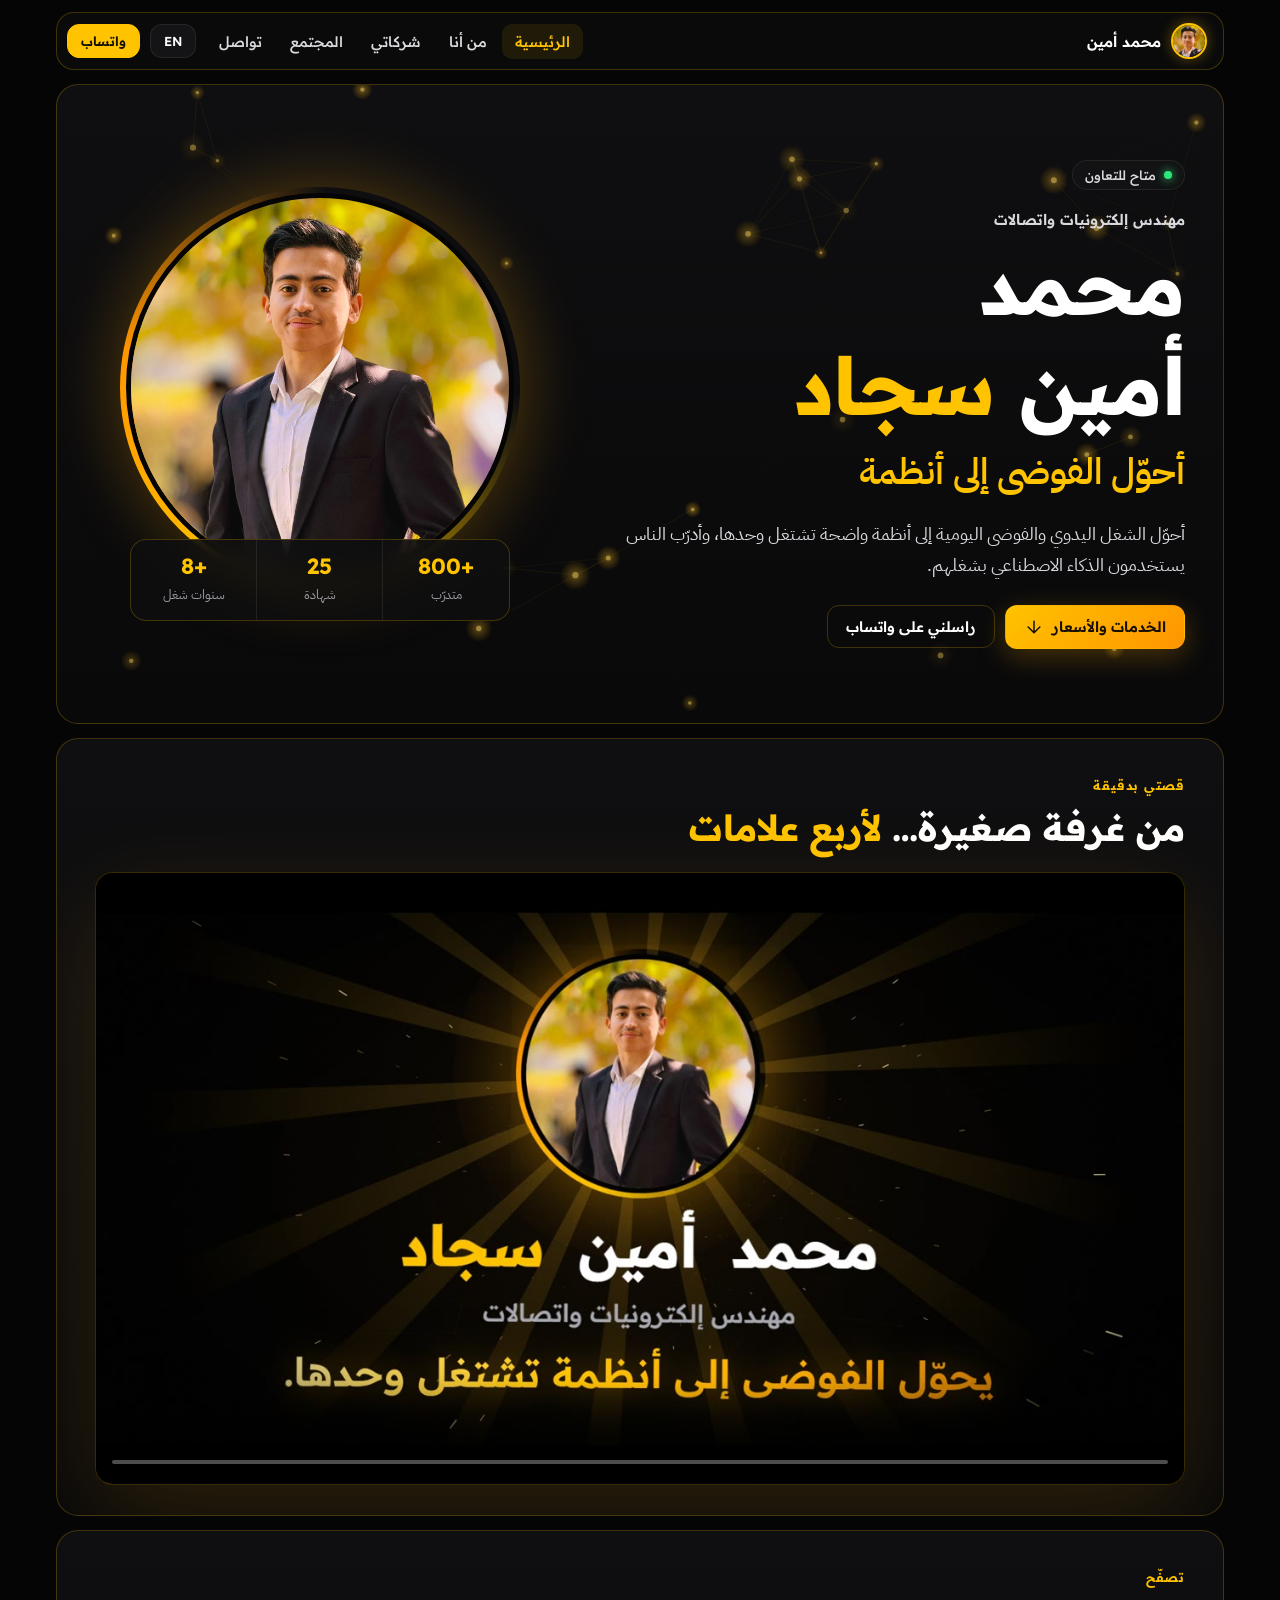
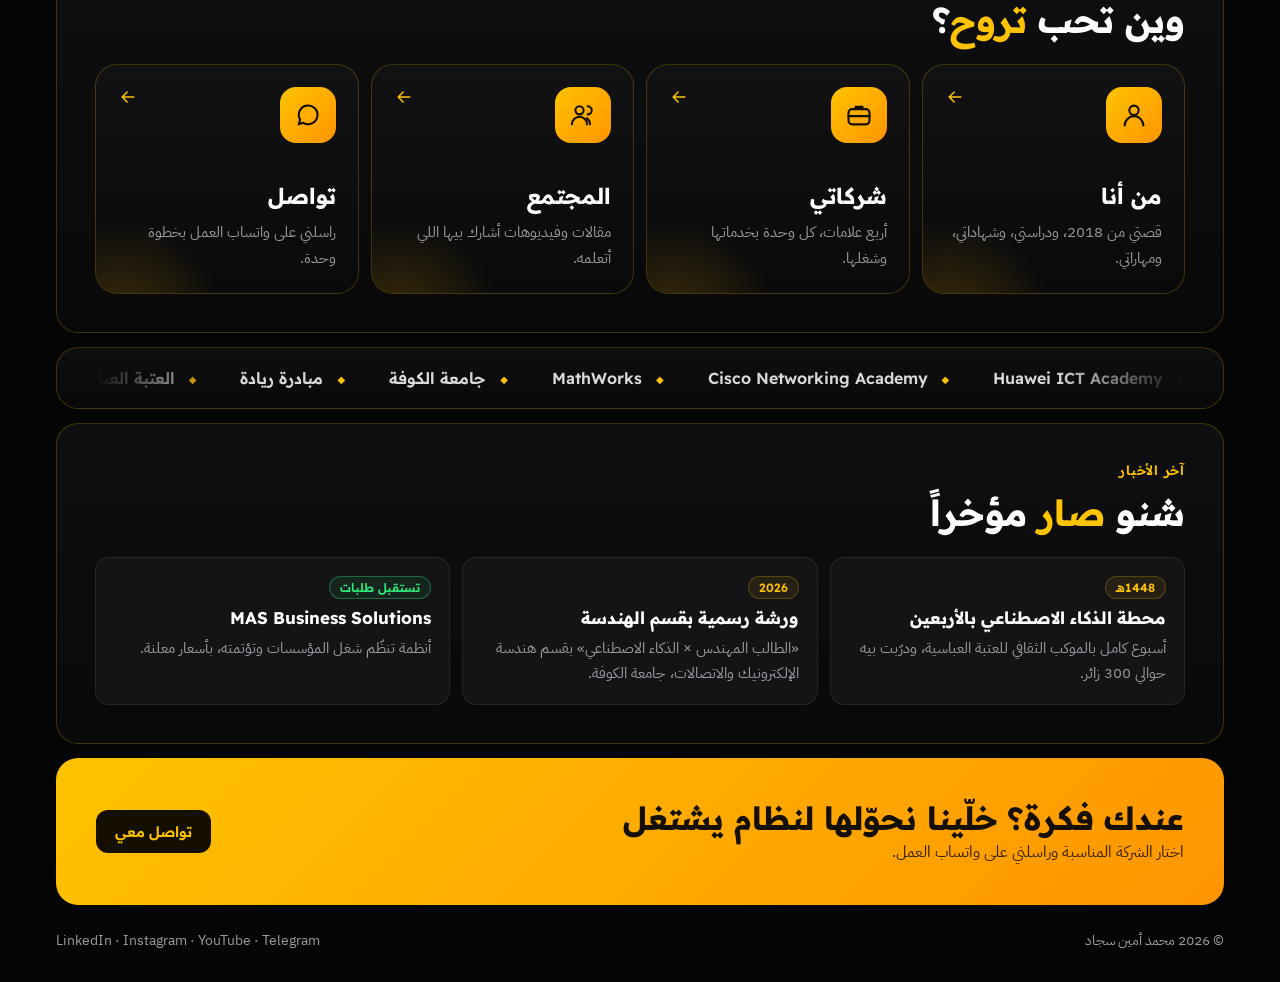
<file: index.html>
<!doctype html>
<html lang="ar" dir="rtl">
<head>
<meta charset="utf-8">
<meta name="viewport" content="width=device-width, initial-scale=1, viewport-fit=cover">
<title>محمد أمين سجاد</title>
<meta name="description" content="مهندس إلكترونيات واتصالات: أنظمة تقنية، وتدريب بالذكاء الاصطناعي، وتسويق ومبيعات.">
<meta property="og:title" content="محمد أمين سجاد">
<meta property="og:description" content="مهندس إلكترونيات واتصالات: أنظمة تقنية، وتدريب بالذكاء الاصطناعي، وتسويق ومبيعات.">
<meta property="og:image" content="https://mohammedameensajjad-web.github.io/assets/og.jpg">
<meta property="og:url" content="https://mohammedameensajjad-web.github.io/">
<meta property="og:type" content="profile">
<meta name="twitter:card" content="summary_large_image">
<meta name="theme-color" content="#050505">
<link rel="icon" href="assets/favicon-64.png" sizes="64x64" type="image/png">
<link rel="icon" href="assets/favicon-32.png" sizes="32x32" type="image/png">
<link rel="apple-touch-icon" href="assets/apple-touch-icon.png">
<link rel="manifest" href="manifest.webmanifest">
<meta name="apple-mobile-web-app-title" content="محمد أمين">
<meta name="apple-mobile-web-app-capable" content="yes">
<meta name="apple-mobile-web-app-status-bar-style" content="black-translucent">
<link rel="stylesheet" href="assets/fonts/fonts.css">
<link rel="stylesheet" href="assets/site.css?v=57b6b9d4">
<script>document.documentElement.classList.add("js")</script>
<style>#splash{position:fixed;inset:0;z-index:200;display:grid;place-items:center;align-content:center;gap:18px;background:#050505;opacity:0;animation:spin-in .4s .35s forwards;transition:opacity .45s;font-family:"Readex Pro",system-ui,sans-serif;color:#fff}
#splash.done{opacity:0!important;animation:none;pointer-events:none}
#splash .sp{position:relative;width:104px;height:104px}
#splash .sp img{position:absolute;inset:10px;width:84px;height:84px;border-radius:50%;object-fit:cover}
#splash .sp i{position:absolute;inset:0;border-radius:50%;border:3px solid rgba(255,195,0,.15);border-top-color:#ffc300;border-right-color:#ff9500;animation:sp-rot 1s linear infinite;box-shadow:0 0 30px rgba(255,170,0,.25)}
#splash b{font-size:17px;font-weight:600;letter-spacing:.02em}
#splash .ln{width:150px;height:3px;border-radius:3px;background:rgba(255,195,0,.15);overflow:hidden}
#splash .ln::after{content:"";display:block;width:40%;height:100%;background:linear-gradient(90deg,#ff9500,#ffc300);animation:sp-ln 1.1s ease-in-out infinite}
@keyframes spin-in{to{opacity:1}}@keyframes sp-rot{to{transform:rotate(360deg)}}@keyframes sp-ln{0%{transform:translateX(-110%)}100%{transform:translateX(260%)}}
@media (prefers-reduced-motion:reduce){#splash .sp i,#splash .ln::after{animation:none}}</style>
</head>
<body data-page="home">
<div id="splash" aria-hidden="true"><div class="sp"><img src="assets/apple-touch-icon.png" alt=""><i></i></div><b>محمد أمين سجاد</b><span class="ln"></span></div>
<header class="nav"><div class="wrap"><div class="bar">
  <a class="brand" href="index.html"><img class="mono" src="assets/apple-touch-icon.png" alt=""><span data-en="Mohammed Ameen">محمد أمين</span></a>
  <nav class="links"><a href="index.html" data-nav="home" data-en="Home">الرئيسية</a><a href="about.html" data-nav="about" data-en="About">من أنا</a><a href="companies.html" data-nav="companies" data-en="Companies">شركاتي</a><a href="community.html" data-nav="community" data-en="Community">المجتمع</a><a href="contact.html" data-nav="contact" data-en="Contact">تواصل</a></nav>
  <button class="pill" id="lang" type="button">EN</button>
  <a class="pill go wa" href="#" target="_blank" data-en="WhatsApp">واتساب</a>
</div></div></header>
<nav class="tabs" aria-label="Pages"><a href="index.html" data-nav="home"><svg class="i" viewBox="0 0 24 24"><path d="M3 11 12 4l9 7"/><path d="M5 10v10h14V10"/></svg><span data-en="Home">الرئيسية</span></a><a href="about.html" data-nav="about"><svg class="i" viewBox="0 0 24 24"><circle cx="12" cy="8" r="4"/><path d="M4 21a8 8 0 0 1 16 0"/></svg><span data-en="About">من أنا</span></a><a href="companies.html" data-nav="companies"><svg class="i" viewBox="0 0 24 24"><rect x="3" y="7" width="18" height="13" rx="3"/><path d="M9 7V5h6v2M3 13h18"/></svg><span data-en="Companies">شركاتي</span></a><a href="community.html" data-nav="community"><svg class="i" viewBox="0 0 24 24"><circle cx="9" cy="8" r="3.5"/><path d="M2.5 20a6.5 6.5 0 0 1 13 0"/><path d="M16 4.5a3.5 3.5 0 0 1 0 7M18 20a6 6 0 0 0-3-5.2"/></svg><span data-en="Community">المجتمع</span></a><a href="contact.html" data-nav="contact"><svg class="i" viewBox="0 0 24 24"><path d="M4 20l1.3-4A8 8 0 1 1 8 18.7z"/></svg><span data-en="Contact">تواصل</span></a></nav>
<main class="wrap">

<section class="panel hero">
  <canvas id="circuit" aria-hidden="true"></canvas>
  <div>
    <span class="status"><i></i><span data-en="Open to collaboration">متاح للتعاون</span></span>
    <p class="kick" data-en="Electronics & Communications Engineer">مهندس إلكترونيات واتصالات</p>
    <h1 data-en="Mohammed Ameen <b>Sajjad</b>">محمد أمين <b>سجاد</b></h1>
    <p class="h2" style="margin-top:6px"><span class="rot" data-words="أحوّل الفوضى إلى أنظمة|أدرّب على الذكاء الاصطناعي|أسوّق وأبيع من 2021|أبني حلول تصنيع محلية" data-words-en="I turn chaos into systems|I train people on AI|I market and sell since 2021|I build local manufacturing"></span></p>
    <p class="lead" data-en="I turn manual work and daily chaos into clear systems that run on their own, and I train people to use AI in their work.">أحوّل الشغل اليدوي والفوضى اليومية إلى أنظمة واضحة تشتغل وحدها، وأدرّب الناس يستخدمون الذكاء الاصطناعي بشغلهم.</p>
    <div class="btns">
      <a class="btn pri" href="mas.html#pricing"><span data-en="Services & prices">الخدمات والأسعار</span><svg class="i" viewBox="0 0 24 24"><path d="M12 5v14M5 12l7 7 7-7"/></svg></a>
      <a class="btn out wa" data-msg="مشروع" data-msg-en="a project" href="#" target="_blank" data-en="Message me on WhatsApp">راسلني على واتساب</a>
    </div>
  </div>
  <div class="photo">
    <div class="frame"><img src="assets/hero.webp" alt="محمد أمين سجاد" fetchpriority="high"></div>
    <div class="stats">
      <div><b data-count="800" data-pre="+">+800</b><span data-en="trained">متدرّب</span></div>
      <div><b data-count="25">25</b><span data-en="certificates">شهادة</span></div>
      <div><b data-count="8" data-pre="+">+8</b><span data-en="years of work">سنوات شغل</span></div>
    </div>
  </div>
</section>

<section class="panel vstory" id="story">
  <div class="row"><div><div class="ph"><span class="lbl" data-en="My story in one minute">قصتي بدقيقة</span></div><h2 class="h2" data-en="From a small room… <em>to four brands</em>">من غرفة صغيرة… <em>لأربع علامات</em></h2></div></div>
  <div class="vwrap">
    <video class="autov" id="introv" playsinline muted loop controls preload="metadata" poster="assets/video/intro-poster.jpg"><source src="assets/video/intro.mp4" type="video/mp4"></video>
  </div>
</section>

<section class="panel rv">
  <div class="row"><div><div class="ph"><span class="lbl" data-en="Explore">تصفّح</span></div><h2 class="h2" data-en="Where would you like to <em>go</em>?">وين تحب <em>تروح</em>؟</h2></div></div>
  <div class="doors">
    <a class="door" href="about.html"><span class="big"><svg class="i" viewBox="0 0 24 24"><circle cx="12" cy="8" r="4"/><path d="M4 21a8 8 0 0 1 16 0"/></svg></span><svg class="i arr" viewBox="0 0 24 24"><path d="M19 12H5M11 6l-6 6 6 6"/></svg><h2 data-en="About me">من أنا</h2><p data-en="My story since 2018, my studies, certificates and skills.">قصتي من 2018، ودراستي، وشهاداتي، ومهاراتي.</p></a>
    <a class="door" href="companies.html"><span class="big"><svg class="i" viewBox="0 0 24 24"><rect x="3" y="7" width="18" height="13" rx="3"/><path d="M9 7V5h6v2M3 13h18"/></svg></span><svg class="i arr" viewBox="0 0 24 24"><path d="M19 12H5M11 6l-6 6 6 6"/></svg><h2 data-en="My companies">شركاتي</h2><p data-en="Four brands, each with its services and work.">أربع علامات، كل وحدة بخدماتها وشغلها.</p></a>
    <a class="door" href="community.html"><span class="big"><svg class="i" viewBox="0 0 24 24"><circle cx="9" cy="8" r="3.5"/><path d="M2.5 20a6.5 6.5 0 0 1 13 0"/><path d="M16 4.5a3.5 3.5 0 0 1 0 7M18 20a6 6 0 0 0-3-5.2"/></svg></span><svg class="i arr" viewBox="0 0 24 24"><path d="M19 12H5M11 6l-6 6 6 6"/></svg><h2 data-en="Community">المجتمع</h2><p data-en="Articles and videos where I share what I learn.">مقالات وفيديوهات أشارك بيها اللي أتعلمه.</p></a>
    <a class="door" href="contact.html"><span class="big"><svg class="i" viewBox="0 0 24 24"><path d="M4 20l1.3-4A8 8 0 1 1 8 18.7z"/></svg></span><svg class="i arr" viewBox="0 0 24 24"><path d="M19 12H5M11 6l-6 6 6 6"/></svg><h2 data-en="Contact">تواصل</h2><p data-en="Message me on the work WhatsApp in one step.">راسلني على واتساب العمل بخطوة وحدة.</p></a>
  </div>
</section>

<section class="panel rv" style="padding-block:20px">
  <div class="marq"><div><b>Huawei ICT Academy</b><b>Cisco Networking Academy</b><b>MathWorks</b><b>جامعة الكوفة</b><b>مبادرة ريادة</b><b>العتبة العباسية</b><b>Green Coding Club</b><b>Edraak</b><b>Huawei ICT Academy</b><b>Cisco Networking Academy</b><b>MathWorks</b><b>جامعة الكوفة</b><b>مبادرة ريادة</b><b>العتبة العباسية</b><b>Green Coding Club</b><b>Edraak</b></div></div>
</section>

<section class="panel rv">
  <div class="row"><div><div class="ph"><span class="lbl" data-en="Latest">آخر الأخبار</span></div><h2 class="h2" data-en="What <em>happened</em> lately">شنو <em>صار</em> مؤخراً</h2></div></div>
  <div class="grid g3">
    <a class="card" href="academy.html"><span class="tag soon">1448هـ</span><h3 data-en="AI station at Arbaeen">محطة الذكاء الاصطناعي بالأربعين</h3><p data-en="A full week at the Al-Abbas Shrine cultural procession, about 300 visitors trained.">أسبوع كامل بالموكب الثقافي للعتبة العباسية، ودرّبت بيه حوالي 300 زائر.</p></a>
    <a class="card" href="academy.html"><span class="tag soon">2026</span><h3 data-en="Official department workshop">ورشة رسمية بقسم الهندسة</h3><p data-en="“The Engineering Student × AI” at the ECE Department, University of Kufa.">«الطالب المهندس × الذكاء الاصطناعي» بقسم هندسة الإلكترونيك والاتصالات، جامعة الكوفة.</p></a>
    <a class="card" href="mas.html"><span class="tag live" data-en="Taking orders">تستقبل طلبات</span><h3 data-en="MAS Business Solutions">MAS Business Solutions</h3><p data-en="Systems that organise and automate business work, with published prices.">أنظمة تنظّم شغل المؤسسات وتؤتمته، بأسعار معلنة.</p></a>
  </div>
</section>
<section class="cta rv"><div><h2 data-en="Have an idea? Let's turn it into a working system">عندك فكرة؟ خلّينا نحوّلها لنظام يشتغل</h2><p data-en="Pick the right company and message me on the work WhatsApp.">اختار الشركة المناسبة وراسلني على واتساب العمل.</p></div>
  <div class="btns"><a class="btn" href="contact.html" data-en="Contact me">تواصل معي</a></div></section>
</main>
<footer><div class="wrap"><span>© <span id="yr"></span> <span data-en="Mohammed Ameen Sajjad">محمد أمين سجاد</span></span>
<span><a href="https://www.linkedin.com/in/mohammed-ameen-%D9%85%D8%AD%D9%85%D8%AF-%D8%A3%D9%85%D9%8A%D9%86-b5b935246" target="_blank">LinkedIn</a> · <a href="https://www.instagram.com/247_mas" target="_blank">Instagram</a> · <a href="https://www.youtube.com/@27_mas" target="_blank">YouTube</a> · <a class="tg" data-id="" href="#" target="_blank">Telegram</a></span></div></footer>
<script src="assets/site.js?v=968460df"></script>
</body>
</html>
</file>
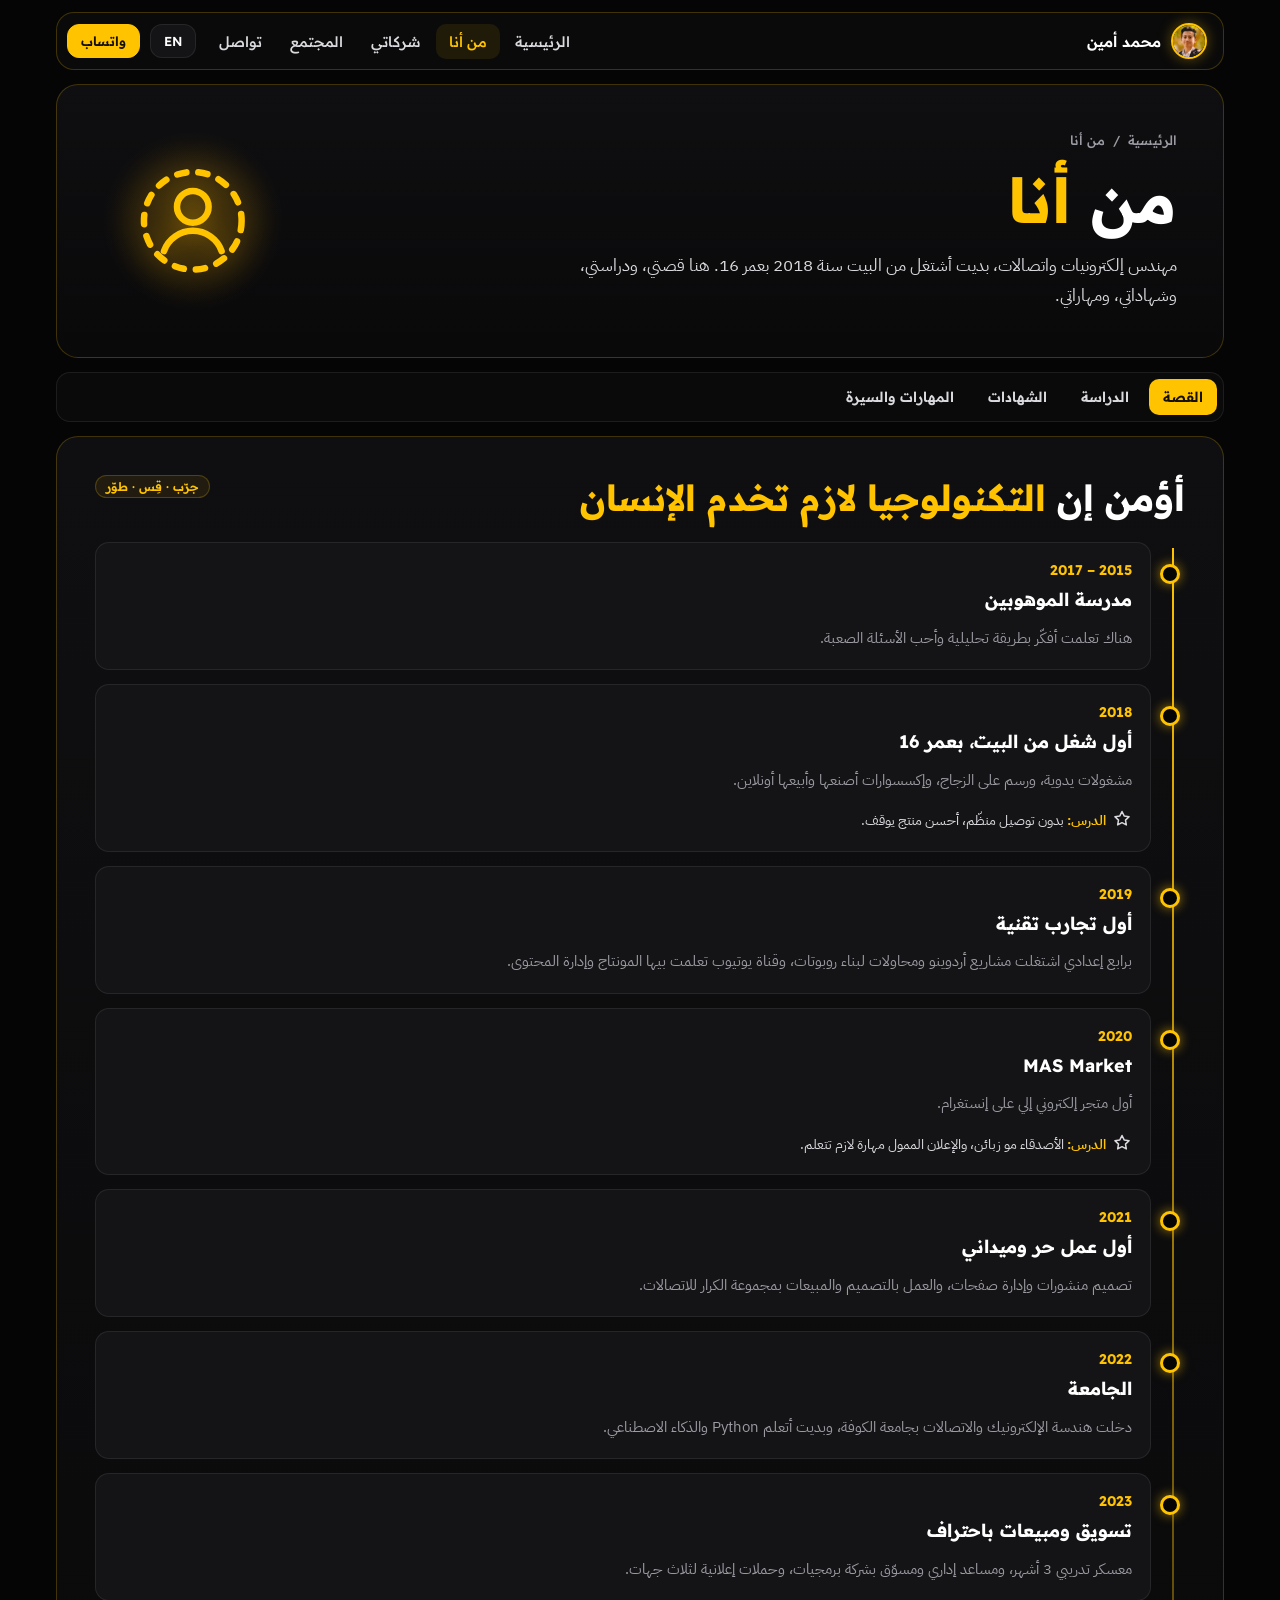
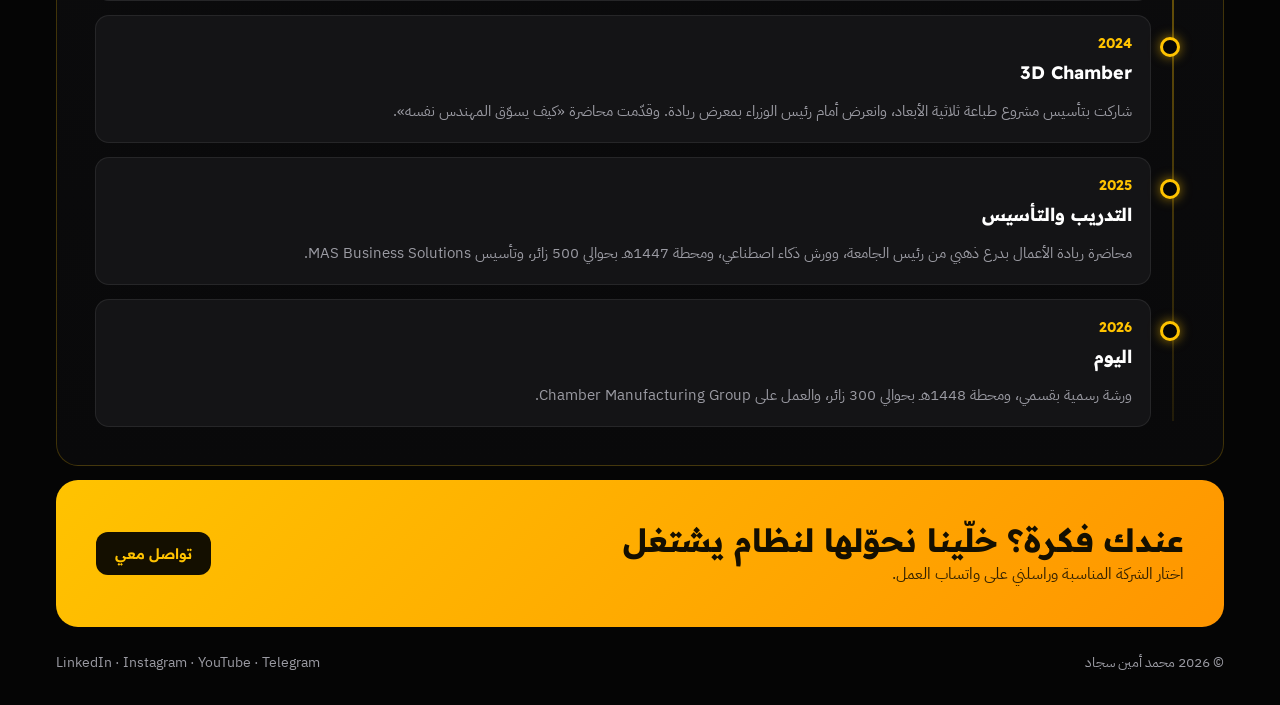
<file: about.html>
<!doctype html>
<html lang="ar" dir="rtl">
<head>
<meta charset="utf-8">
<meta name="viewport" content="width=device-width, initial-scale=1, viewport-fit=cover">
<title>من أنا · محمد أمين سجاد</title>
<meta name="description" content="قصة محمد أمين سجاد من 2018، ودراسته، وشهاداته، ومهاراته.">
<meta property="og:title" content="من أنا · محمد أمين سجاد">
<meta property="og:description" content="قصة محمد أمين سجاد من 2018، ودراسته، وشهاداته، ومهاراته.">
<meta property="og:image" content="https://mohammedameensajjad-web.github.io/assets/og.jpg">
<meta property="og:url" content="https://mohammedameensajjad-web.github.io/about.html">
<meta property="og:type" content="profile">
<meta name="twitter:card" content="summary_large_image">
<meta name="theme-color" content="#050505">
<link rel="icon" href="assets/favicon-64.png" sizes="64x64" type="image/png">
<link rel="icon" href="assets/favicon-32.png" sizes="32x32" type="image/png">
<link rel="apple-touch-icon" href="assets/apple-touch-icon.png">
<link rel="manifest" href="manifest.webmanifest">
<meta name="apple-mobile-web-app-title" content="محمد أمين">
<meta name="apple-mobile-web-app-capable" content="yes">
<meta name="apple-mobile-web-app-status-bar-style" content="black-translucent">
<link rel="stylesheet" href="assets/fonts/fonts.css">
<link rel="stylesheet" href="assets/site.css?v=57b6b9d4">
<script>document.documentElement.classList.add("js")</script>
<style>#splash{position:fixed;inset:0;z-index:200;display:grid;place-items:center;align-content:center;gap:18px;background:#050505;opacity:0;animation:spin-in .4s .35s forwards;transition:opacity .45s;font-family:"Readex Pro",system-ui,sans-serif;color:#fff}
#splash.done{opacity:0!important;animation:none;pointer-events:none}
#splash .sp{position:relative;width:104px;height:104px}
#splash .sp img{position:absolute;inset:10px;width:84px;height:84px;border-radius:50%;object-fit:cover}
#splash .sp i{position:absolute;inset:0;border-radius:50%;border:3px solid rgba(255,195,0,.15);border-top-color:#ffc300;border-right-color:#ff9500;animation:sp-rot 1s linear infinite;box-shadow:0 0 30px rgba(255,170,0,.25)}
#splash b{font-size:17px;font-weight:600;letter-spacing:.02em}
#splash .ln{width:150px;height:3px;border-radius:3px;background:rgba(255,195,0,.15);overflow:hidden}
#splash .ln::after{content:"";display:block;width:40%;height:100%;background:linear-gradient(90deg,#ff9500,#ffc300);animation:sp-ln 1.1s ease-in-out infinite}
@keyframes spin-in{to{opacity:1}}@keyframes sp-rot{to{transform:rotate(360deg)}}@keyframes sp-ln{0%{transform:translateX(-110%)}100%{transform:translateX(260%)}}
@media (prefers-reduced-motion:reduce){#splash .sp i,#splash .ln::after{animation:none}}</style>
</head>
<body data-page="about">
<div id="splash" aria-hidden="true"><div class="sp"><img src="assets/apple-touch-icon.png" alt=""><i></i></div><b>محمد أمين سجاد</b><span class="ln"></span></div>
<header class="nav"><div class="wrap"><div class="bar">
  <a class="brand" href="index.html"><img class="mono" src="assets/apple-touch-icon.png" alt=""><span data-en="Mohammed Ameen">محمد أمين</span></a>
  <nav class="links"><a href="index.html" data-nav="home" data-en="Home">الرئيسية</a><a href="about.html" data-nav="about" data-en="About">من أنا</a><a href="companies.html" data-nav="companies" data-en="Companies">شركاتي</a><a href="community.html" data-nav="community" data-en="Community">المجتمع</a><a href="contact.html" data-nav="contact" data-en="Contact">تواصل</a></nav>
  <button class="pill" id="lang" type="button">EN</button>
  <a class="pill go wa" href="#" target="_blank" data-en="WhatsApp">واتساب</a>
</div></div></header>
<nav class="tabs" aria-label="Pages"><a href="index.html" data-nav="home"><svg class="i" viewBox="0 0 24 24"><path d="M3 11 12 4l9 7"/><path d="M5 10v10h14V10"/></svg><span data-en="Home">الرئيسية</span></a><a href="about.html" data-nav="about"><svg class="i" viewBox="0 0 24 24"><circle cx="12" cy="8" r="4"/><path d="M4 21a8 8 0 0 1 16 0"/></svg><span data-en="About">من أنا</span></a><a href="companies.html" data-nav="companies"><svg class="i" viewBox="0 0 24 24"><rect x="3" y="7" width="18" height="13" rx="3"/><path d="M9 7V5h6v2M3 13h18"/></svg><span data-en="Companies">شركاتي</span></a><a href="community.html" data-nav="community"><svg class="i" viewBox="0 0 24 24"><circle cx="9" cy="8" r="3.5"/><path d="M2.5 20a6.5 6.5 0 0 1 13 0"/><path d="M16 4.5a3.5 3.5 0 0 1 0 7M18 20a6 6 0 0 0-3-5.2"/></svg><span data-en="Community">المجتمع</span></a><a href="contact.html" data-nav="contact"><svg class="i" viewBox="0 0 24 24"><path d="M4 20l1.3-4A8 8 0 1 1 8 18.7z"/></svg><span data-en="Contact">تواصل</span></a></nav>
<main class="wrap">
<section class="panel band">
  <div><div class="crumb"><a href="index.html" data-en="Home">الرئيسية</a><span>/</span><span data-en="About">من أنا</span></div>
    <h1 data-en="About <em>me</em>">من <em>أنا</em></h1>
    <p class="lead" data-en="An Electronics & Communications engineer who started working from home in 2018, at 16. Here are my story, studies, certificates and skills.">مهندس إلكترونيات واتصالات، بديت أشتغل من البيت سنة 2018 بعمر 16. هنا قصتي، ودراستي، وشهاداتي، ومهاراتي.</p></div>
  <div class="emblem" aria-hidden="true"><svg viewBox="0 0 24 24"><circle class="spin-slow" cx="12" cy="12" r="10.5" stroke-dasharray="2 2.6"/><circle cx="12" cy="9" r="3.4"/><path d="M5.8 18.5a6.6 6.6 0 0 1 12.4 0"/></svg></div>
</section>

<div class="stabs" role="tablist">
  <button type="button" data-tab="story" data-en="My story">القصة</button>
  <button type="button" data-tab="study" data-en="Studies">الدراسة</button>
  <button type="button" data-tab="certs" data-en="Certificates">الشهادات</button>
  <button type="button" data-tab="skills" data-en="Skills & CV">المهارات والسيرة</button>
</div>

<section class="panel tabpane" id="story">
  <div class="row"><div><h2 class="h2" data-en="I believe <em>technology must serve people</em>">أؤمن إن <em>التكنولوجيا لازم تخدم الإنسان</em></h2></div><span class="tag soon" data-en="Experiment · Measure · Improve">جرّب · قِس · طوّر</span></div>
  <div class="story"><div class="st rv"><div class="card"><div class="yr">2015 – 2017</div><h3 data-en="School for the Gifted">مدرسة الموهوبين</h3><p data-en="Where I learned to think analytically and enjoy hard questions.">هناك تعلمت أفكّر بطريقة تحليلية وأحب الأسئلة الصعبة.</p></div></div><div class="st rv"><div class="card"><div class="yr">2018</div><h3 data-en="First work from home, at 16">أول شغل من البيت، بعمر 16</h3><p data-en="Handmade crafts, glass painting and accessories that I made and sold online.">مشغولات يدوية، ورسم على الزجاج، وإكسسوارات أصنعها وأبيعها أونلاين.</p><div class="lesson"><svg class="i" viewBox="0 0 24 24"><path d="m12 3 2.6 5.3 5.9.9-4.3 4.1 1 5.8L12 16.4 6.8 19.1l1-5.8L3.5 9.2l5.9-.9z"/></svg><span><b data-en="Lesson:">الدرس:</b> <span data-en="Without organised delivery, even a good product stops.">بدون توصيل منظّم، أحسن منتج يوقف.</span></span></div></div></div><div class="st rv"><div class="card"><div class="yr">2019</div><h3 data-en="First tech experiments">أول تجارب تقنية</h3><p data-en="In 10th grade I worked on Arduino projects and attempts to build robots, and ran a YouTube channel where I learned editing and content management.">برابع إعدادي اشتغلت مشاريع أردوينو ومحاولات لبناء روبوتات، وقناة يوتيوب تعلمت بيها المونتاج وإدارة المحتوى.</p></div></div><div class="st rv"><div class="card"><div class="yr">2020</div><h3 data-en="MAS Market">MAS Market</h3><p data-en="My first online store, on Instagram.">أول متجر إلكتروني إلي على إنستغرام.</p><div class="lesson"><svg class="i" viewBox="0 0 24 24"><path d="m12 3 2.6 5.3 5.9.9-4.3 4.1 1 5.8L12 16.4 6.8 19.1l1-5.8L3.5 9.2l5.9-.9z"/></svg><span><b data-en="Lesson:">الدرس:</b> <span data-en="Friends are not customers, and paid ads are a skill you must learn.">الأصدقاء مو زبائن، والإعلان الممول مهارة لازم تتعلم.</span></span></div></div></div><div class="st rv"><div class="card"><div class="yr">2021</div><h3 data-en="First freelance and field work">أول عمل حر وميداني</h3><p data-en="Designing posts and managing pages, and working in design and sales at Al-Karar Group for Telecommunications.">تصميم منشورات وإدارة صفحات، والعمل بالتصميم والمبيعات بمجموعة الكرار للاتصالات.</p></div></div><div class="st rv"><div class="card"><div class="yr">2022</div><h3 data-en="University">الجامعة</h3><p data-en="I joined Electronics & Communications Engineering at the University of Kufa and started learning Python and AI.">دخلت هندسة الإلكترونيك والاتصالات بجامعة الكوفة، وبديت أتعلم Python والذكاء الاصطناعي.</p></div></div><div class="st rv"><div class="card"><div class="yr">2023</div><h3 data-en="Marketing and sales, professionally">تسويق ومبيعات باحتراف</h3><p data-en="A 3-month bootcamp, administrative assistant and marketer at a software company, and ad campaigns for three clients.">معسكر تدريبي 3 أشهر، ومساعد إداري ومسوّق بشركة برمجيات، وحملات إعلانية لثلاث جهات.</p></div></div><div class="st rv"><div class="card"><div class="yr">2024</div><h3 data-en="3D Chamber">3D Chamber</h3><p data-en="I co-founded a 3D-printing project that was presented to the Prime Minister at the Riyada exhibition, and gave the talk “How engineers market themselves”.">شاركت بتأسيس مشروع طباعة ثلاثية الأبعاد، وانعرض أمام رئيس الوزراء بمعرض ريادة. وقدّمت محاضرة «كيف يسوّق المهندس نفسه».</p></div></div><div class="st rv"><div class="card"><div class="yr">2025</div><h3 data-en="Training and founding">التدريب والتأسيس</h3><p data-en="An entrepreneurship keynote with a golden shield from the university president, AI workshops, the 1447 AH station with about 500 visitors, and founding MAS Business Solutions.">محاضرة ريادة الأعمال بدرع ذهبي من رئيس الجامعة، وورش ذكاء اصطناعي، ومحطة 1447هـ بحوالي 500 زائر، وتأسيس MAS Business Solutions.</p></div></div><div class="st rv"><div class="card"><div class="yr">2026</div><h3 data-en="Today">اليوم</h3><p data-en="An official workshop in my department, the 1448 AH station with about 300 visitors, and work on Chamber Manufacturing Group.">ورشة رسمية بقسمي، ومحطة 1448هـ بحوالي 300 زائر، والعمل على Chamber Manufacturing Group.</p></div></div></div>
</section>

<section class="panel tabpane" id="study" hidden>
  <div class="row"><div><h2 class="h2" data-en="Studies">الدراسة</h2></div></div>
  <div class="grid g2">
    <div class="card"><div class="ic"><svg class="i" viewBox="0 0 24 24"><path d="M22 10 12 5 2 10l10 5 10-5z"/><path d="M6 12v5c3 2 9 2 12 0v-5"/></svg></div><h3 data-en="B.Sc. Electronics & Communications Engineering">بكالوريوس هندسة الإلكترونيات والاتصالات</h3><p data-en="University of Kufa · final year">جامعة الكوفة · المرحلة الأخيرة</p></div>
    <div class="card"><div class="ic"><svg class="i" viewBox="0 0 24 24"><path d="m12 3 2.6 5.3 5.9.9-4.3 4.1 1 5.8L12 16.4 6.8 19.1l1-5.8L3.5 9.2l5.9-.9z"/></svg></div><h3 data-en="School for the Gifted">مدرسة الموهوبين</h3><p>2015 – 2017</p></div>
  </div>
  <h3 class="sub" data-en="Study projects">مشاريع دراسية</h3>
  <p class="muted" style="margin-bottom:14px" data-en="Projects done within my courses, not services I offer. Research papers appear only after peer review and publication.">مشاريع ضمن المواد الدراسية، مو خدمات أقدّمها. والأوراق البحثية تنعرض بعد ما تتحكّم وتنشر.</p>
  <div class="grid g3"><div class="card hov rv"><div class="ic"><svg class="i" viewBox="0 0 24 24"><rect x="5" y="5" width="14" height="14" rx="3"/><path d="M9 9h6v6H9zM9 2v3M15 2v3M9 19v3M15 19v3M2 9h3M2 15h3M19 9h3M19 15h3"/></svg></div><h3 data-en="Arduino ultrasonic parking sensor">حساس وقوف للسيارات بالأردوينو</h3><p data-en="Embedded systems course">مادة الأنظمة المدمجة</p></div><div class="card hov rv"><div class="ic"><svg class="i" viewBox="0 0 24 24"><rect x="5" y="5" width="14" height="14" rx="3"/><path d="M9 9h6v6H9zM9 2v3M15 2v3M9 19v3M15 19v3M2 9h3M2 15h3M19 9h3M19 15h3"/></svg></div><h3 data-en="PCB design for an IR remote">تصميم دائرة PCB لريموت بالأشعة تحت الحمراء</h3><p data-en="Circuit design course">مادة تصميم الدوائر</p></div><div class="card hov rv"><div class="ic"><svg class="i" viewBox="0 0 24 24"><rect x="5" y="5" width="14" height="14" rx="3"/><path d="M9 9h6v6H9zM9 2v3M15 2v3M9 19v3M15 19v3M2 9h3M2 15h3M19 9h3M19 15h3"/></svg></div><h3 data-en="LTI system simulation using convolution">محاكاة الأنظمة الخطية بالالتفاف</h3><p data-en="Communications course">مادة الاتصالات</p></div><div class="card hov rv"><div class="ic"><svg class="i" viewBox="0 0 24 24"><rect x="5" y="5" width="14" height="14" rx="3"/><path d="M9 9h6v6H9zM9 2v3M15 2v3M9 19v3M15 19v3M2 9h3M2 15h3M19 9h3M19 15h3"/></svg></div><h3 data-en="AM, FM and PM modulation">محاكاة التضمين AM وFM وPM</h3><p data-en="Communications course">مادة الاتصالات</p></div><div class="card hov rv"><div class="ic"><svg class="i" viewBox="0 0 24 24"><rect x="5" y="5" width="14" height="14" rx="3"/><path d="M9 9h6v6H9zM9 2v3M15 2v3M9 19v3M15 19v3M2 9h3M2 15h3M19 9h3M19 15h3"/></svg></div><h3 data-en="Multistage MOSFET amplifier report">تقرير مكبّر MOSFET متعدد المراحل</h3><p data-en="Electronics course">مادة الإلكترونيك</p></div></div>
</section>

<section class="panel tabpane" id="certs" hidden>
  <div class="row"><div><h2 class="h2" data-en="Proof, <em>not promises</em>">إثباتات، <em>مو وعود</em></h2></div><p class="muted" data-en="Every certificate opens for viewing. Personal details are hidden.">كل شهادة تنفتح للعرض، والبيانات الشخصية مخفية.</p></div>
  <div class="filters" id="cfilters"></div>
  <div class="cgrid" id="certlist"></div>
  <div class="btns" style="margin-top:16px"><button class="btn out" data-doc="certs" type="button" data-en="Browse all certificate pages">تصفّح صفحات كل الشهادات</button></div>
</section>

<section class="panel tabpane" id="skills" hidden>
  <div class="row"><div><h2 class="h2" data-en="What I <em>practise</em> every day">اللي <em>أمارسه</em> يومياً</h2></div><p class="muted" data-en="Skills I use in real work. Subjects I am still studying are not listed.">مهارات أستخدمها بشغل حقيقي. المواد اللي بعدني أدرسها ما مذكورة هنا.</p></div>
  <div class="grid g3">
    <div class="card"><div class="ic"><svg class="i" viewBox="0 0 24 24"><rect x="5" y="5" width="14" height="14" rx="3"/><path d="M9 9h6v6H9zM9 2v3M15 2v3M9 19v3M15 19v3M2 9h3M2 15h3M19 9h3M19 15h3"/></svg></div><h3 data-en="AI & automation">الذكاء الاصطناعي والأتمتة</h3><div class="chips"><span>AI Agents</span><span>Prompt Engineering</span><span>Local LLMs</span></div></div>
    <div class="card"><div class="ic"><svg class="i" viewBox="0 0 24 24"><path d="M3 11v2a1 1 0 0 0 1 1h3l5 4V6L7 10H4a1 1 0 0 0-1 1z"/><path d="M16 9a4 4 0 0 1 0 6M19 6a8 8 0 0 1 0 12"/></svg></div><h3 data-en="Marketing & sales">التسويق والمبيعات</h3><div class="chips"><span data-en="Paid ads">الإعلانات الممولة</span><span data-en="Content plans">خطط المحتوى</span><span data-en="Direct sales">المبيعات المباشرة</span><span data-en="Project management">إدارة المشاريع</span></div></div>
    <div class="card"><div class="ic"><svg class="i" viewBox="0 0 24 24"><path d="M3 5h18v11H3zM8 21h8M12 16v5"/></svg></div><h3 data-en="Training & speaking">التدريب والإلقاء</h3><div class="chips"><span>TOT · ADDIE</span><span>Public Speaking</span><span>Storytelling</span><span>Canva · CapCut</span></div></div>
  </div>
  <h3 class="sub" data-en="My CV">سيرتي الذاتية</h3>
  <div class="cv"><div><h3 data-en="Curriculum Vitae · two pages">السيرة الذاتية · صفحتين</h3><p data-en="Experience, education, skills and certificates. View only.">الخبرة، والتعليم، والمهارات، والشهادات. للعرض فقط.</p></div><button class="btn pri" data-doc="cv" type="button" data-en="View CV">اعرض السيرة الذاتية</button></div>
  <h3 class="sub" data-en="12 books I applied, not just read">12 كتاب طبّقتها، مو بس قريتها</h3>
  <div class="books"><button type="button" class="book"><span class="cover"><img src="assets/books/zero-to-one.webp" alt="Zero to One" loading="lazy"></span><b>Zero to One</b><small>Peter Thiel</small></button><button type="button" class="book"><span class="cover"><img src="assets/books/e-myth.webp" alt="The E-Myth Revisited" loading="lazy"></span><b>The E-Myth Revisited</b><small>Michael Gerber</small></button><button type="button" class="book"><span class="cover"><img src="assets/books/traction.webp" alt="Traction" loading="lazy"></span><b>Traction</b><small>Gino Wickman</small></button><button type="button" class="book"><span class="cover"><img src="assets/books/1-page-marketing.webp" alt="The 1-Page Marketing Plan" loading="lazy"></span><b>The 1-Page Marketing Plan</b><small>Allan Dib</small></button><button type="button" class="book"><span class="cover"><img src="assets/books/sales-machine.webp" alt="The Ultimate Sales Machine" loading="lazy"></span><b>The Ultimate Sales Machine</b><small>Chet Holmes</small></button><button type="button" class="book"><span class="cover"><img src="assets/books/sell-anything.webp" alt="How to Sell Anything to Anybody" loading="lazy"></span><b>How to Sell Anything to Anybody</b><small>Joe Girard</small></button><button type="button" class="book"><span class="cover"><img src="assets/books/show-your-work.webp" alt="Show Your Work!" loading="lazy"></span><b>Show Your Work!</b><small>Austin Kleon</small></button><button type="button" class="book"><span class="cover"><img src="assets/books/power-of-habit.webp" alt="The Power of Habit" loading="lazy"></span><b>The Power of Habit</b><small>Charles Duhigg</small></button><button type="button" class="book"><span class="cover"><img src="assets/books/six-hats.webp" alt="Six Thinking Hats" loading="lazy"></span><b>Six Thinking Hats</b><small>Edward de Bono</small></button><button type="button" class="book"><span class="cover"><img src="assets/books/win-friends.webp" alt="How to Win Friends and Influence People" loading="lazy"></span><b>How to Win Friends and Influence People</b><small>Dale Carnegie</small></button><button type="button" class="book"><span class="cover"><img src="assets/books/influence.webp" alt="Influence" loading="lazy"></span><b>Influence</b><small>Robert Cialdini</small></button><button type="button" class="book"><span class="cover"><img src="assets/books/48-laws.webp" alt="The 48 Laws of Power" loading="lazy"></span><b>The 48 Laws of Power</b><small>Robert Greene</small></button></div>
  <p class="note" style="margin-top:14px;font-size:12.5px" data-en="Book covers belong to their publishers and are shown only to identify each book. Source: Open Library.">أغلفة الكتب ملك ناشريها، ومعروضة فقط للإشارة للكتاب. المصدر: Open Library.</p>
</section>
<section class="cta rv"><div><h2 data-en="Have an idea? Let's turn it into a working system">عندك فكرة؟ خلّينا نحوّلها لنظام يشتغل</h2><p data-en="Pick the right company and message me on the work WhatsApp.">اختار الشركة المناسبة وراسلني على واتساب العمل.</p></div>
  <div class="btns"><a class="btn" href="contact.html" data-en="Contact me">تواصل معي</a></div></section>
</main>
<footer><div class="wrap"><span>© <span id="yr"></span> <span data-en="Mohammed Ameen Sajjad">محمد أمين سجاد</span></span>
<span><a href="https://www.linkedin.com/in/mohammed-ameen-%D9%85%D8%AD%D9%85%D8%AF-%D8%A3%D9%85%D9%8A%D9%86-b5b935246" target="_blank">LinkedIn</a> · <a href="https://www.instagram.com/247_mas" target="_blank">Instagram</a> · <a href="https://www.youtube.com/@27_mas" target="_blank">YouTube</a> · <a class="tg" data-id="" href="#" target="_blank">Telegram</a></span></div></footer>
<script src="assets/site.js?v=968460df"></script>
</body>
</html>
</file>
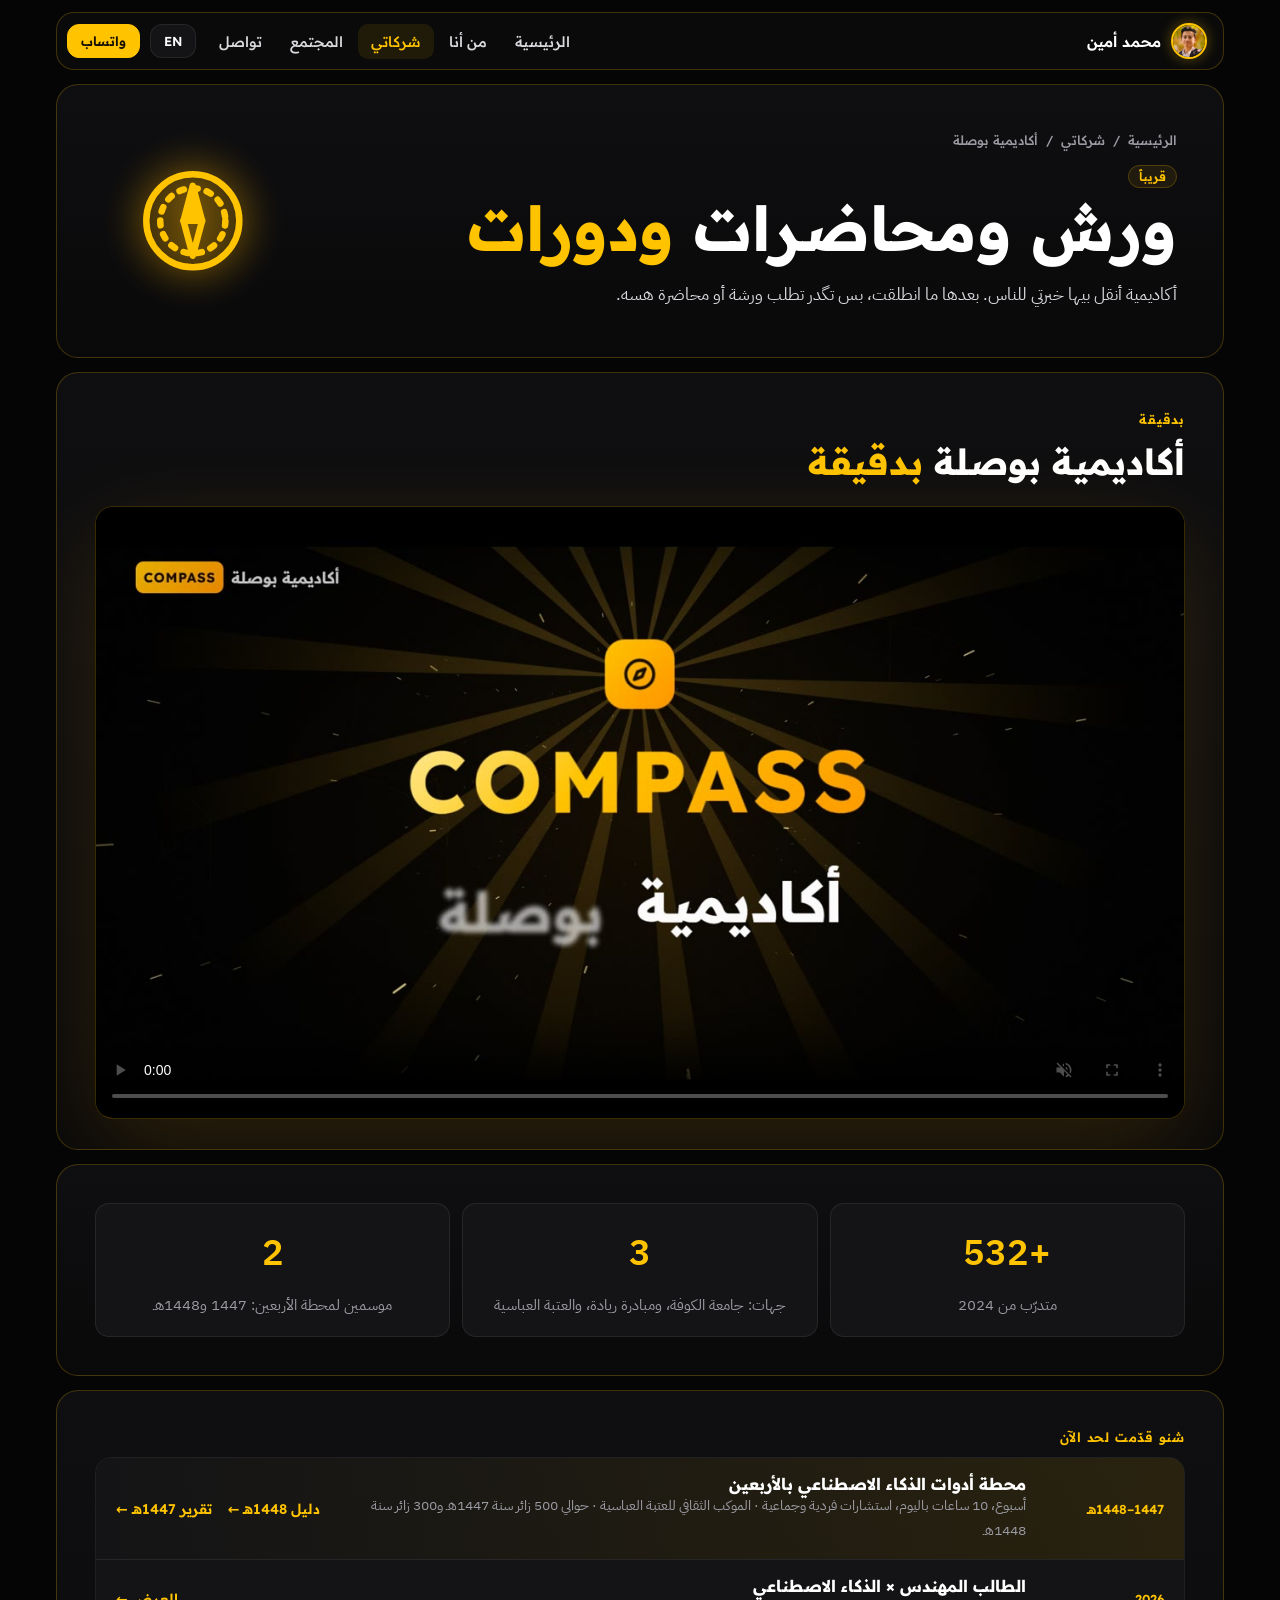
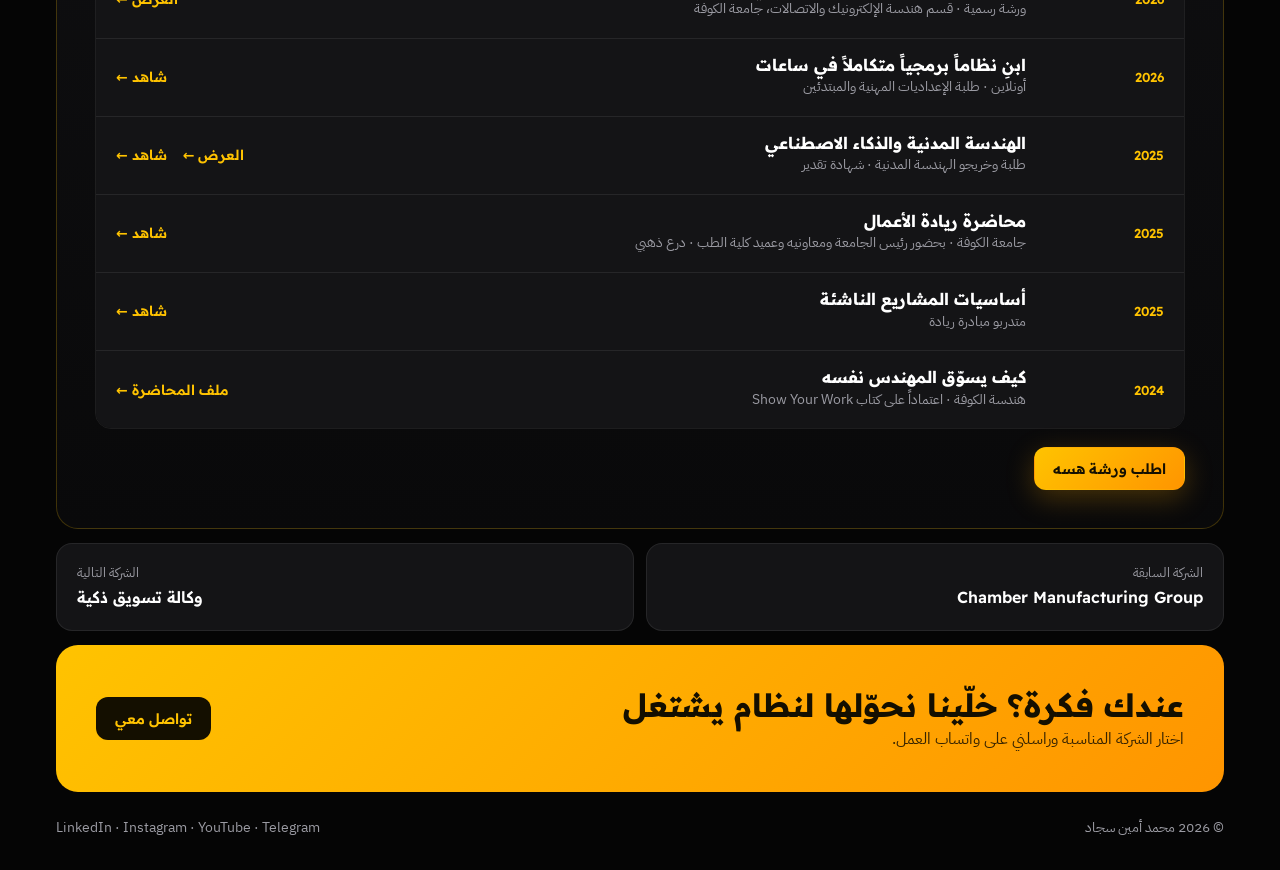
<file: academy.html>
<!doctype html>
<html lang="ar" dir="rtl">
<head>
<meta charset="utf-8">
<meta name="viewport" content="width=device-width, initial-scale=1, viewport-fit=cover">
<title>أكاديمية بوصلة · محمد أمين سجاد</title>
<meta name="description" content="ورش ومحاضرات ودورات بالذكاء الاصطناعي وريادة الأعمال. أكثر من 800 متدرّب من 2024.">
<meta property="og:title" content="أكاديمية بوصلة · محمد أمين سجاد">
<meta property="og:description" content="ورش ومحاضرات ودورات بالذكاء الاصطناعي وريادة الأعمال. أكثر من 800 متدرّب من 2024.">
<meta property="og:image" content="https://mohammedameensajjad-web.github.io/assets/og.jpg">
<meta property="og:url" content="https://mohammedameensajjad-web.github.io/academy.html">
<meta property="og:type" content="profile">
<meta name="twitter:card" content="summary_large_image">
<meta name="theme-color" content="#050505">
<link rel="icon" href="assets/favicon-64.png" sizes="64x64" type="image/png">
<link rel="icon" href="assets/favicon-32.png" sizes="32x32" type="image/png">
<link rel="apple-touch-icon" href="assets/apple-touch-icon.png">
<link rel="manifest" href="manifest.webmanifest">
<meta name="apple-mobile-web-app-title" content="محمد أمين">
<meta name="apple-mobile-web-app-capable" content="yes">
<meta name="apple-mobile-web-app-status-bar-style" content="black-translucent">
<link rel="stylesheet" href="assets/fonts/fonts.css">
<link rel="stylesheet" href="assets/site.css?v=57b6b9d4">
<script>document.documentElement.classList.add("js")</script>
<style>#splash{position:fixed;inset:0;z-index:200;display:grid;place-items:center;align-content:center;gap:18px;background:#050505;opacity:0;animation:spin-in .4s .35s forwards;transition:opacity .45s;font-family:"Readex Pro",system-ui,sans-serif;color:#fff}
#splash.done{opacity:0!important;animation:none;pointer-events:none}
#splash .sp{position:relative;width:104px;height:104px}
#splash .sp img{position:absolute;inset:10px;width:84px;height:84px;border-radius:50%;object-fit:cover}
#splash .sp i{position:absolute;inset:0;border-radius:50%;border:3px solid rgba(255,195,0,.15);border-top-color:#ffc300;border-right-color:#ff9500;animation:sp-rot 1s linear infinite;box-shadow:0 0 30px rgba(255,170,0,.25)}
#splash b{font-size:17px;font-weight:600;letter-spacing:.02em}
#splash .ln{width:150px;height:3px;border-radius:3px;background:rgba(255,195,0,.15);overflow:hidden}
#splash .ln::after{content:"";display:block;width:40%;height:100%;background:linear-gradient(90deg,#ff9500,#ffc300);animation:sp-ln 1.1s ease-in-out infinite}
@keyframes spin-in{to{opacity:1}}@keyframes sp-rot{to{transform:rotate(360deg)}}@keyframes sp-ln{0%{transform:translateX(-110%)}100%{transform:translateX(260%)}}
@media (prefers-reduced-motion:reduce){#splash .sp i,#splash .ln::after{animation:none}}</style>
</head>
<body data-page="companies">
<div id="splash" aria-hidden="true"><div class="sp"><img src="assets/apple-touch-icon.png" alt=""><i></i></div><b>محمد أمين سجاد</b><span class="ln"></span></div>
<header class="nav"><div class="wrap"><div class="bar">
  <a class="brand" href="index.html"><img class="mono" src="assets/apple-touch-icon.png" alt=""><span data-en="Mohammed Ameen">محمد أمين</span></a>
  <nav class="links"><a href="index.html" data-nav="home" data-en="Home">الرئيسية</a><a href="about.html" data-nav="about" data-en="About">من أنا</a><a href="companies.html" data-nav="companies" data-en="Companies">شركاتي</a><a href="community.html" data-nav="community" data-en="Community">المجتمع</a><a href="contact.html" data-nav="contact" data-en="Contact">تواصل</a></nav>
  <button class="pill" id="lang" type="button">EN</button>
  <a class="pill go wa" href="#" target="_blank" data-en="WhatsApp">واتساب</a>
</div></div></header>
<nav class="tabs" aria-label="Pages"><a href="index.html" data-nav="home"><svg class="i" viewBox="0 0 24 24"><path d="M3 11 12 4l9 7"/><path d="M5 10v10h14V10"/></svg><span data-en="Home">الرئيسية</span></a><a href="about.html" data-nav="about"><svg class="i" viewBox="0 0 24 24"><circle cx="12" cy="8" r="4"/><path d="M4 21a8 8 0 0 1 16 0"/></svg><span data-en="About">من أنا</span></a><a href="companies.html" data-nav="companies"><svg class="i" viewBox="0 0 24 24"><rect x="3" y="7" width="18" height="13" rx="3"/><path d="M9 7V5h6v2M3 13h18"/></svg><span data-en="Companies">شركاتي</span></a><a href="community.html" data-nav="community"><svg class="i" viewBox="0 0 24 24"><circle cx="9" cy="8" r="3.5"/><path d="M2.5 20a6.5 6.5 0 0 1 13 0"/><path d="M16 4.5a3.5 3.5 0 0 1 0 7M18 20a6 6 0 0 0-3-5.2"/></svg><span data-en="Community">المجتمع</span></a><a href="contact.html" data-nav="contact"><svg class="i" viewBox="0 0 24 24"><path d="M4 20l1.3-4A8 8 0 1 1 8 18.7z"/></svg><span data-en="Contact">تواصل</span></a></nav>
<main class="wrap">
<section class="panel band">
  <div><div class="crumb"><a href="index.html" data-en="Home">الرئيسية</a><span>/</span><a href="companies.html" data-en="Companies">شركاتي</a><span>/</span><span data-en="Compass Academy">أكاديمية بوصلة</span></div>
    <span class="tag soon" data-en="Coming soon">قريباً</span>
    <h1 data-en="Workshops, talks and <em>courses</em>">ورش ومحاضرات <em>ودورات</em></h1>
    <p class="lead" data-en="An academy through which I pass on my experience. It has not launched yet, but you can book a workshop or talk now.">أكاديمية أنقل بيها خبرتي للناس. بعدها ما انطلقت، بس تگدر تطلب ورشة أو محاضرة هسه.</p></div>
  <div class="emblem" aria-hidden="true"><svg viewBox="0 0 24 24"><circle cx="12" cy="12" r="10"/><circle cx="12" cy="12" r="7" stroke-dasharray="1 2"/><g class="needle"><path d="M12 4.5 14 12h-4z" fill="currentColor"/><path d="m12 19.5-2-7.5h4z"/></g></svg></div>
</section>
<section class="panel vstory">
  <div class="row"><div><div class="ph"><span class="lbl" data-en="In one minute">بدقيقة</span></div><h2 class="h2" data-en="Compass Academy <em>in one minute</em>">أكاديمية بوصلة <em>بدقيقة</em></h2></div></div>
  <div class="vwrap"><video class="autov" playsinline muted loop controls preload="metadata" poster="assets/video/academy-poster.jpg"><source src="assets/video/academy.mp4" type="video/mp4"></video></div>
</section>
<section class="panel rv">
  <div class="grid g3" style="text-align:center">
    <div class="card"><b class="h2 em" data-count="800" data-pre="+">+800</b><p data-en="people trained since 2024">متدرّب من 2024</p></div>
    <div class="card"><b class="h2 em">3</b><p data-en="institutions: University of Kufa, Riyada, Al-Abbas Shrine">جهات: جامعة الكوفة، ومبادرة ريادة، والعتبة العباسية</p></div>
    <div class="card"><b class="h2 em">2</b><p data-en="Arbaeen station seasons: 1447 and 1448 AH">موسمين لمحطة الأربعين: 1447 و1448هـ</p></div>
  </div>
</section>
<section class="panel rv">
  <div class="ph"><span class="lbl" data-en="What I have delivered so far">شنو قدّمت لحد الآن</span></div>
  <div class="ws"><div class="wi hl"><div class="d" data-en="1447–1448 AH">1447–1448هـ</div><div><h3 data-en="AI Tools Station at Arbaeen">محطة أدوات الذكاء الاصطناعي بالأربعين</h3><div class="o" data-en="A week, 10 hours a day, individual and group coaching · Al-Abbas Shrine cultural procession · about 500 visitors in 1447 AH and 300 in 1448 AH">أسبوع، 10 ساعات باليوم، استشارات فردية وجماعية · الموكب الثقافي للعتبة العباسية · حوالي 500 زائر سنة 1447هـ و300 زائر سنة 1448هـ</div></div><div class="acts"><button class="lnk" type="button" data-doc="ai-station-guide" data-en="1448 guide →">دليل 1448هـ ←</button><button class="lnk" type="button" data-doc="ai-station" data-en="1447 report →">تقرير 1447هـ ←</button></div></div><div class="wi"><div class="d" data-en="2026">2026</div><div><h3 data-en="The Engineering Student × AI">الطالب المهندس × الذكاء الاصطناعي</h3><div class="o" data-en="Official workshop · ECE Department, University of Kufa">ورشة رسمية · قسم هندسة الإلكترونيك والاتصالات، جامعة الكوفة</div></div><div class="acts"><button class="lnk" type="button" data-doc="ws-engineer" data-en="Slides →">العرض ←</button></div></div><div class="wi"><div class="d" data-en="2026">2026</div><div><h3 data-en="Build a full software system in hours with AI">ابنِ نظاماً برمجياً متكاملاً في ساعات</h3><div class="o" data-en="Online · vocational students & beginners">أونلاين · طلبة الإعداديات المهنية والمبتدئين</div></div><div class="acts"><a class="lnk" href="https://youtu.be/FD184oBObRc" target="_blank" data-en="Watch →">شاهد ←</a></div></div><div class="wi"><div class="d" data-en="2025">2025</div><div><h3 data-en="Civil Engineering & AI: the Super Engineer">الهندسة المدنية والذكاء الاصطناعي</h3><div class="o" data-en="Civil engineering students & graduates · appreciation certificate">طلبة وخريجو الهندسة المدنية · شهادة تقدير</div></div><div class="acts"><button class="lnk" type="button" data-doc="ws-civil" data-en="Slides →">العرض ←</button><a class="lnk" href="https://youtu.be/S83jzLU3Rf8" target="_blank" data-en="Watch →">شاهد ←</a></div></div><div class="wi"><div class="d" data-en="2025">2025</div><div><h3 data-en="Entrepreneurship keynote">محاضرة ريادة الأعمال</h3><div class="o" data-en="University of Kufa · in front of the university president, his assistants and the Dean of Medicine · golden shield">جامعة الكوفة · بحضور رئيس الجامعة ومعاونيه وعميد كلية الطب · درع ذهبي</div></div><div class="acts"><a class="lnk" href="https://youtu.be/MohqZ0VsynA" target="_blank" data-en="Watch →">شاهد ←</a></div></div><div class="wi"><div class="d" data-en="2025">2025</div><div><h3 data-en="Startup essentials">أساسيات المشاريع الناشئة</h3><div class="o" data-en="Riyada Initiative trainees">متدربو مبادرة ريادة</div></div><div class="acts"><a class="lnk" href="https://www.instagram.com/reel/DKZm-svougw/" target="_blank" data-en="Watch →">شاهد ←</a></div></div><div class="wi"><div class="d" data-en="2024">2024</div><div><h3 data-en="How engineers market themselves">كيف يسوّق المهندس نفسه</h3><div class="o" data-en="Kufa Engineering · based on Show Your Work!">هندسة الكوفة · اعتماداً على كتاب Show Your Work</div></div><div class="acts"><a class="lnk tg" data-id="610" href="#" target="_blank" data-en="Lecture file →">ملف المحاضرة ←</a></div></div></div>
  <div class="btns" style="margin-top:18px"><a class="btn pri wa" data-msg="ورشة أو محاضرة" data-msg-en="a workshop or talk" href="#" target="_blank" data-en="Book a workshop now">اطلب ورشة هسه</a></div>
</section>
<nav class="pager rv"><a href="cmg.html"><small data-en="Previous company">الشركة السابقة</small><b data-en="Chamber Manufacturing Group">Chamber Manufacturing Group</b></a><a href="agency.html"><small data-en="Next company">الشركة التالية</small><b data-en="Smart marketing agency">وكالة تسويق ذكية</b></a></nav>
<section class="cta rv"><div><h2 data-en="Have an idea? Let's turn it into a working system">عندك فكرة؟ خلّينا نحوّلها لنظام يشتغل</h2><p data-en="Pick the right company and message me on the work WhatsApp.">اختار الشركة المناسبة وراسلني على واتساب العمل.</p></div>
  <div class="btns"><a class="btn" href="contact.html" data-en="Contact me">تواصل معي</a></div></section>
</main>
<footer><div class="wrap"><span>© <span id="yr"></span> <span data-en="Mohammed Ameen Sajjad">محمد أمين سجاد</span></span>
<span><a href="https://www.linkedin.com/in/mohammed-ameen-%D9%85%D8%AD%D9%85%D8%AF-%D8%A3%D9%85%D9%8A%D9%86-b5b935246" target="_blank">LinkedIn</a> · <a href="https://www.instagram.com/247_mas" target="_blank">Instagram</a> · <a href="https://www.youtube.com/@27_mas" target="_blank">YouTube</a> · <a class="tg" data-id="" href="#" target="_blank">Telegram</a></span></div></footer>
<script src="assets/site.js?v=968460df"></script>
</body>
</html>
</file>
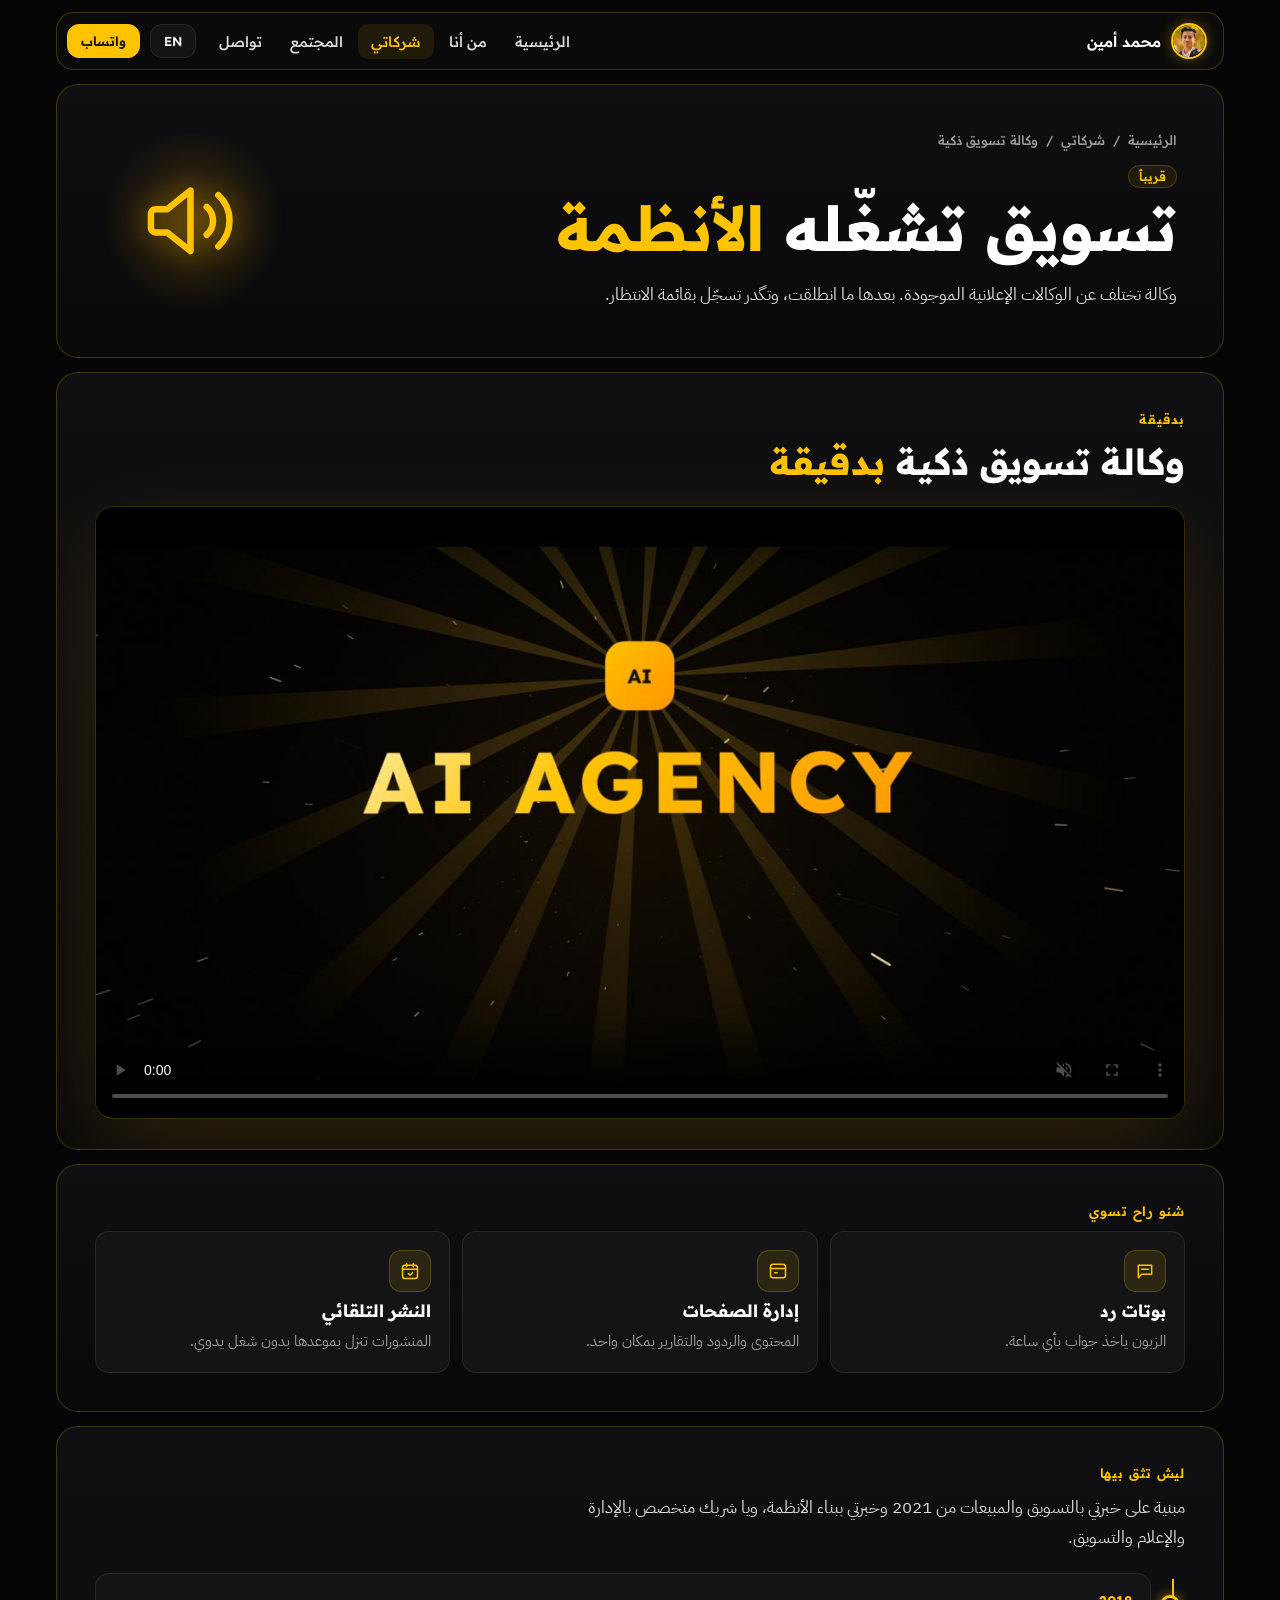
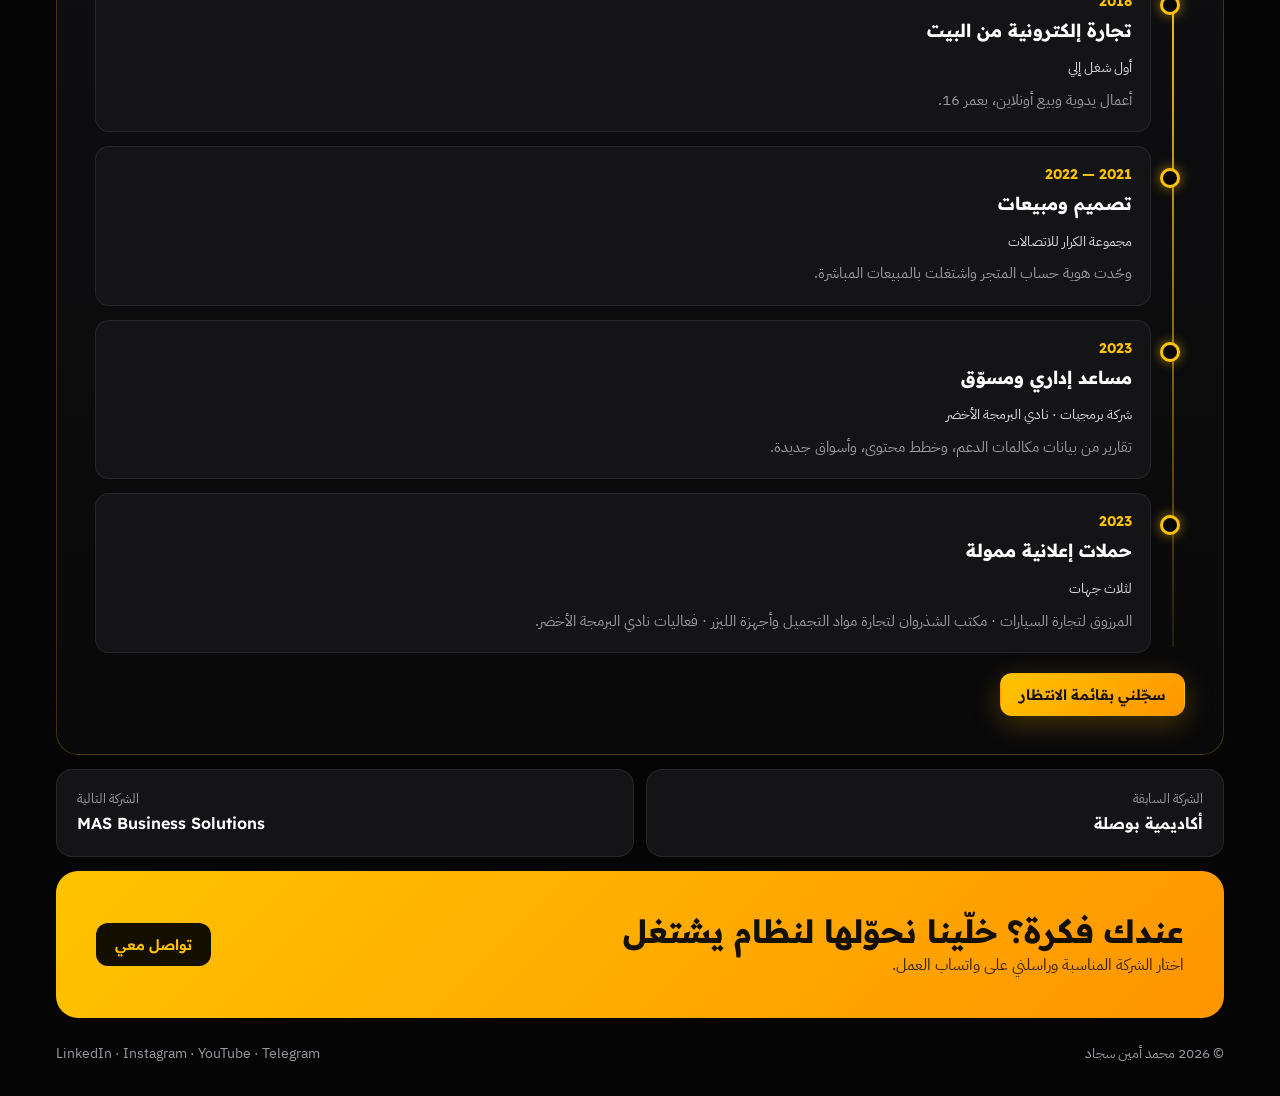
<file: agency.html>
<!doctype html>
<html lang="ar" dir="rtl">
<head>
<meta charset="utf-8">
<meta name="viewport" content="width=device-width, initial-scale=1, viewport-fit=cover">
<title>وكالة تسويق ذكية · محمد أمين سجاد</title>
<meta name="description" content="وكالة تسويق تشغّلها الأنظمة: بوتات رد، وإدارة صفحات، ونشر تلقائي. قريباً.">
<meta property="og:title" content="وكالة تسويق ذكية · محمد أمين سجاد">
<meta property="og:description" content="وكالة تسويق تشغّلها الأنظمة: بوتات رد، وإدارة صفحات، ونشر تلقائي. قريباً.">
<meta property="og:image" content="https://mohammedameensajjad-web.github.io/assets/og.jpg">
<meta property="og:url" content="https://mohammedameensajjad-web.github.io/agency.html">
<meta property="og:type" content="profile">
<meta name="twitter:card" content="summary_large_image">
<meta name="theme-color" content="#050505">
<link rel="icon" href="assets/favicon-64.png" sizes="64x64" type="image/png">
<link rel="icon" href="assets/favicon-32.png" sizes="32x32" type="image/png">
<link rel="apple-touch-icon" href="assets/apple-touch-icon.png">
<link rel="manifest" href="manifest.webmanifest">
<meta name="apple-mobile-web-app-title" content="محمد أمين">
<meta name="apple-mobile-web-app-capable" content="yes">
<meta name="apple-mobile-web-app-status-bar-style" content="black-translucent">
<link rel="stylesheet" href="assets/fonts/fonts.css">
<link rel="stylesheet" href="assets/site.css?v=57b6b9d4">
<script>document.documentElement.classList.add("js")</script>
<style>#splash{position:fixed;inset:0;z-index:200;display:grid;place-items:center;align-content:center;gap:18px;background:#050505;opacity:0;animation:spin-in .4s .35s forwards;transition:opacity .45s;font-family:"Readex Pro",system-ui,sans-serif;color:#fff}
#splash.done{opacity:0!important;animation:none;pointer-events:none}
#splash .sp{position:relative;width:104px;height:104px}
#splash .sp img{position:absolute;inset:10px;width:84px;height:84px;border-radius:50%;object-fit:cover}
#splash .sp i{position:absolute;inset:0;border-radius:50%;border:3px solid rgba(255,195,0,.15);border-top-color:#ffc300;border-right-color:#ff9500;animation:sp-rot 1s linear infinite;box-shadow:0 0 30px rgba(255,170,0,.25)}
#splash b{font-size:17px;font-weight:600;letter-spacing:.02em}
#splash .ln{width:150px;height:3px;border-radius:3px;background:rgba(255,195,0,.15);overflow:hidden}
#splash .ln::after{content:"";display:block;width:40%;height:100%;background:linear-gradient(90deg,#ff9500,#ffc300);animation:sp-ln 1.1s ease-in-out infinite}
@keyframes spin-in{to{opacity:1}}@keyframes sp-rot{to{transform:rotate(360deg)}}@keyframes sp-ln{0%{transform:translateX(-110%)}100%{transform:translateX(260%)}}
@media (prefers-reduced-motion:reduce){#splash .sp i,#splash .ln::after{animation:none}}</style>
</head>
<body data-page="companies">
<div id="splash" aria-hidden="true"><div class="sp"><img src="assets/apple-touch-icon.png" alt=""><i></i></div><b>محمد أمين سجاد</b><span class="ln"></span></div>
<header class="nav"><div class="wrap"><div class="bar">
  <a class="brand" href="index.html"><img class="mono" src="assets/apple-touch-icon.png" alt=""><span data-en="Mohammed Ameen">محمد أمين</span></a>
  <nav class="links"><a href="index.html" data-nav="home" data-en="Home">الرئيسية</a><a href="about.html" data-nav="about" data-en="About">من أنا</a><a href="companies.html" data-nav="companies" data-en="Companies">شركاتي</a><a href="community.html" data-nav="community" data-en="Community">المجتمع</a><a href="contact.html" data-nav="contact" data-en="Contact">تواصل</a></nav>
  <button class="pill" id="lang" type="button">EN</button>
  <a class="pill go wa" href="#" target="_blank" data-en="WhatsApp">واتساب</a>
</div></div></header>
<nav class="tabs" aria-label="Pages"><a href="index.html" data-nav="home"><svg class="i" viewBox="0 0 24 24"><path d="M3 11 12 4l9 7"/><path d="M5 10v10h14V10"/></svg><span data-en="Home">الرئيسية</span></a><a href="about.html" data-nav="about"><svg class="i" viewBox="0 0 24 24"><circle cx="12" cy="8" r="4"/><path d="M4 21a8 8 0 0 1 16 0"/></svg><span data-en="About">من أنا</span></a><a href="companies.html" data-nav="companies"><svg class="i" viewBox="0 0 24 24"><rect x="3" y="7" width="18" height="13" rx="3"/><path d="M9 7V5h6v2M3 13h18"/></svg><span data-en="Companies">شركاتي</span></a><a href="community.html" data-nav="community"><svg class="i" viewBox="0 0 24 24"><circle cx="9" cy="8" r="3.5"/><path d="M2.5 20a6.5 6.5 0 0 1 13 0"/><path d="M16 4.5a3.5 3.5 0 0 1 0 7M18 20a6 6 0 0 0-3-5.2"/></svg><span data-en="Community">المجتمع</span></a><a href="contact.html" data-nav="contact"><svg class="i" viewBox="0 0 24 24"><path d="M4 20l1.3-4A8 8 0 1 1 8 18.7z"/></svg><span data-en="Contact">تواصل</span></a></nav>
<main class="wrap">
<section class="panel band">
  <div><div class="crumb"><a href="index.html" data-en="Home">الرئيسية</a><span>/</span><a href="companies.html" data-en="Companies">شركاتي</a><span>/</span><span data-en="Smart marketing agency">وكالة تسويق ذكية</span></div>
    <span class="tag soon" data-en="Coming soon">قريباً</span>
    <h1 data-en="Marketing run by <em>systems</em>">تسويق تشغّله <em>الأنظمة</em></h1>
    <p class="lead" data-en="Unlike today's ad agencies. It has not launched yet, and you can join the waiting list.">وكالة تختلف عن الوكالات الإعلانية الموجودة. بعدها ما انطلقت، وتگدر تسجّل بقائمة الانتظار.</p></div>
  <div class="emblem" aria-hidden="true"><svg viewBox="0 0 24 24"><path d="M3 10.5v3a1 1 0 0 0 1 1h2.5l5 4V5.5l-5 4H4a1 1 0 0 0-1 1z"/><path class="wave" d="M15 9a4 4 0 0 1 0 6"/><path class="wave w2" d="M17.5 6.5a7.5 7.5 0 0 1 0 11"/></svg></div>
</section>
<section class="panel vstory">
  <div class="row"><div><div class="ph"><span class="lbl" data-en="In one minute">بدقيقة</span></div><h2 class="h2" data-en="Smart marketing agency <em>in one minute</em>">وكالة تسويق ذكية <em>بدقيقة</em></h2></div></div>
  <div class="vwrap"><video class="autov" playsinline muted loop controls preload="metadata" poster="assets/video/agency-poster.jpg"><source src="assets/video/agency.mp4" type="video/mp4"></video></div>
</section>
<section class="panel rv">
  <div class="ph"><span class="lbl" data-en="What it will do">شنو راح تسوي</span></div>
  <div class="grid g3">
    <div class="card hov"><div class="ic"><svg class="i" viewBox="0 0 24 24"><path d="M4 5h16v11H8l-4 4z"/><path d="M8 10h8"/></svg></div><h3 data-en="Reply bots">بوتات رد</h3><p data-en="Customers get an answer at any hour.">الزبون ياخذ جواب بأي ساعة.</p></div>
    <div class="card hov"><div class="ic"><svg class="i" viewBox="0 0 24 24"><rect x="3" y="4" width="18" height="16" rx="3"/><path d="M3 9h18M8 14h3"/></svg></div><h3 data-en="Page management">إدارة الصفحات</h3><p data-en="Content, replies and reports in one place.">المحتوى والردود والتقارير بمكان واحد.</p></div>
    <div class="card hov"><div class="ic"><svg class="i" viewBox="0 0 24 24"><rect x="3" y="5" width="18" height="16" rx="3"/><path d="M3 10h18M8 3v4M16 3v4M10 15l2 2 3-3"/></svg></div><h3 data-en="Automatic publishing">النشر التلقائي</h3><p data-en="Posts go out on schedule without manual work.">المنشورات تنزل بموعدها بدون شغل يدوي.</p></div>
  </div>
</section>
<section class="panel rv">
  <div class="ph"><span class="lbl" data-en="Why trust it">ليش تثق بيها</span></div>
  <p class="lead" style="margin-bottom:20px" data-en="Built on my marketing and sales work since 2021 and my systems experience, with a partner who specialises in management, media and marketing.">مبنية على خبرتي بالتسويق والمبيعات من 2021 وخبرتي ببناء الأنظمة، ويا شريك متخصص بالإدارة والإعلام والتسويق.</p>
  <div class="story"><div class="st rv"><div class="card"><div class="yr">2018</div><h3 data-en="E-commerce from home">تجارة إلكترونية من البيت</h3><div class="org" data-en="My first work">أول شغل إلي</div><p data-en="Handicrafts and online selling, at 16.">أعمال يدوية وبيع أونلاين، بعمر 16.</p></div></div><div class="st rv"><div class="card"><div class="yr">2021 — 2022</div><h3 data-en="Design & sales">تصميم ومبيعات</h3><div class="org" data-en="Al-Karar Group for Telecommunications">مجموعة الكرار للاتصالات</div><p data-en="Unified the store's Instagram identity and worked in direct sales.">وحّدت هوية حساب المتجر واشتغلت بالمبيعات المباشرة.</p></div></div><div class="st rv"><div class="card"><div class="yr">2023</div><h3 data-en="Administrative assistant & marketer">مساعد إداري ومسوّق</h3><div class="org" data-en="Software company · Green Coding Club">شركة برمجيات · نادي البرمجة الأخضر</div><p data-en="Reports from support-call data, content plans and new markets.">تقارير من بيانات مكالمات الدعم، وخطط محتوى، وأسواق جديدة.</p></div></div><div class="st rv"><div class="card"><div class="yr">2023</div><h3 data-en="Paid ad campaigns">حملات إعلانية ممولة</h3><div class="org" data-en="Three clients">لثلاث جهات</div><p data-en="Al-Marzouk car trading · Al-Shathrawan office for cosmetics and laser devices · Green Coding Club events.">المرزوق لتجارة السيارات · مكتب الشذروان لتجارة مواد التجميل وأجهزة الليزر · فعاليات نادي البرمجة الأخضر.</p></div></div></div>
  <div class="btns" style="margin-top:20px"><a class="btn pri wa" data-msg="قائمة انتظار وكالة التسويق الذكية" data-msg-en="the smart marketing agency waiting list" href="#" target="_blank" data-en="Join the waiting list">سجّلني بقائمة الانتظار</a></div>
</section>
<nav class="pager rv"><a href="academy.html"><small data-en="Previous company">الشركة السابقة</small><b data-en="Compass Academy">أكاديمية بوصلة</b></a><a href="mas.html"><small data-en="Next company">الشركة التالية</small><b data-en="MAS Business Solutions">MAS Business Solutions</b></a></nav>
<section class="cta rv"><div><h2 data-en="Have an idea? Let's turn it into a working system">عندك فكرة؟ خلّينا نحوّلها لنظام يشتغل</h2><p data-en="Pick the right company and message me on the work WhatsApp.">اختار الشركة المناسبة وراسلني على واتساب العمل.</p></div>
  <div class="btns"><a class="btn" href="contact.html" data-en="Contact me">تواصل معي</a></div></section>
</main>
<footer><div class="wrap"><span>© <span id="yr"></span> <span data-en="Mohammed Ameen Sajjad">محمد أمين سجاد</span></span>
<span><a href="https://www.linkedin.com/in/mohammed-ameen-%D9%85%D8%AD%D9%85%D8%AF-%D8%A3%D9%85%D9%8A%D9%86-b5b935246" target="_blank">LinkedIn</a> · <a href="https://www.instagram.com/247_mas" target="_blank">Instagram</a> · <a href="https://www.youtube.com/@27_mas" target="_blank">YouTube</a> · <a class="tg" data-id="" href="#" target="_blank">Telegram</a></span></div></footer>
<script src="assets/site.js?v=968460df"></script>
</body>
</html>
</file>
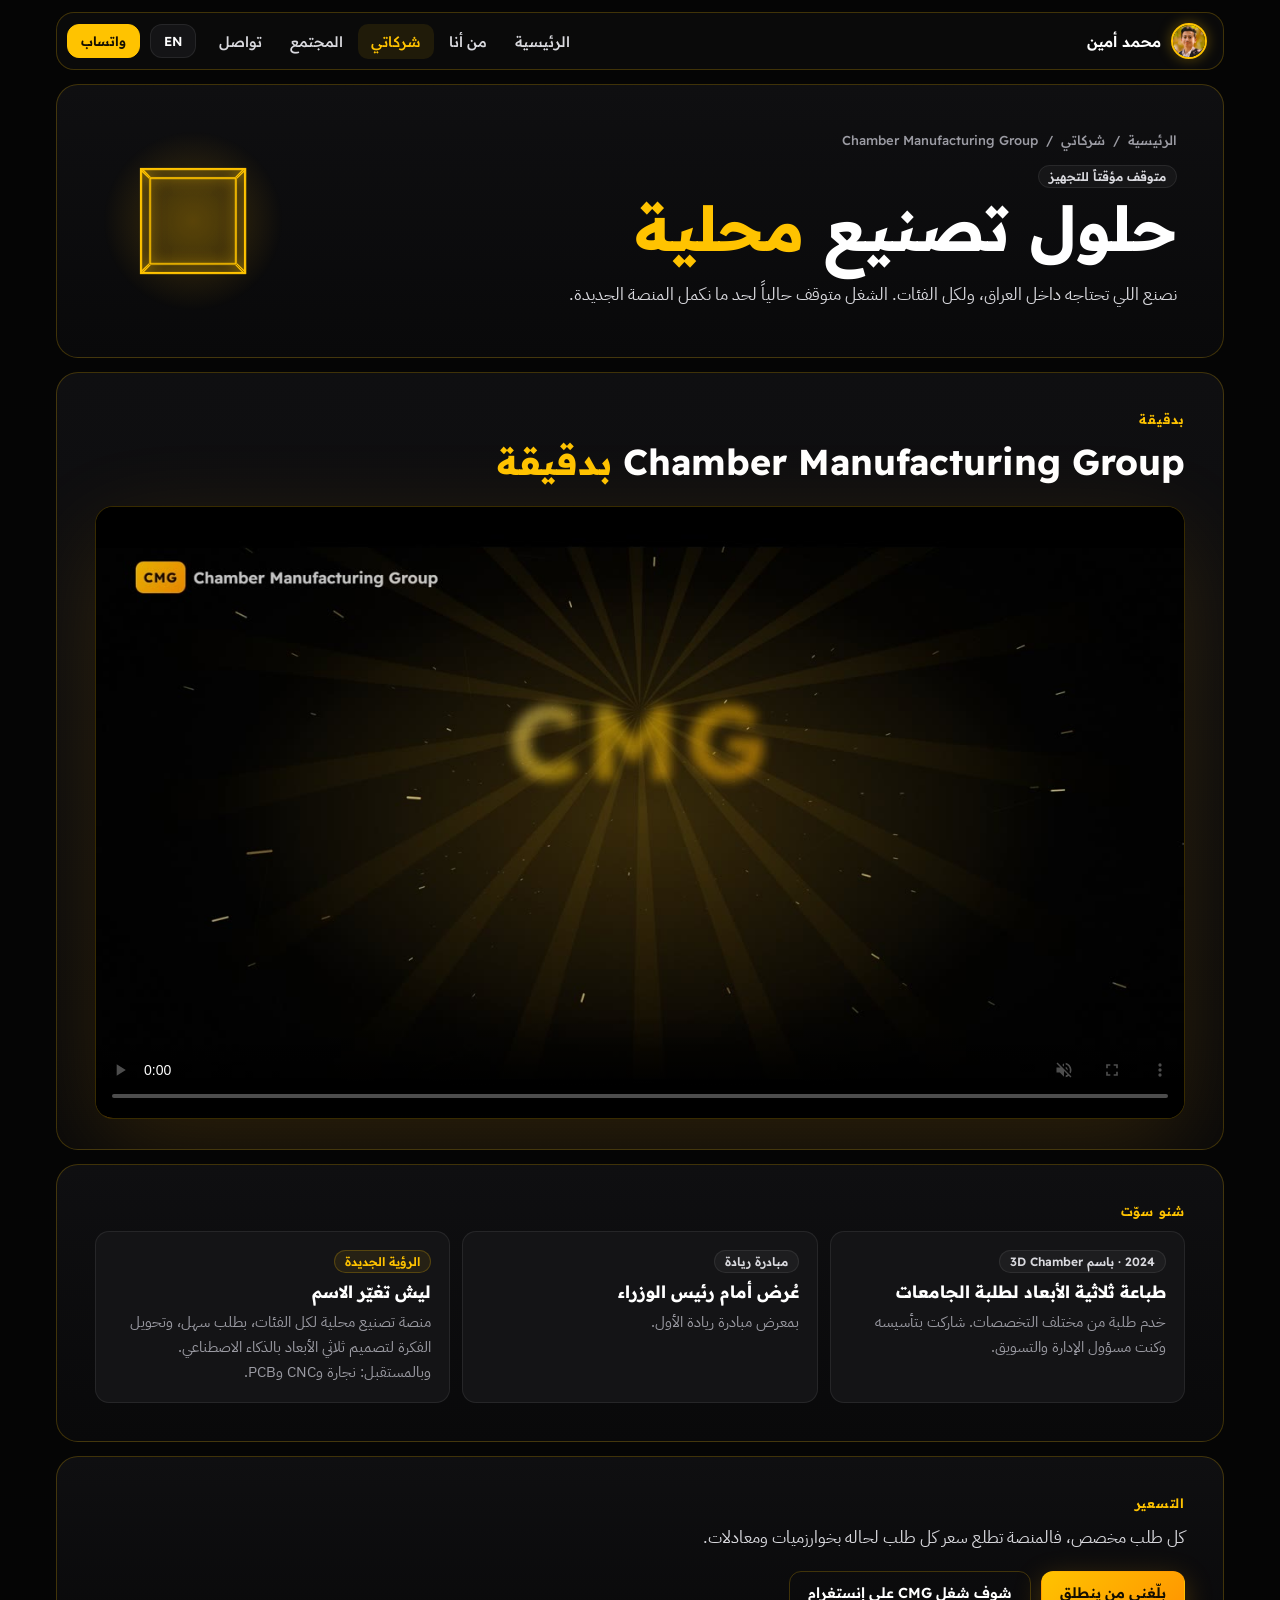
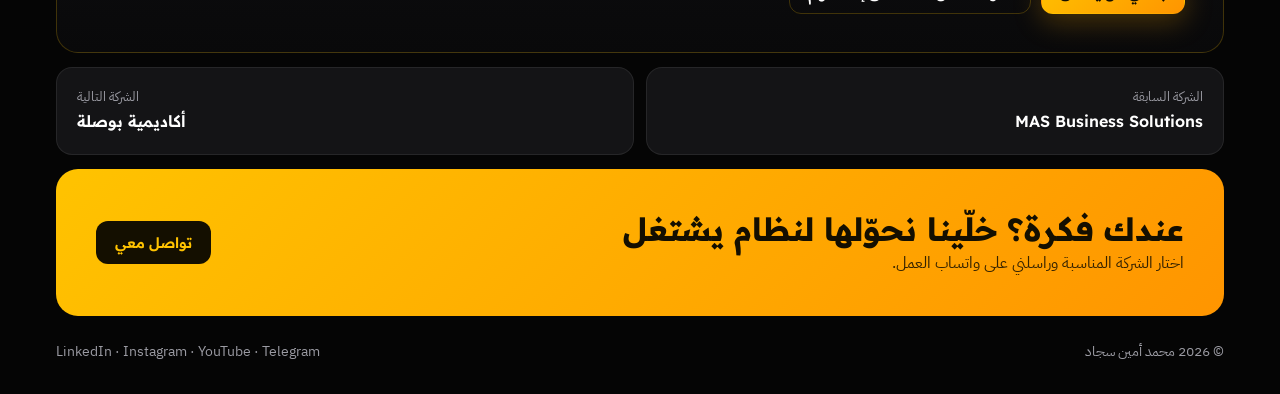
<file: cmg.html>
<!doctype html>
<html lang="ar" dir="rtl">
<head>
<meta charset="utf-8">
<meta name="viewport" content="width=device-width, initial-scale=1, viewport-fit=cover">
<title>Chamber Manufacturing Group · محمد أمين سجاد</title>
<meta name="description" content="حلول تصنيع محلية: نصنع اللي تحتاجه داخل العراق. كان اسمه 3D Chamber.">
<meta property="og:title" content="Chamber Manufacturing Group · محمد أمين سجاد">
<meta property="og:description" content="حلول تصنيع محلية: نصنع اللي تحتاجه داخل العراق. كان اسمه 3D Chamber.">
<meta property="og:image" content="https://mohammedameensajjad-web.github.io/assets/og.jpg">
<meta property="og:url" content="https://mohammedameensajjad-web.github.io/cmg.html">
<meta property="og:type" content="profile">
<meta name="twitter:card" content="summary_large_image">
<meta name="theme-color" content="#050505">
<link rel="icon" href="assets/favicon-64.png" sizes="64x64" type="image/png">
<link rel="icon" href="assets/favicon-32.png" sizes="32x32" type="image/png">
<link rel="apple-touch-icon" href="assets/apple-touch-icon.png">
<link rel="manifest" href="manifest.webmanifest">
<meta name="apple-mobile-web-app-title" content="محمد أمين">
<meta name="apple-mobile-web-app-capable" content="yes">
<meta name="apple-mobile-web-app-status-bar-style" content="black-translucent">
<link rel="stylesheet" href="assets/fonts/fonts.css">
<link rel="stylesheet" href="assets/site.css?v=57b6b9d4">
<script>document.documentElement.classList.add("js")</script>
<style>#splash{position:fixed;inset:0;z-index:200;display:grid;place-items:center;align-content:center;gap:18px;background:#050505;opacity:0;animation:spin-in .4s .35s forwards;transition:opacity .45s;font-family:"Readex Pro",system-ui,sans-serif;color:#fff}
#splash.done{opacity:0!important;animation:none;pointer-events:none}
#splash .sp{position:relative;width:104px;height:104px}
#splash .sp img{position:absolute;inset:10px;width:84px;height:84px;border-radius:50%;object-fit:cover}
#splash .sp i{position:absolute;inset:0;border-radius:50%;border:3px solid rgba(255,195,0,.15);border-top-color:#ffc300;border-right-color:#ff9500;animation:sp-rot 1s linear infinite;box-shadow:0 0 30px rgba(255,170,0,.25)}
#splash b{font-size:17px;font-weight:600;letter-spacing:.02em}
#splash .ln{width:150px;height:3px;border-radius:3px;background:rgba(255,195,0,.15);overflow:hidden}
#splash .ln::after{content:"";display:block;width:40%;height:100%;background:linear-gradient(90deg,#ff9500,#ffc300);animation:sp-ln 1.1s ease-in-out infinite}
@keyframes spin-in{to{opacity:1}}@keyframes sp-rot{to{transform:rotate(360deg)}}@keyframes sp-ln{0%{transform:translateX(-110%)}100%{transform:translateX(260%)}}
@media (prefers-reduced-motion:reduce){#splash .sp i,#splash .ln::after{animation:none}}</style>
</head>
<body data-page="companies">
<div id="splash" aria-hidden="true"><div class="sp"><img src="assets/apple-touch-icon.png" alt=""><i></i></div><b>محمد أمين سجاد</b><span class="ln"></span></div>
<header class="nav"><div class="wrap"><div class="bar">
  <a class="brand" href="index.html"><img class="mono" src="assets/apple-touch-icon.png" alt=""><span data-en="Mohammed Ameen">محمد أمين</span></a>
  <nav class="links"><a href="index.html" data-nav="home" data-en="Home">الرئيسية</a><a href="about.html" data-nav="about" data-en="About">من أنا</a><a href="companies.html" data-nav="companies" data-en="Companies">شركاتي</a><a href="community.html" data-nav="community" data-en="Community">المجتمع</a><a href="contact.html" data-nav="contact" data-en="Contact">تواصل</a></nav>
  <button class="pill" id="lang" type="button">EN</button>
  <a class="pill go wa" href="#" target="_blank" data-en="WhatsApp">واتساب</a>
</div></div></header>
<nav class="tabs" aria-label="Pages"><a href="index.html" data-nav="home"><svg class="i" viewBox="0 0 24 24"><path d="M3 11 12 4l9 7"/><path d="M5 10v10h14V10"/></svg><span data-en="Home">الرئيسية</span></a><a href="about.html" data-nav="about"><svg class="i" viewBox="0 0 24 24"><circle cx="12" cy="8" r="4"/><path d="M4 21a8 8 0 0 1 16 0"/></svg><span data-en="About">من أنا</span></a><a href="companies.html" data-nav="companies"><svg class="i" viewBox="0 0 24 24"><rect x="3" y="7" width="18" height="13" rx="3"/><path d="M9 7V5h6v2M3 13h18"/></svg><span data-en="Companies">شركاتي</span></a><a href="community.html" data-nav="community"><svg class="i" viewBox="0 0 24 24"><circle cx="9" cy="8" r="3.5"/><path d="M2.5 20a6.5 6.5 0 0 1 13 0"/><path d="M16 4.5a3.5 3.5 0 0 1 0 7M18 20a6 6 0 0 0-3-5.2"/></svg><span data-en="Community">المجتمع</span></a><a href="contact.html" data-nav="contact"><svg class="i" viewBox="0 0 24 24"><path d="M4 20l1.3-4A8 8 0 1 1 8 18.7z"/></svg><span data-en="Contact">تواصل</span></a></nav>
<main class="wrap">
<section class="panel band">
  <div><div class="crumb"><a href="index.html" data-en="Home">الرئيسية</a><span>/</span><a href="companies.html" data-en="Companies">شركاتي</a><span>/</span><span data-en="Chamber Manufacturing Group">Chamber Manufacturing Group</span></div>
    <span class="tag" data-en="Paused while we prepare">متوقف مؤقتاً للتجهيز</span>
    <h1 data-en="Local <em>manufacturing</em>">حلول تصنيع <em>محلية</em></h1>
    <p class="lead" data-en="We make what you need inside Iraq, for everyone. Work is paused while we build the new platform.">نصنع اللي تحتاجه داخل العراق، ولكل الفئات. الشغل متوقف حالياً لحد ما نكمل المنصة الجديدة.</p></div>
  <div class="emblem c3d" aria-hidden="true"><div class="cube"><i></i><i></i><i></i><i></i><i></i><i></i></div></div>
</section>
<section class="panel vstory">
  <div class="row"><div><div class="ph"><span class="lbl" data-en="In one minute">بدقيقة</span></div><h2 class="h2" data-en="Chamber Manufacturing Group <em>in one minute</em>">Chamber Manufacturing Group <em>بدقيقة</em></h2></div></div>
  <div class="vwrap"><video class="autov" playsinline muted loop controls preload="metadata" poster="assets/video/cmg-poster.jpg"><source src="assets/video/cmg.mp4" type="video/mp4"></video></div>
</section>
<section class="panel rv">
  <div class="ph"><span class="lbl" data-en="What it has done">شنو سوّت</span></div>
  <div class="grid g3">
    <div class="card hov"><span class="tag" data-en="2024 · as 3D Chamber">2024 · باسم 3D Chamber</span><h3 data-en="3D printing for university students">طباعة ثلاثية الأبعاد لطلبة الجامعات</h3><p data-en="Served students from many fields. I co-founded it and ran management and marketing.">خدم طلبة من مختلف التخصصات. شاركت بتأسيسه وكنت مسؤول الإدارة والتسويق.</p></div>
    <div class="card hov"><span class="tag" data-en="Riyada Initiative">مبادرة ريادة</span><h3 data-en="Presented to the Prime Minister">عُرض أمام رئيس الوزراء</h3><p data-en="At the first Riyada Initiative exhibition.">بمعرض مبادرة ريادة الأول.</p></div>
    <div class="card hov"><span class="tag soon" data-en="The new vision">الرؤية الجديدة</span><h3 data-en="Why the name changed">ليش تغيّر الاسم</h3><p data-en="A local manufacturing platform for everyone, with easy ordering and AI that turns an idea into a 3D design. Later: carpentry, CNC and PCB.">منصة تصنيع محلية لكل الفئات، بطلب سهل، وتحويل الفكرة لتصميم ثلاثي الأبعاد بالذكاء الاصطناعي. وبالمستقبل: نجارة وCNC وPCB.</p></div>
  </div>
</section>
<section class="panel rv">
  <div class="ph"><span class="lbl" data-en="Pricing">التسعير</span></div>
  <p class="lead" data-en="Every order is custom, so the platform prices each one with its own algorithms and formulas.">كل طلب مخصص، فالمنصة تطلع سعر كل طلب لحاله بخوارزميات ومعادلات.</p>
  <div class="btns" style="margin-top:18px"><a class="btn pri wa" data-msg="التسجيل المبكر بإطلاق Chamber Manufacturing Group" data-msg-en="early registration for the Chamber Manufacturing Group launch" href="#" target="_blank" data-en="Tell me when it launches">بلّغني من ينطلق</a><a class="btn out" href="https://www.instagram.com/chamber_manufacturing_group" target="_blank" data-en="See CMG's work on Instagram">شوف شغل CMG على إنستغرام</a></div>
</section>
<nav class="pager rv"><a href="mas.html"><small data-en="Previous company">الشركة السابقة</small><b data-en="MAS Business Solutions">MAS Business Solutions</b></a><a href="academy.html"><small data-en="Next company">الشركة التالية</small><b data-en="Compass Academy">أكاديمية بوصلة</b></a></nav>
<section class="cta rv"><div><h2 data-en="Have an idea? Let's turn it into a working system">عندك فكرة؟ خلّينا نحوّلها لنظام يشتغل</h2><p data-en="Pick the right company and message me on the work WhatsApp.">اختار الشركة المناسبة وراسلني على واتساب العمل.</p></div>
  <div class="btns"><a class="btn" href="contact.html" data-en="Contact me">تواصل معي</a></div></section>
</main>
<footer><div class="wrap"><span>© <span id="yr"></span> <span data-en="Mohammed Ameen Sajjad">محمد أمين سجاد</span></span>
<span><a href="https://www.linkedin.com/in/mohammed-ameen-%D9%85%D8%AD%D9%85%D8%AF-%D8%A3%D9%85%D9%8A%D9%86-b5b935246" target="_blank">LinkedIn</a> · <a href="https://www.instagram.com/247_mas" target="_blank">Instagram</a> · <a href="https://www.youtube.com/@27_mas" target="_blank">YouTube</a> · <a class="tg" data-id="" href="#" target="_blank">Telegram</a></span></div></footer>
<script src="assets/site.js?v=968460df"></script>
</body>
</html>
</file>
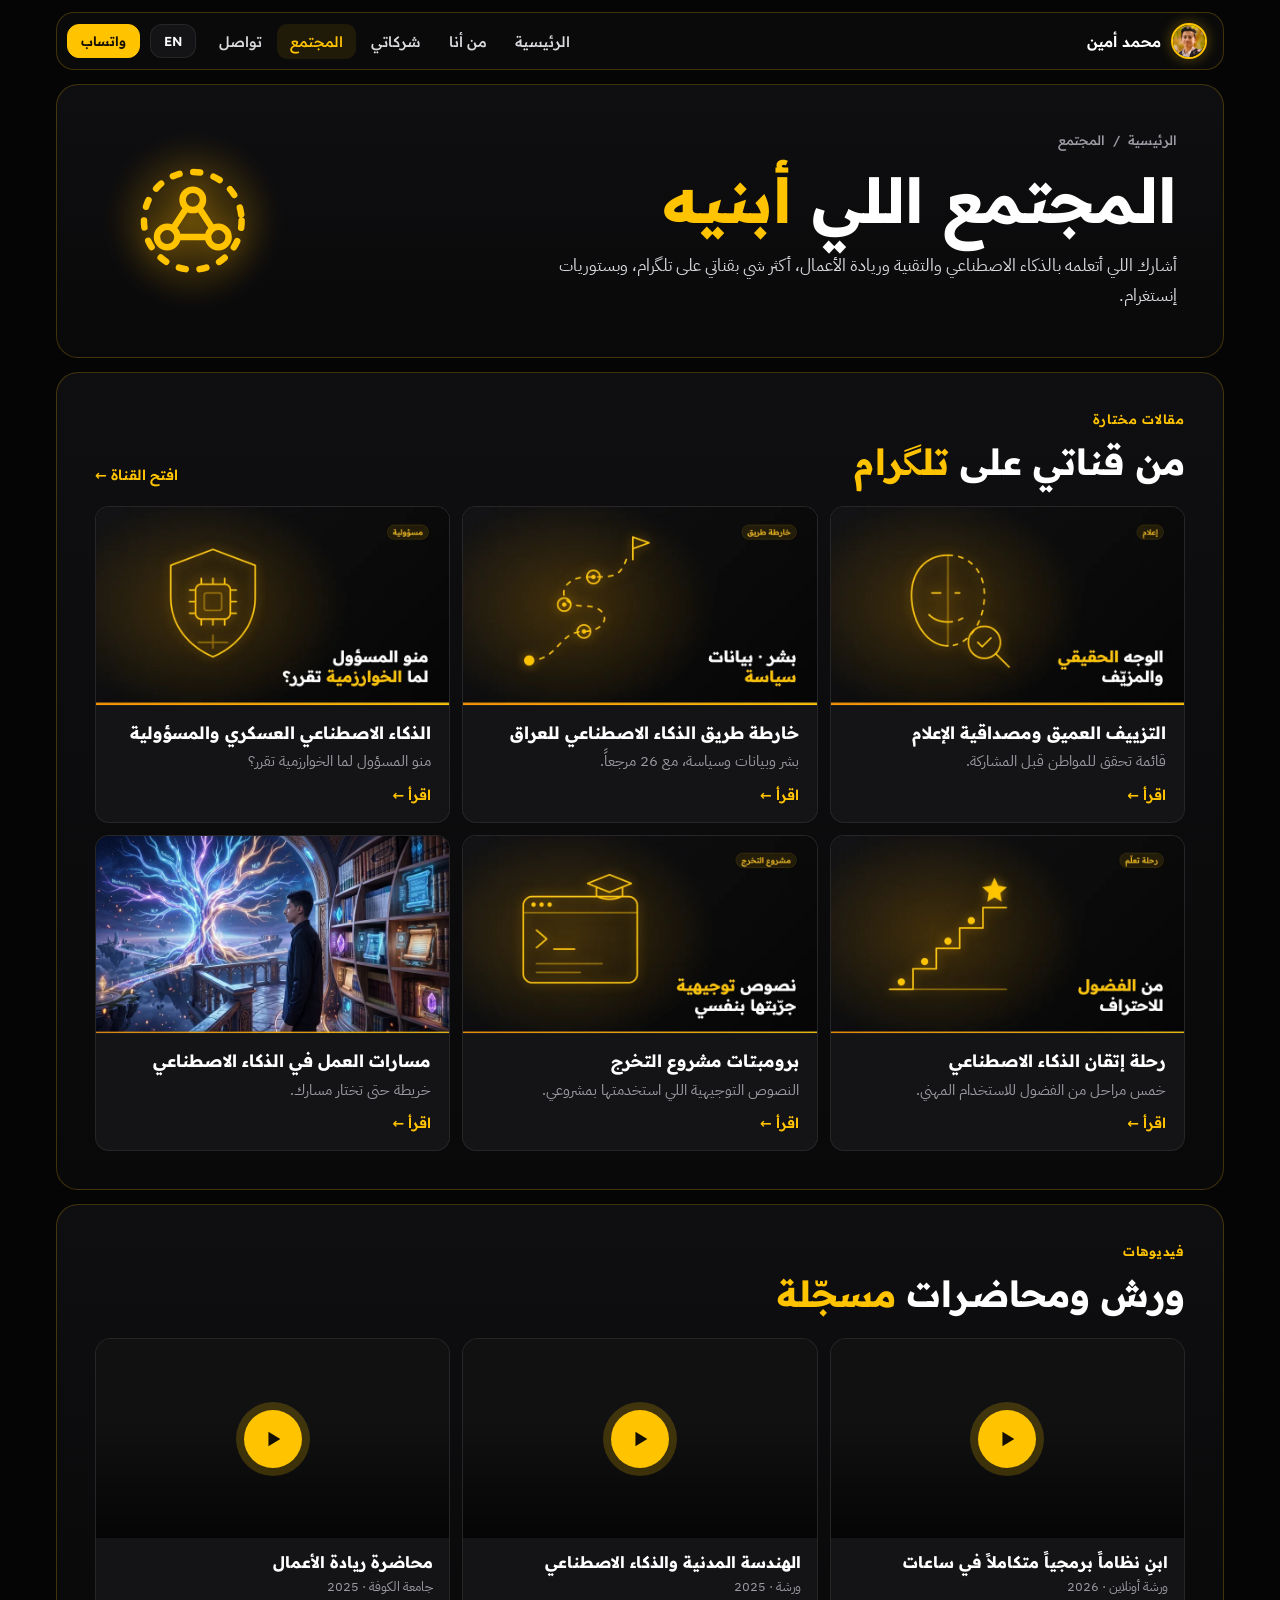
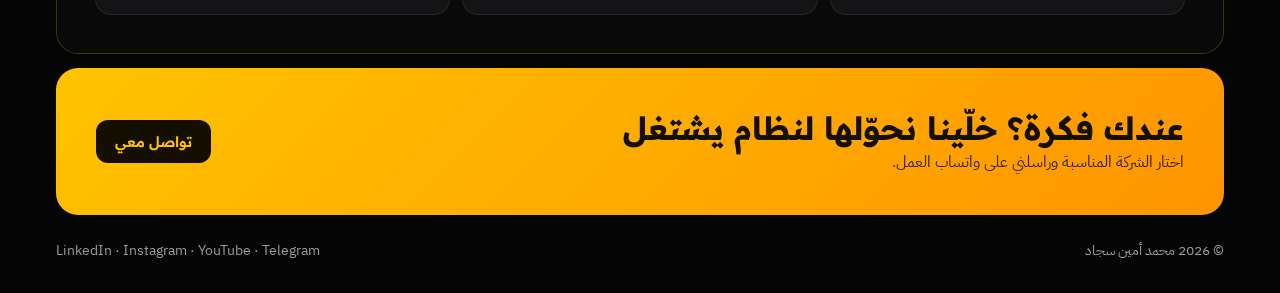
<file: community.html>
<!doctype html>
<html lang="ar" dir="rtl">
<head>
<meta charset="utf-8">
<meta name="viewport" content="width=device-width, initial-scale=1, viewport-fit=cover">
<title>المجتمع · محمد أمين سجاد</title>
<meta name="description" content="المقالات والفيديوهات اللي يشارك بيها محمد أمين سجاد اللي يتعلمه.">
<meta property="og:title" content="المجتمع · محمد أمين سجاد">
<meta property="og:description" content="المقالات والفيديوهات اللي يشارك بيها محمد أمين سجاد اللي يتعلمه.">
<meta property="og:image" content="https://mohammedameensajjad-web.github.io/assets/og.jpg">
<meta property="og:url" content="https://mohammedameensajjad-web.github.io/community.html">
<meta property="og:type" content="profile">
<meta name="twitter:card" content="summary_large_image">
<meta name="theme-color" content="#050505">
<link rel="icon" href="assets/favicon-64.png" sizes="64x64" type="image/png">
<link rel="icon" href="assets/favicon-32.png" sizes="32x32" type="image/png">
<link rel="apple-touch-icon" href="assets/apple-touch-icon.png">
<link rel="manifest" href="manifest.webmanifest">
<meta name="apple-mobile-web-app-title" content="محمد أمين">
<meta name="apple-mobile-web-app-capable" content="yes">
<meta name="apple-mobile-web-app-status-bar-style" content="black-translucent">
<link rel="stylesheet" href="assets/fonts/fonts.css">
<link rel="stylesheet" href="assets/site.css?v=57b6b9d4">
<script>document.documentElement.classList.add("js")</script>
<style>#splash{position:fixed;inset:0;z-index:200;display:grid;place-items:center;align-content:center;gap:18px;background:#050505;opacity:0;animation:spin-in .4s .35s forwards;transition:opacity .45s;font-family:"Readex Pro",system-ui,sans-serif;color:#fff}
#splash.done{opacity:0!important;animation:none;pointer-events:none}
#splash .sp{position:relative;width:104px;height:104px}
#splash .sp img{position:absolute;inset:10px;width:84px;height:84px;border-radius:50%;object-fit:cover}
#splash .sp i{position:absolute;inset:0;border-radius:50%;border:3px solid rgba(255,195,0,.15);border-top-color:#ffc300;border-right-color:#ff9500;animation:sp-rot 1s linear infinite;box-shadow:0 0 30px rgba(255,170,0,.25)}
#splash b{font-size:17px;font-weight:600;letter-spacing:.02em}
#splash .ln{width:150px;height:3px;border-radius:3px;background:rgba(255,195,0,.15);overflow:hidden}
#splash .ln::after{content:"";display:block;width:40%;height:100%;background:linear-gradient(90deg,#ff9500,#ffc300);animation:sp-ln 1.1s ease-in-out infinite}
@keyframes spin-in{to{opacity:1}}@keyframes sp-rot{to{transform:rotate(360deg)}}@keyframes sp-ln{0%{transform:translateX(-110%)}100%{transform:translateX(260%)}}
@media (prefers-reduced-motion:reduce){#splash .sp i,#splash .ln::after{animation:none}}</style>
</head>
<body data-page="community">
<div id="splash" aria-hidden="true"><div class="sp"><img src="assets/apple-touch-icon.png" alt=""><i></i></div><b>محمد أمين سجاد</b><span class="ln"></span></div>
<header class="nav"><div class="wrap"><div class="bar">
  <a class="brand" href="index.html"><img class="mono" src="assets/apple-touch-icon.png" alt=""><span data-en="Mohammed Ameen">محمد أمين</span></a>
  <nav class="links"><a href="index.html" data-nav="home" data-en="Home">الرئيسية</a><a href="about.html" data-nav="about" data-en="About">من أنا</a><a href="companies.html" data-nav="companies" data-en="Companies">شركاتي</a><a href="community.html" data-nav="community" data-en="Community">المجتمع</a><a href="contact.html" data-nav="contact" data-en="Contact">تواصل</a></nav>
  <button class="pill" id="lang" type="button">EN</button>
  <a class="pill go wa" href="#" target="_blank" data-en="WhatsApp">واتساب</a>
</div></div></header>
<nav class="tabs" aria-label="Pages"><a href="index.html" data-nav="home"><svg class="i" viewBox="0 0 24 24"><path d="M3 11 12 4l9 7"/><path d="M5 10v10h14V10"/></svg><span data-en="Home">الرئيسية</span></a><a href="about.html" data-nav="about"><svg class="i" viewBox="0 0 24 24"><circle cx="12" cy="8" r="4"/><path d="M4 21a8 8 0 0 1 16 0"/></svg><span data-en="About">من أنا</span></a><a href="companies.html" data-nav="companies"><svg class="i" viewBox="0 0 24 24"><rect x="3" y="7" width="18" height="13" rx="3"/><path d="M9 7V5h6v2M3 13h18"/></svg><span data-en="Companies">شركاتي</span></a><a href="community.html" data-nav="community"><svg class="i" viewBox="0 0 24 24"><circle cx="9" cy="8" r="3.5"/><path d="M2.5 20a6.5 6.5 0 0 1 13 0"/><path d="M16 4.5a3.5 3.5 0 0 1 0 7M18 20a6 6 0 0 0-3-5.2"/></svg><span data-en="Community">المجتمع</span></a><a href="contact.html" data-nav="contact"><svg class="i" viewBox="0 0 24 24"><path d="M4 20l1.3-4A8 8 0 1 1 8 18.7z"/></svg><span data-en="Contact">تواصل</span></a></nav>
<main class="wrap">
<section class="panel band">
  <div><div class="crumb"><a href="index.html" data-en="Home">الرئيسية</a><span>/</span><span data-en="Community">المجتمع</span></div>
    <h1 data-en="The community I <em>build</em>">المجتمع اللي <em>أبنيه</em></h1>
    <p class="lead" data-en="I share what I learn about AI, tech and entrepreneurship, mostly on my Telegram channel and in Instagram stories.">أشارك اللي أتعلمه بالذكاء الاصطناعي والتقنية وريادة الأعمال، أكثر شي بقناتي على تلگرام، وبستوريات إنستغرام.</p></div>
  <div class="emblem" aria-hidden="true"><svg viewBox="0 0 24 24"><circle class="spin-slow" cx="12" cy="12" r="10.5" stroke-dasharray="1.5 3"/><circle cx="12" cy="7.5" r="2.2"/><circle cx="6.5" cy="15.5" r="2.2"/><circle cx="17.5" cy="15.5" r="2.2"/><path d="M10.6 9.3 7.8 13.6M13.4 9.3l2.8 4.3M8.8 15.5h6.4"/></svg></div>
</section>

<section class="panel rv">
  <div class="row"><div><div class="ph"><span class="lbl" data-en="Selected articles">مقالات مختارة</span></div><h2 class="h2" data-en="From my <em>Telegram</em> channel">من قناتي على <em>تلگرام</em></h2></div><a class="lnk tg" data-id="" href="#" target="_blank" data-en="Open the channel →">افتح القناة ←</a></div>
  <div class="grid g3"><a class="card hov rv tg post" data-id="762" href="#" target="_blank"><span class="pcv"><img src="assets/posts/762.webp" alt="" loading="lazy"></span><h3 data-en="Deepfakes & media credibility">التزييف العميق ومصداقية الإعلام</h3><p data-en="A citizen's checklist before sharing.">قائمة تحقق للمواطن قبل المشاركة.</p><span class="lnk" data-en="Read →">اقرأ ←</span></a><a class="card hov rv tg post" data-id="764" href="#" target="_blank"><span class="pcv"><img src="assets/posts/764.webp" alt="" loading="lazy"></span><h3 data-en="An AI roadmap for Iraq">خارطة طريق الذكاء الاصطناعي للعراق</h3><p data-en="People, data and policy, with 26 references.">بشر وبيانات وسياسة، مع 26 مرجعاً.</p><span class="lnk" data-en="Read →">اقرأ ←</span></a><a class="card hov rv tg post" data-id="763" href="#" target="_blank"><span class="pcv"><img src="assets/posts/763.webp" alt="" loading="lazy"></span><h3 data-en="Military AI & accountability">الذكاء الاصطناعي العسكري والمسؤولية</h3><p data-en="Who is responsible when algorithms decide?">منو المسؤول لما الخوارزمية تقرر؟</p><span class="lnk" data-en="Read →">اقرأ ←</span></a><a class="card hov rv tg post" data-id="667" href="#" target="_blank"><span class="pcv"><img src="assets/posts/667.webp" alt="" loading="lazy"></span><h3 data-en="The journey to AI mastery">رحلة إتقان الذكاء الاصطناعي</h3><p data-en="Five stages, from curiosity to professional use.">خمس مراحل من الفضول للاستخدام المهني.</p><span class="lnk" data-en="Read →">اقرأ ←</span></a><a class="card hov rv tg post" data-id="885" href="#" target="_blank"><span class="pcv"><img src="assets/posts/885.webp" alt="" loading="lazy"></span><h3 data-en="Graduation-project prompts">برومبتات مشروع التخرج</h3><p data-en="The prompts I used in my own engineering project.">النصوص التوجيهية اللي استخدمتها بمشروعي.</p><span class="lnk" data-en="Read →">اقرأ ←</span></a><a class="card hov rv tg post" data-id="949" href="#" target="_blank"><span class="pcv"><img src="assets/posts/949.webp" alt="" loading="lazy"></span><h3 data-en="AI career paths">مسارات العمل في الذكاء الاصطناعي</h3><p data-en="A map to choose your track.">خريطة حتى تختار مسارك.</p><span class="lnk" data-en="Read →">اقرأ ←</span></a></div>
</section>
<section class="panel rv">
  <div class="row"><div><div class="ph"><span class="lbl" data-en="Videos">فيديوهات</span></div><h2 class="h2" data-en="Recorded <em>workshops and talks</em>">ورش ومحاضرات <em>مسجّلة</em></h2></div></div>
  <div class="vids"><a class="vid rv" href="https://youtu.be/FD184oBObRc" target="_blank"><div class="th" style="background-image:url(https://i.ytimg.com/vi/FD184oBObRc/hqdefault.jpg)"><span class="play"><svg class="i" viewBox="0 0 24 24"><path d="M7 4v16l13-8z"/></svg></span></div><div class="t"><h3 data-en="Build a full software system in hours">ابنِ نظاماً برمجياً متكاملاً في ساعات</h3><small data-en="Online workshop · 2026">ورشة أونلاين · 2026</small></div></a><a class="vid rv" href="https://youtu.be/S83jzLU3Rf8" target="_blank"><div class="th" style="background-image:url(https://i.ytimg.com/vi/S83jzLU3Rf8/hqdefault.jpg)"><span class="play"><svg class="i" viewBox="0 0 24 24"><path d="M7 4v16l13-8z"/></svg></span></div><div class="t"><h3 data-en="Civil Engineering & AI">الهندسة المدنية والذكاء الاصطناعي</h3><small data-en="Workshop · 2025">ورشة · 2025</small></div></a><a class="vid rv" href="https://youtu.be/MohqZ0VsynA" target="_blank"><div class="th" style="background-image:url(https://i.ytimg.com/vi/MohqZ0VsynA/hqdefault.jpg)"><span class="play"><svg class="i" viewBox="0 0 24 24"><path d="M7 4v16l13-8z"/></svg></span></div><div class="t"><h3 data-en="Entrepreneurship keynote">محاضرة ريادة الأعمال</h3><small data-en="University of Kufa · 2025">جامعة الكوفة · 2025</small></div></a></div>
</section>
<section class="cta rv"><div><h2 data-en="Have an idea? Let's turn it into a working system">عندك فكرة؟ خلّينا نحوّلها لنظام يشتغل</h2><p data-en="Pick the right company and message me on the work WhatsApp.">اختار الشركة المناسبة وراسلني على واتساب العمل.</p></div>
  <div class="btns"><a class="btn" href="contact.html" data-en="Contact me">تواصل معي</a></div></section>
</main>
<footer><div class="wrap"><span>© <span id="yr"></span> <span data-en="Mohammed Ameen Sajjad">محمد أمين سجاد</span></span>
<span><a href="https://www.linkedin.com/in/mohammed-ameen-%D9%85%D8%AD%D9%85%D8%AF-%D8%A3%D9%85%D9%8A%D9%86-b5b935246" target="_blank">LinkedIn</a> · <a href="https://www.instagram.com/247_mas" target="_blank">Instagram</a> · <a href="https://www.youtube.com/@27_mas" target="_blank">YouTube</a> · <a class="tg" data-id="" href="#" target="_blank">Telegram</a></span></div></footer>
<script src="assets/site.js?v=968460df"></script>
</body>
</html>
</file>
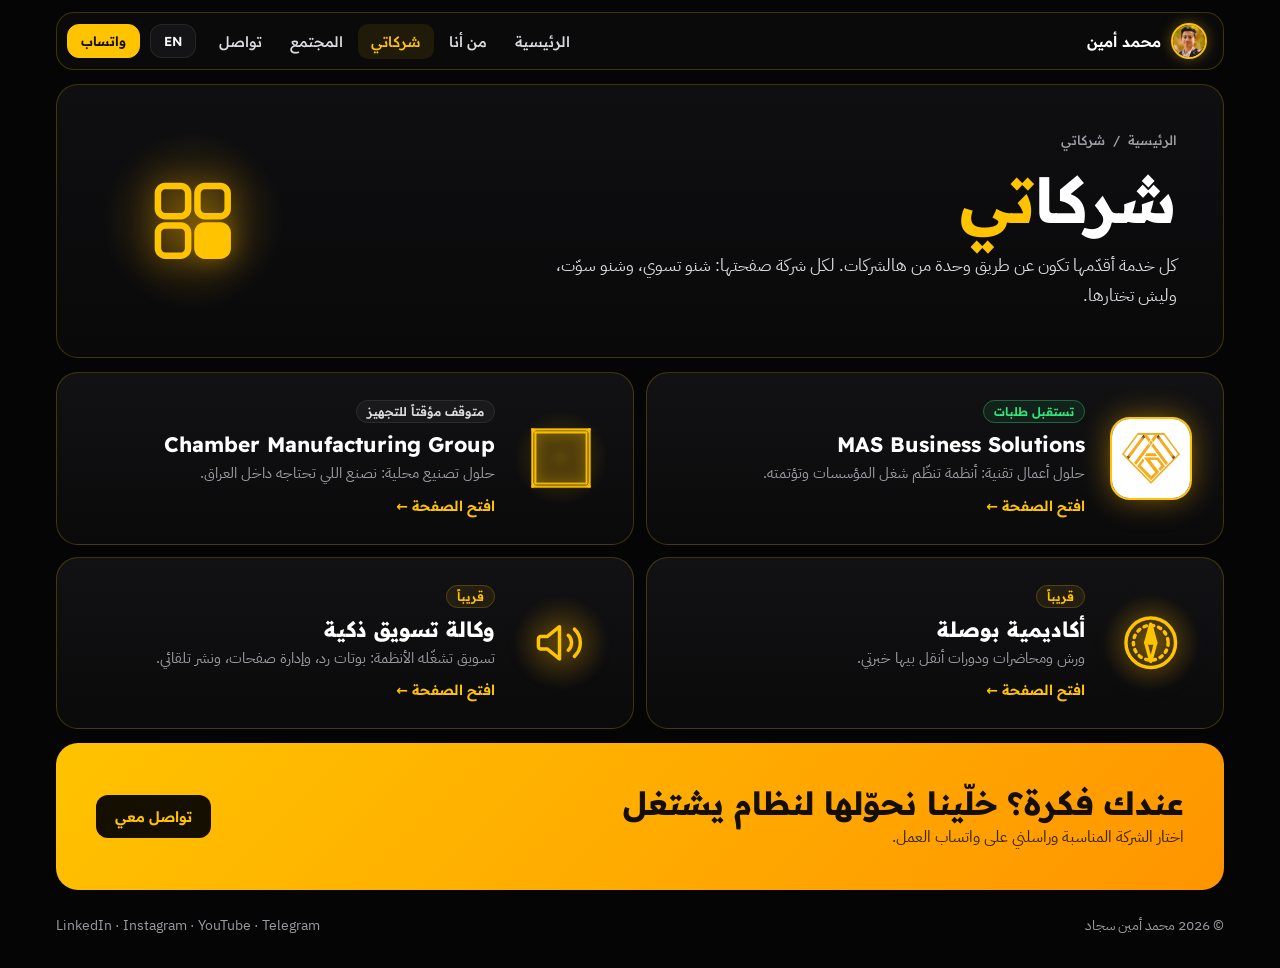
<file: companies.html>
<!doctype html>
<html lang="ar" dir="rtl">
<head>
<meta charset="utf-8">
<meta name="viewport" content="width=device-width, initial-scale=1, viewport-fit=cover">
<title>شركاتي · محمد أمين سجاد</title>
<meta name="description" content="كل خدمة يقدّمها محمد أمين سجاد تكون عن طريق وحدة من شركاته الأربع.">
<meta property="og:title" content="شركاتي · محمد أمين سجاد">
<meta property="og:description" content="كل خدمة يقدّمها محمد أمين سجاد تكون عن طريق وحدة من شركاته الأربع.">
<meta property="og:image" content="https://mohammedameensajjad-web.github.io/assets/og.jpg">
<meta property="og:url" content="https://mohammedameensajjad-web.github.io/companies.html">
<meta property="og:type" content="profile">
<meta name="twitter:card" content="summary_large_image">
<meta name="theme-color" content="#050505">
<link rel="icon" href="assets/favicon-64.png" sizes="64x64" type="image/png">
<link rel="icon" href="assets/favicon-32.png" sizes="32x32" type="image/png">
<link rel="apple-touch-icon" href="assets/apple-touch-icon.png">
<link rel="manifest" href="manifest.webmanifest">
<meta name="apple-mobile-web-app-title" content="محمد أمين">
<meta name="apple-mobile-web-app-capable" content="yes">
<meta name="apple-mobile-web-app-status-bar-style" content="black-translucent">
<link rel="stylesheet" href="assets/fonts/fonts.css">
<link rel="stylesheet" href="assets/site.css?v=57b6b9d4">
<script>document.documentElement.classList.add("js")</script>
<style>#splash{position:fixed;inset:0;z-index:200;display:grid;place-items:center;align-content:center;gap:18px;background:#050505;opacity:0;animation:spin-in .4s .35s forwards;transition:opacity .45s;font-family:"Readex Pro",system-ui,sans-serif;color:#fff}
#splash.done{opacity:0!important;animation:none;pointer-events:none}
#splash .sp{position:relative;width:104px;height:104px}
#splash .sp img{position:absolute;inset:10px;width:84px;height:84px;border-radius:50%;object-fit:cover}
#splash .sp i{position:absolute;inset:0;border-radius:50%;border:3px solid rgba(255,195,0,.15);border-top-color:#ffc300;border-right-color:#ff9500;animation:sp-rot 1s linear infinite;box-shadow:0 0 30px rgba(255,170,0,.25)}
#splash b{font-size:17px;font-weight:600;letter-spacing:.02em}
#splash .ln{width:150px;height:3px;border-radius:3px;background:rgba(255,195,0,.15);overflow:hidden}
#splash .ln::after{content:"";display:block;width:40%;height:100%;background:linear-gradient(90deg,#ff9500,#ffc300);animation:sp-ln 1.1s ease-in-out infinite}
@keyframes spin-in{to{opacity:1}}@keyframes sp-rot{to{transform:rotate(360deg)}}@keyframes sp-ln{0%{transform:translateX(-110%)}100%{transform:translateX(260%)}}
@media (prefers-reduced-motion:reduce){#splash .sp i,#splash .ln::after{animation:none}}</style>
</head>
<body data-page="companies">
<div id="splash" aria-hidden="true"><div class="sp"><img src="assets/apple-touch-icon.png" alt=""><i></i></div><b>محمد أمين سجاد</b><span class="ln"></span></div>
<header class="nav"><div class="wrap"><div class="bar">
  <a class="brand" href="index.html"><img class="mono" src="assets/apple-touch-icon.png" alt=""><span data-en="Mohammed Ameen">محمد أمين</span></a>
  <nav class="links"><a href="index.html" data-nav="home" data-en="Home">الرئيسية</a><a href="about.html" data-nav="about" data-en="About">من أنا</a><a href="companies.html" data-nav="companies" data-en="Companies">شركاتي</a><a href="community.html" data-nav="community" data-en="Community">المجتمع</a><a href="contact.html" data-nav="contact" data-en="Contact">تواصل</a></nav>
  <button class="pill" id="lang" type="button">EN</button>
  <a class="pill go wa" href="#" target="_blank" data-en="WhatsApp">واتساب</a>
</div></div></header>
<nav class="tabs" aria-label="Pages"><a href="index.html" data-nav="home"><svg class="i" viewBox="0 0 24 24"><path d="M3 11 12 4l9 7"/><path d="M5 10v10h14V10"/></svg><span data-en="Home">الرئيسية</span></a><a href="about.html" data-nav="about"><svg class="i" viewBox="0 0 24 24"><circle cx="12" cy="8" r="4"/><path d="M4 21a8 8 0 0 1 16 0"/></svg><span data-en="About">من أنا</span></a><a href="companies.html" data-nav="companies"><svg class="i" viewBox="0 0 24 24"><rect x="3" y="7" width="18" height="13" rx="3"/><path d="M9 7V5h6v2M3 13h18"/></svg><span data-en="Companies">شركاتي</span></a><a href="community.html" data-nav="community"><svg class="i" viewBox="0 0 24 24"><circle cx="9" cy="8" r="3.5"/><path d="M2.5 20a6.5 6.5 0 0 1 13 0"/><path d="M16 4.5a3.5 3.5 0 0 1 0 7M18 20a6 6 0 0 0-3-5.2"/></svg><span data-en="Community">المجتمع</span></a><a href="contact.html" data-nav="contact"><svg class="i" viewBox="0 0 24 24"><path d="M4 20l1.3-4A8 8 0 1 1 8 18.7z"/></svg><span data-en="Contact">تواصل</span></a></nav>
<main class="wrap">
<section class="panel band">
  <div><div class="crumb"><a href="index.html" data-en="Home">الرئيسية</a><span>/</span><span data-en="Companies">شركاتي</span></div>
    <h1 data-en="My <em>companies</em>">شركا<em>تي</em></h1>
    <p class="lead" data-en="Every service I offer goes through one of these companies. Each has its own page: what it does, what it has done, and why choose it.">كل خدمة أقدّمها تكون عن طريق وحدة من هالشركات. لكل شركة صفحتها: شنو تسوي، وشنو سوّت، وليش تختارها.</p></div>
  <div class="emblem" aria-hidden="true"><svg viewBox="0 0 24 24"><rect x="4.5" y="4.5" width="6.5" height="6.5" rx="1.6"/><rect x="13" y="4.5" width="6.5" height="6.5" rx="1.6"/><rect x="4.5" y="13" width="6.5" height="6.5" rx="1.6"/><rect x="13" y="13" width="6.5" height="6.5" rx="1.6" fill="currentColor"/></svg></div>
</section>

<section class="brands"><a class="brand-card rv" href="mas.html"><div class="emblem" aria-hidden="true"><img class="logo-em" src="assets/mas-logo.webp" alt="MAS Business Solutions"></div><div><span class="tag live" data-en="Taking orders">تستقبل طلبات</span><h2 data-en="MAS Business Solutions">MAS Business Solutions</h2><p data-en="Tech business solutions: systems that organise and automate business work.">حلول أعمال تقنية: أنظمة تنظّم شغل المؤسسات وتؤتمته.</p><span class="lnk" style="display:inline-block;margin-top:10px" data-en="Open the page →">افتح الصفحة ←</span></div></a><a class="brand-card rv" href="cmg.html"><div class="emblem c3d" aria-hidden="true"><div class="cube"><i></i><i></i><i></i><i></i><i></i><i></i></div></div><div><span class="tag " data-en="Paused while we prepare">متوقف مؤقتاً للتجهيز</span><h2 data-en="Chamber Manufacturing Group">Chamber Manufacturing Group</h2><p data-en="Local manufacturing: we make what you need inside Iraq.">حلول تصنيع محلية: نصنع اللي تحتاجه داخل العراق.</p><span class="lnk" style="display:inline-block;margin-top:10px" data-en="Open the page →">افتح الصفحة ←</span></div></a><a class="brand-card rv" href="academy.html"><div class="emblem" aria-hidden="true"><svg viewBox="0 0 24 24"><circle cx="12" cy="12" r="10"/><circle cx="12" cy="12" r="7" stroke-dasharray="1 2"/><g class="needle"><path d="M12 4.5 14 12h-4z" fill="currentColor"/><path d="m12 19.5-2-7.5h4z"/></g></svg></div><div><span class="tag soon" data-en="Coming soon">قريباً</span><h2 data-en="Compass Academy">أكاديمية بوصلة</h2><p data-en="Workshops, talks and courses where I pass on my experience.">ورش ومحاضرات ودورات أنقل بيها خبرتي.</p><span class="lnk" style="display:inline-block;margin-top:10px" data-en="Open the page →">افتح الصفحة ←</span></div></a><a class="brand-card rv" href="agency.html"><div class="emblem" aria-hidden="true"><svg viewBox="0 0 24 24"><path d="M3 10.5v3a1 1 0 0 0 1 1h2.5l5 4V5.5l-5 4H4a1 1 0 0 0-1 1z"/><path class="wave" d="M15 9a4 4 0 0 1 0 6"/><path class="wave w2" d="M17.5 6.5a7.5 7.5 0 0 1 0 11"/></svg></div><div><span class="tag soon" data-en="Coming soon">قريباً</span><h2 data-en="Smart marketing agency">وكالة تسويق ذكية</h2><p data-en="Marketing run by systems: reply bots, page management, automatic publishing.">تسويق تشغّله الأنظمة: بوتات رد، وإدارة صفحات، ونشر تلقائي.</p><span class="lnk" style="display:inline-block;margin-top:10px" data-en="Open the page →">افتح الصفحة ←</span></div></a></section>
<section class="cta rv"><div><h2 data-en="Have an idea? Let's turn it into a working system">عندك فكرة؟ خلّينا نحوّلها لنظام يشتغل</h2><p data-en="Pick the right company and message me on the work WhatsApp.">اختار الشركة المناسبة وراسلني على واتساب العمل.</p></div>
  <div class="btns"><a class="btn" href="contact.html" data-en="Contact me">تواصل معي</a></div></section>
</main>
<footer><div class="wrap"><span>© <span id="yr"></span> <span data-en="Mohammed Ameen Sajjad">محمد أمين سجاد</span></span>
<span><a href="https://www.linkedin.com/in/mohammed-ameen-%D9%85%D8%AD%D9%85%D8%AF-%D8%A3%D9%85%D9%8A%D9%86-b5b935246" target="_blank">LinkedIn</a> · <a href="https://www.instagram.com/247_mas" target="_blank">Instagram</a> · <a href="https://www.youtube.com/@27_mas" target="_blank">YouTube</a> · <a class="tg" data-id="" href="#" target="_blank">Telegram</a></span></div></footer>
<script src="assets/site.js?v=968460df"></script>
</body>
</html>
</file>
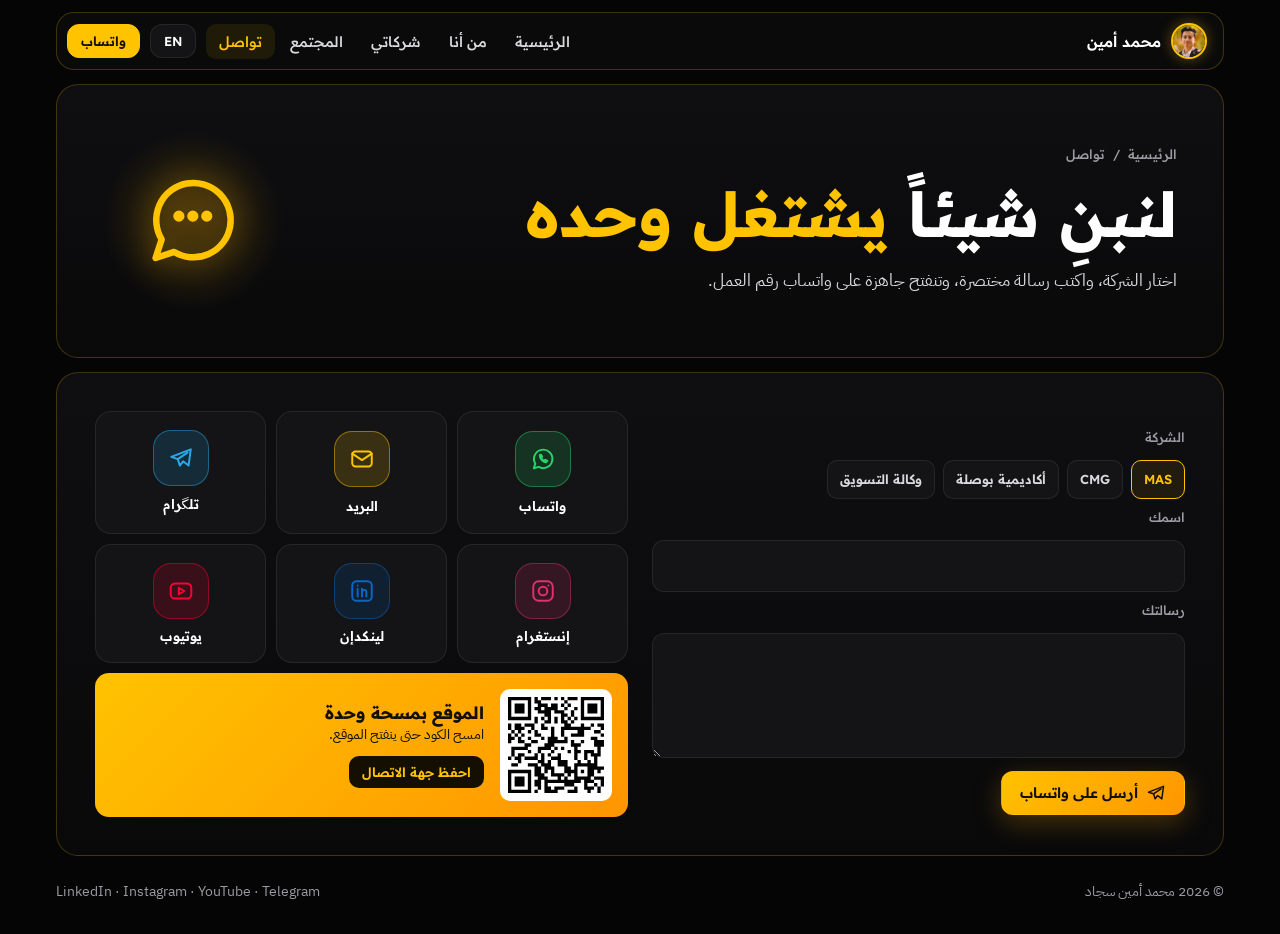
<file: contact.html>
<!doctype html>
<html lang="ar" dir="rtl">
<head>
<meta charset="utf-8">
<meta name="viewport" content="width=device-width, initial-scale=1, viewport-fit=cover">
<title>تواصل · محمد أمين سجاد</title>
<meta name="description" content="راسل محمد أمين سجاد على واتساب العمل، واختار الشركة المناسبة.">
<meta property="og:title" content="تواصل · محمد أمين سجاد">
<meta property="og:description" content="راسل محمد أمين سجاد على واتساب العمل، واختار الشركة المناسبة.">
<meta property="og:image" content="https://mohammedameensajjad-web.github.io/assets/og.jpg">
<meta property="og:url" content="https://mohammedameensajjad-web.github.io/contact.html">
<meta property="og:type" content="profile">
<meta name="twitter:card" content="summary_large_image">
<meta name="theme-color" content="#050505">
<link rel="icon" href="assets/favicon-64.png" sizes="64x64" type="image/png">
<link rel="icon" href="assets/favicon-32.png" sizes="32x32" type="image/png">
<link rel="apple-touch-icon" href="assets/apple-touch-icon.png">
<link rel="manifest" href="manifest.webmanifest">
<meta name="apple-mobile-web-app-title" content="محمد أمين">
<meta name="apple-mobile-web-app-capable" content="yes">
<meta name="apple-mobile-web-app-status-bar-style" content="black-translucent">
<link rel="stylesheet" href="assets/fonts/fonts.css">
<link rel="stylesheet" href="assets/site.css?v=57b6b9d4">
<script>document.documentElement.classList.add("js")</script>
<style>#splash{position:fixed;inset:0;z-index:200;display:grid;place-items:center;align-content:center;gap:18px;background:#050505;opacity:0;animation:spin-in .4s .35s forwards;transition:opacity .45s;font-family:"Readex Pro",system-ui,sans-serif;color:#fff}
#splash.done{opacity:0!important;animation:none;pointer-events:none}
#splash .sp{position:relative;width:104px;height:104px}
#splash .sp img{position:absolute;inset:10px;width:84px;height:84px;border-radius:50%;object-fit:cover}
#splash .sp i{position:absolute;inset:0;border-radius:50%;border:3px solid rgba(255,195,0,.15);border-top-color:#ffc300;border-right-color:#ff9500;animation:sp-rot 1s linear infinite;box-shadow:0 0 30px rgba(255,170,0,.25)}
#splash b{font-size:17px;font-weight:600;letter-spacing:.02em}
#splash .ln{width:150px;height:3px;border-radius:3px;background:rgba(255,195,0,.15);overflow:hidden}
#splash .ln::after{content:"";display:block;width:40%;height:100%;background:linear-gradient(90deg,#ff9500,#ffc300);animation:sp-ln 1.1s ease-in-out infinite}
@keyframes spin-in{to{opacity:1}}@keyframes sp-rot{to{transform:rotate(360deg)}}@keyframes sp-ln{0%{transform:translateX(-110%)}100%{transform:translateX(260%)}}
@media (prefers-reduced-motion:reduce){#splash .sp i,#splash .ln::after{animation:none}}</style>
</head>
<body data-page="contact">
<div id="splash" aria-hidden="true"><div class="sp"><img src="assets/apple-touch-icon.png" alt=""><i></i></div><b>محمد أمين سجاد</b><span class="ln"></span></div>
<header class="nav"><div class="wrap"><div class="bar">
  <a class="brand" href="index.html"><img class="mono" src="assets/apple-touch-icon.png" alt=""><span data-en="Mohammed Ameen">محمد أمين</span></a>
  <nav class="links"><a href="index.html" data-nav="home" data-en="Home">الرئيسية</a><a href="about.html" data-nav="about" data-en="About">من أنا</a><a href="companies.html" data-nav="companies" data-en="Companies">شركاتي</a><a href="community.html" data-nav="community" data-en="Community">المجتمع</a><a href="contact.html" data-nav="contact" data-en="Contact">تواصل</a></nav>
  <button class="pill" id="lang" type="button">EN</button>
  <a class="pill go wa" href="#" target="_blank" data-en="WhatsApp">واتساب</a>
</div></div></header>
<nav class="tabs" aria-label="Pages"><a href="index.html" data-nav="home"><svg class="i" viewBox="0 0 24 24"><path d="M3 11 12 4l9 7"/><path d="M5 10v10h14V10"/></svg><span data-en="Home">الرئيسية</span></a><a href="about.html" data-nav="about"><svg class="i" viewBox="0 0 24 24"><circle cx="12" cy="8" r="4"/><path d="M4 21a8 8 0 0 1 16 0"/></svg><span data-en="About">من أنا</span></a><a href="companies.html" data-nav="companies"><svg class="i" viewBox="0 0 24 24"><rect x="3" y="7" width="18" height="13" rx="3"/><path d="M9 7V5h6v2M3 13h18"/></svg><span data-en="Companies">شركاتي</span></a><a href="community.html" data-nav="community"><svg class="i" viewBox="0 0 24 24"><circle cx="9" cy="8" r="3.5"/><path d="M2.5 20a6.5 6.5 0 0 1 13 0"/><path d="M16 4.5a3.5 3.5 0 0 1 0 7M18 20a6 6 0 0 0-3-5.2"/></svg><span data-en="Community">المجتمع</span></a><a href="contact.html" data-nav="contact"><svg class="i" viewBox="0 0 24 24"><path d="M4 20l1.3-4A8 8 0 1 1 8 18.7z"/></svg><span data-en="Contact">تواصل</span></a></nav>
<main class="wrap">
<section class="panel band">
  <div><div class="crumb"><a href="index.html" data-en="Home">الرئيسية</a><span>/</span><span data-en="Contact">تواصل</span></div>
    <h1 data-en="Let's build something that <em>runs itself</em>">لنبنِ شيئاً <em>يشتغل وحده</em></h1>
    <p class="lead" data-en="Pick the company, write a short message, and it opens ready in WhatsApp on the work number.">اختار الشركة، واكتب رسالة مختصرة، وتنفتح جاهزة على واتساب رقم العمل.</p></div>
  <div class="emblem" aria-hidden="true"><svg viewBox="0 0 24 24"><path d="M4 20l1.3-4A8 8 0 1 1 8 18.7z"/><path class="wave" d="M9 11h.01M12 11h.01M15 11h.01" stroke-width="2.4"/></svg></div>
</section>

<section class="panel rv">
  <div class="contact">
    <form id="cform">
      <label data-en="Company">الشركة</label>
      <div class="pick"><button type="button" data-k="mas" data-v="MAS Business Solutions" class="on" data-en="MAS">MAS</button><button type="button" data-k="cmg" data-v="Chamber Manufacturing Group" class="" data-en="CMG">CMG</button><button type="button" data-k="academy" data-v="أكاديمية بوصلة" class="" data-en="Compass Academy">أكاديمية بوصلة</button><button type="button" data-k="agency" data-v="وكالة التسويق الذكية" class="" data-en="Marketing agency">وكالة التسويق</button></div>
      <select id="cto" hidden><option value="MAS Business Solutions">MAS Business Solutions</option><option value="Chamber Manufacturing Group">Chamber Manufacturing Group</option><option value="أكاديمية بوصلة">أكاديمية بوصلة</option><option value="وكالة التسويق الذكية">وكالة التسويق الذكية</option></select>
      <label for="cname" data-en="Your name">اسمك</label>
      <input id="cname" autocomplete="name">
      <label for="cmsg" data-en="Your message">رسالتك</label>
      <textarea id="cmsg"></textarea>
      <div class="btns"><button class="btn pri" type="submit"><svg class="i" viewBox="0 0 24 24"><path d="M21 4 3 11l6 2 2 6 3-4 5 4z"/><path d="m9 13 9-6"/></svg><span data-en="Send on WhatsApp">أرسل على واتساب</span></button></div>
    </form>
    <div class="info">
      <div class="socials">
        <a class="so wa" href="#" target="_blank" style="--c:#25d366"><span><svg class="i" viewBox="0 0 24 24"><path d="M3.5 20.5l1.4-4.2A8.5 8.5 0 1 1 8 19.3z"/><path d="M9 8.5c0 3 2.5 6 5.8 6.6l1.2-1.4-2-1-1 .9c-1-.4-2.2-1.6-2.6-2.6l.9-1-1-2z"/></svg></span><b data-en="WhatsApp">واتساب</b></a>
        <a class="so" href="mailto:mohammed.ameen.sajjad@gmail.com" style="--c:#ffc300"><span><svg class="i" viewBox="0 0 24 24"><rect x="3" y="5" width="18" height="14" rx="3"/><path d="m3 7 9 6 9-6"/></svg></span><b data-en="Email">البريد</b></a>
        <a class="so tg" data-id="" href="#" target="_blank" style="--c:#29a9eb"><span><svg class="i" viewBox="0 0 24 24"><path d="M21 4 3 11l6 2 2 6 3-4 5 4z"/><path d="m9 13 9-6"/></svg></span><b data-en="Telegram">تلگرام</b></a>
        <a class="so" href="https://www.instagram.com/247_mas" target="_blank" style="--c:#e1306c"><span><svg class="i" viewBox="0 0 24 24"><rect x="3" y="3" width="18" height="18" rx="5"/><circle cx="12" cy="12" r="4"/><path d="M17 7v.01"/></svg></span><b data-en="Instagram">إنستغرام</b></a>
        <a class="so" href="https://www.linkedin.com/in/mohammed-ameen-%D9%85%D8%AD%D9%85%D8%AF-%D8%A3%D9%85%D9%8A%D9%86-b5b935246" target="_blank" style="--c:#0a66c2"><span><svg class="i" viewBox="0 0 24 24"><rect x="3" y="3" width="18" height="18" rx="4"/><path d="M8 10v7M8 7v.01M12 17v-4a2 2 0 0 1 4 0v4M12 10v7"/></svg></span><b data-en="LinkedIn">لينكدإن</b></a>
        <a class="so" href="https://www.youtube.com/@27_mas" target="_blank" style="--c:#ff0033"><span><svg class="i" viewBox="0 0 24 24"><rect x="2.5" y="5" width="19" height="14" rx="4"/><path d="m10 9 5 3-5 3z"/></svg></span><b data-en="YouTube">يوتيوب</b></a>
      </div>
      <div class="qrrow"><div id="qr"></div><div><b data-en="The site in one scan">الموقع بمسحة وحدة</b><p data-en="Scan the code to open the site.">امسح الكود حتى ينفتح الموقع.</p><button id="vcard" type="button" data-en="Save my contact">احفظ جهة الاتصال</button></div></div>
    </div>
  </div>
</section>
</main>
<footer><div class="wrap"><span>© <span id="yr"></span> <span data-en="Mohammed Ameen Sajjad">محمد أمين سجاد</span></span>
<span><a href="https://www.linkedin.com/in/mohammed-ameen-%D9%85%D8%AD%D9%85%D8%AF-%D8%A3%D9%85%D9%8A%D9%86-b5b935246" target="_blank">LinkedIn</a> · <a href="https://www.instagram.com/247_mas" target="_blank">Instagram</a> · <a href="https://www.youtube.com/@27_mas" target="_blank">YouTube</a> · <a class="tg" data-id="" href="#" target="_blank">Telegram</a></span></div></footer>
<script src="assets/qrcode.min.js"></script>
<script src="assets/site.js?v=968460df"></script>
</body>
</html>
</file>
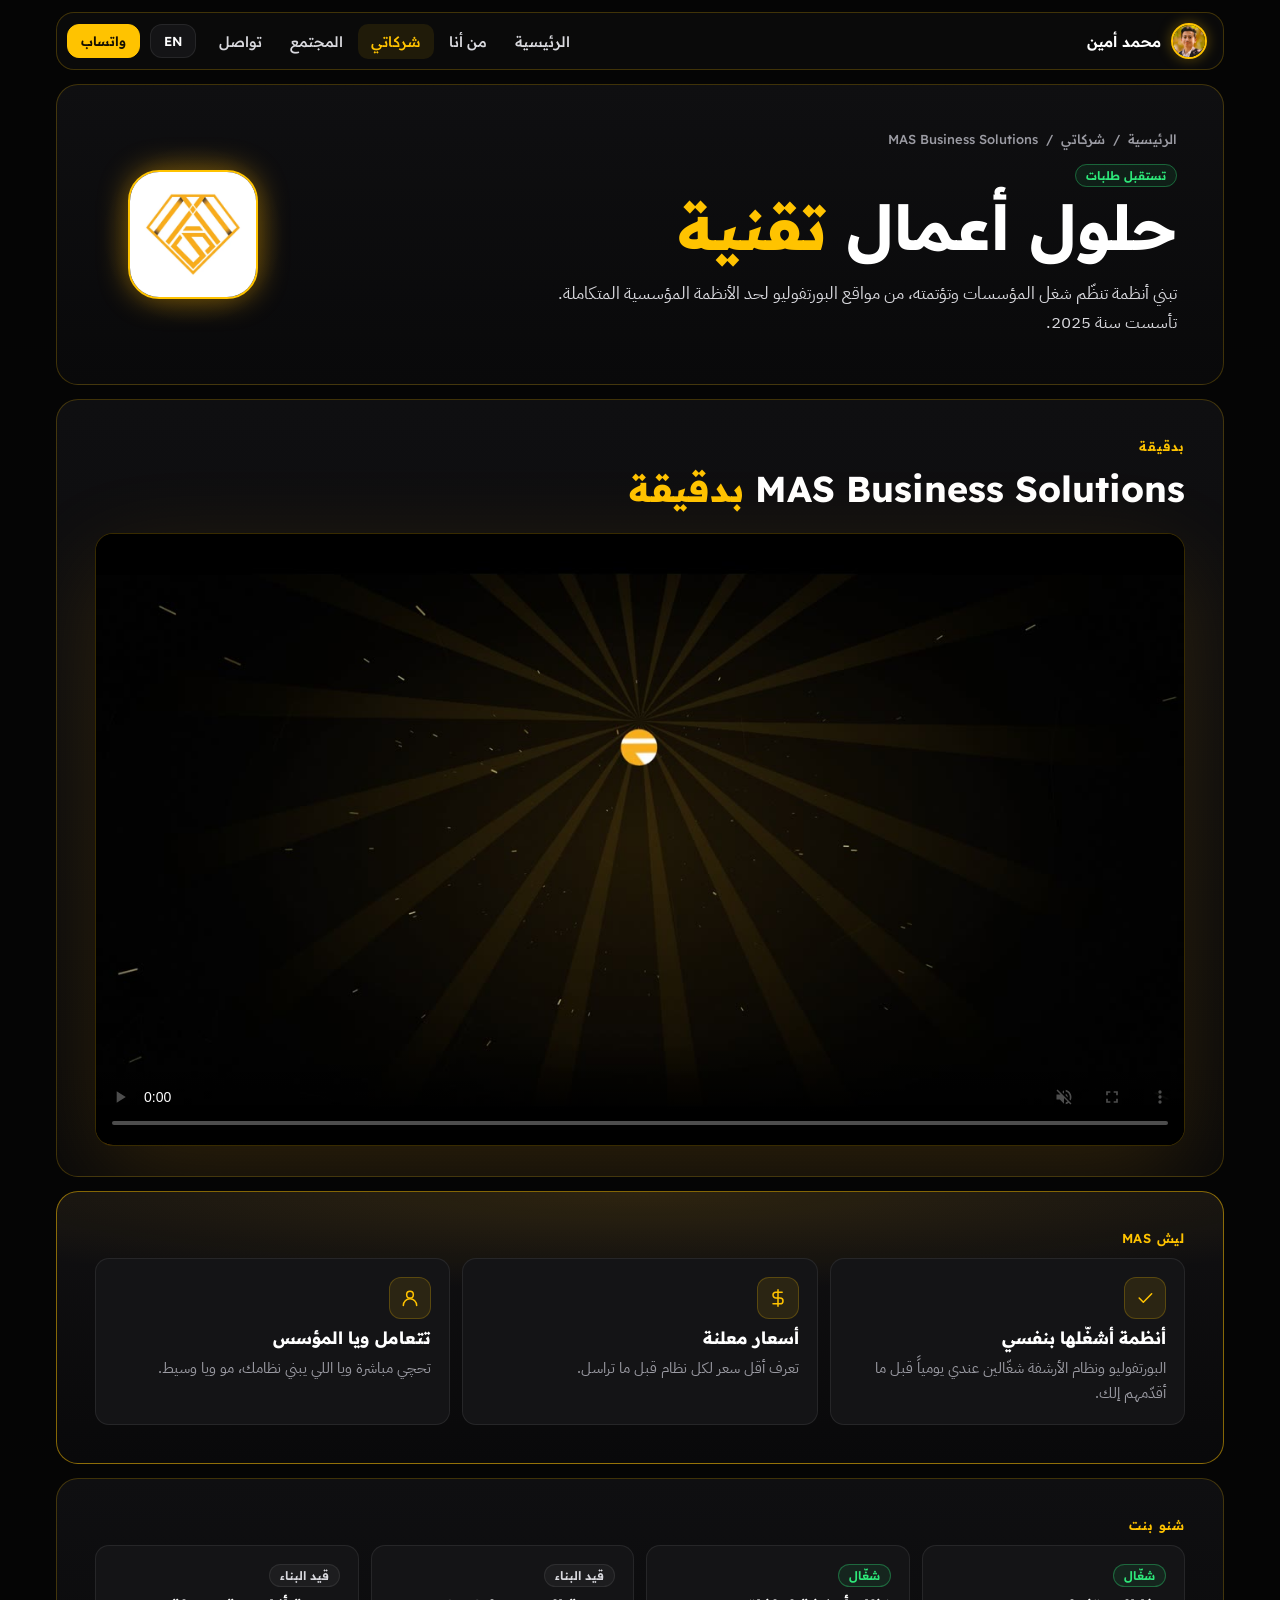
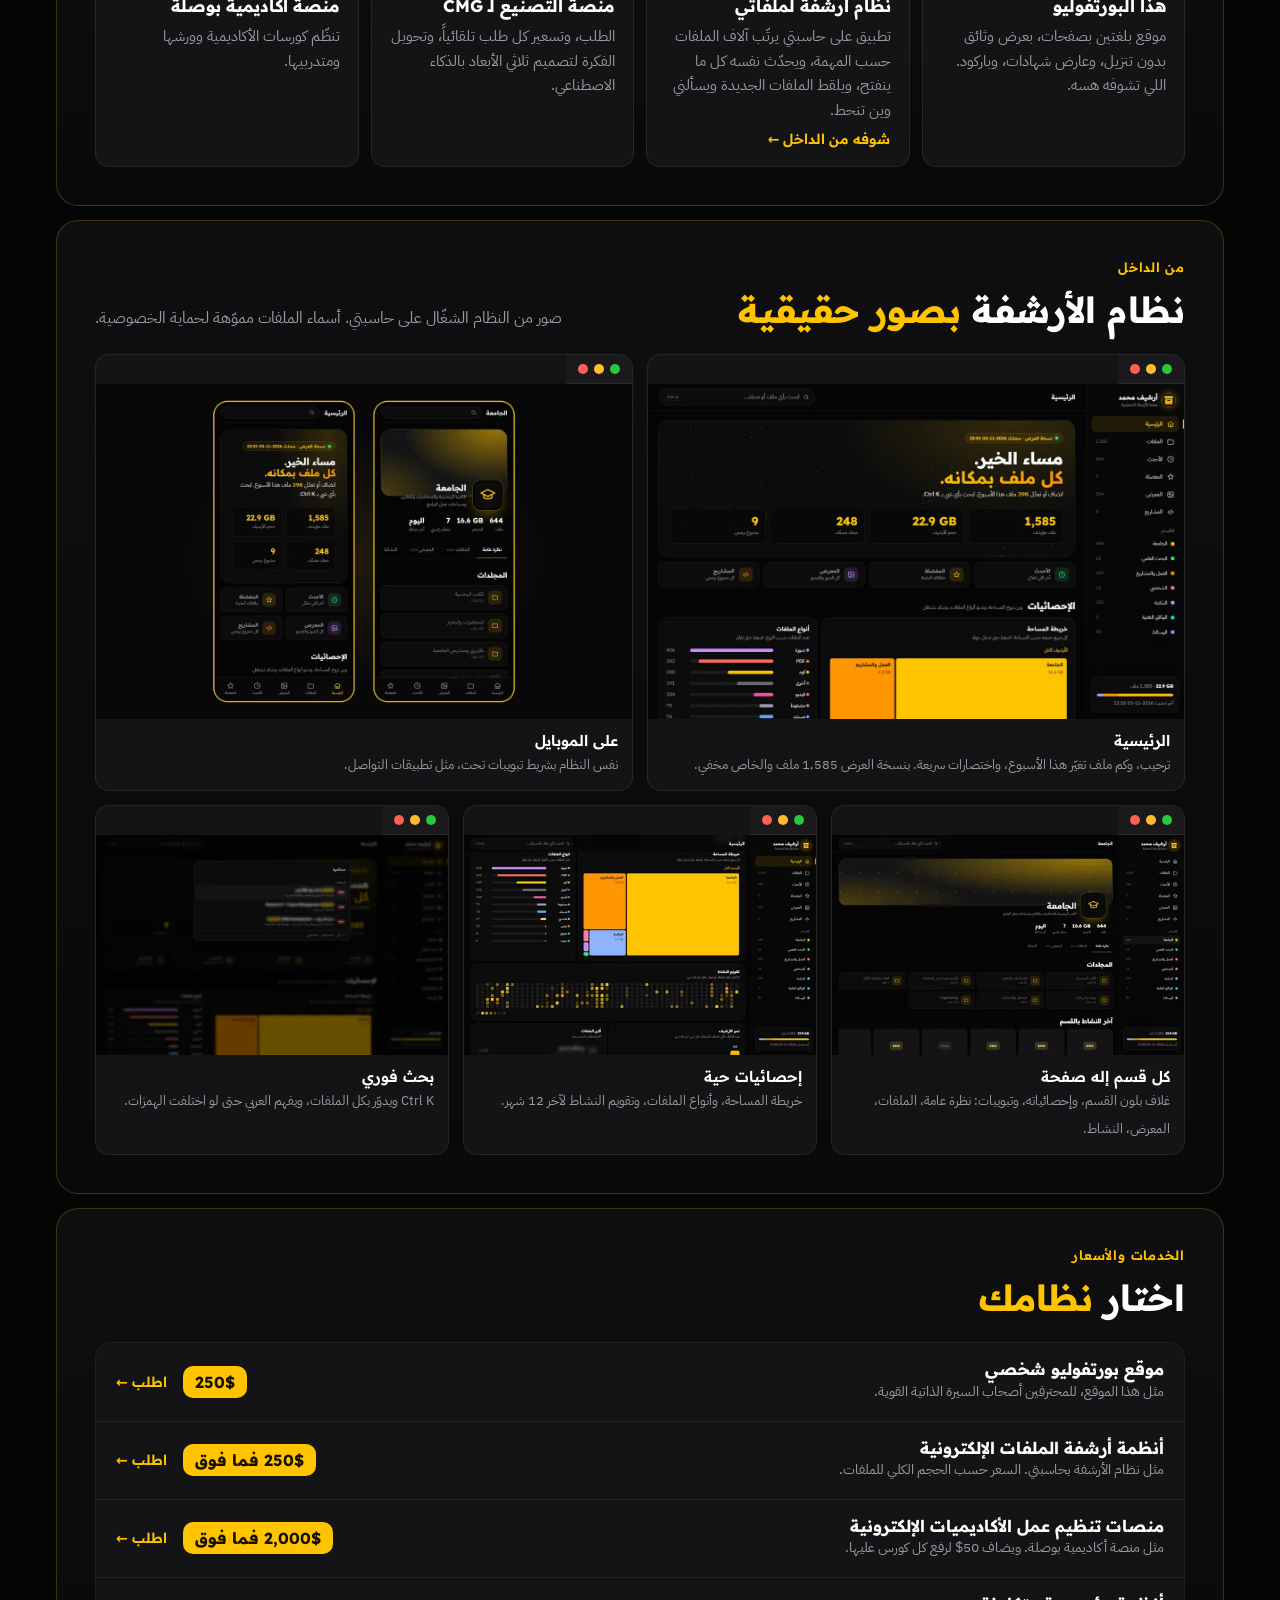
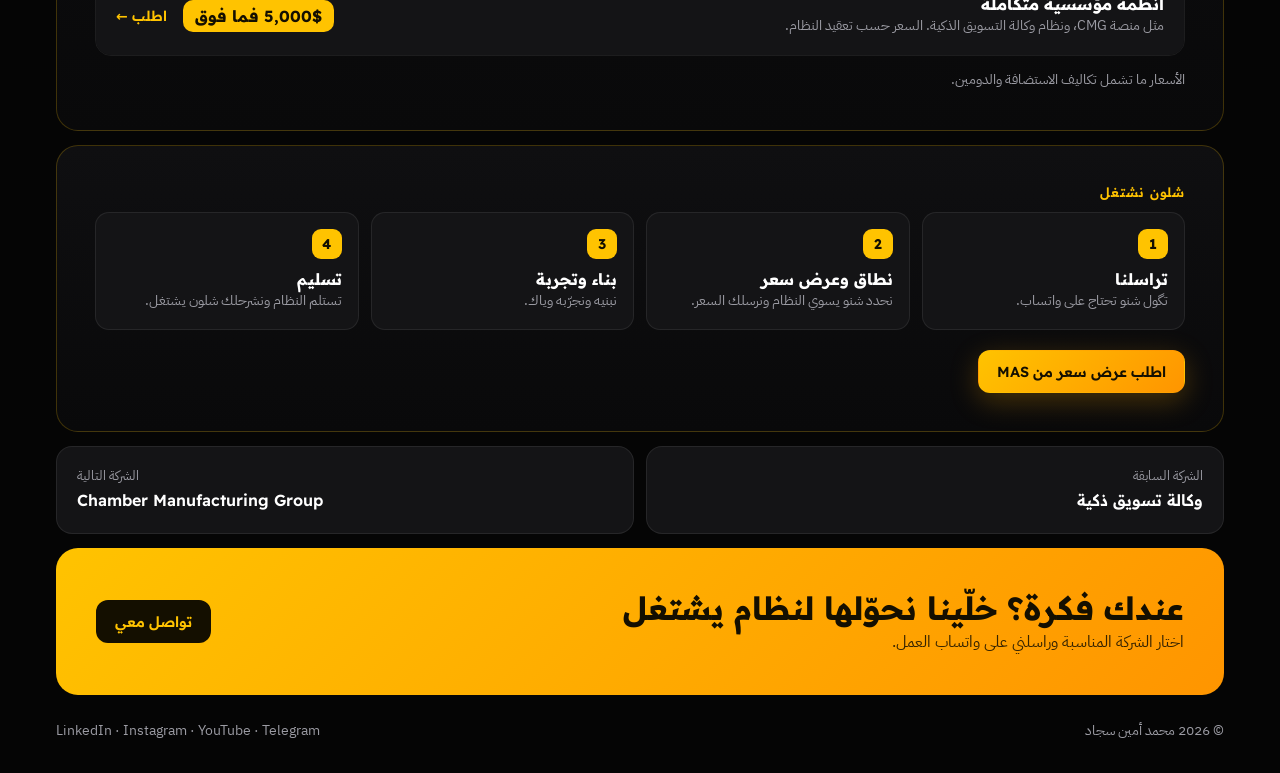
<file: mas.html>
<!doctype html>
<html lang="ar" dir="rtl">
<head>
<meta charset="utf-8">
<meta name="viewport" content="width=device-width, initial-scale=1, viewport-fit=cover">
<title>MAS Business Solutions · محمد أمين سجاد</title>
<meta name="description" content="حلول أعمال تقنية بأسعار معلنة: مواقع بورتفوليو، وأنظمة أرشفة، ومنصات أكاديميات، وأنظمة مؤسسية.">
<meta property="og:title" content="MAS Business Solutions · محمد أمين سجاد">
<meta property="og:description" content="حلول أعمال تقنية بأسعار معلنة: مواقع بورتفوليو، وأنظمة أرشفة، ومنصات أكاديميات، وأنظمة مؤسسية.">
<meta property="og:image" content="https://mohammedameensajjad-web.github.io/assets/og.jpg">
<meta property="og:url" content="https://mohammedameensajjad-web.github.io/mas.html">
<meta property="og:type" content="profile">
<meta name="twitter:card" content="summary_large_image">
<meta name="theme-color" content="#050505">
<link rel="icon" href="assets/favicon-64.png" sizes="64x64" type="image/png">
<link rel="icon" href="assets/favicon-32.png" sizes="32x32" type="image/png">
<link rel="apple-touch-icon" href="assets/apple-touch-icon.png">
<link rel="manifest" href="manifest.webmanifest">
<meta name="apple-mobile-web-app-title" content="محمد أمين">
<meta name="apple-mobile-web-app-capable" content="yes">
<meta name="apple-mobile-web-app-status-bar-style" content="black-translucent">
<link rel="stylesheet" href="assets/fonts/fonts.css">
<link rel="stylesheet" href="assets/site.css?v=57b6b9d4">
<script>document.documentElement.classList.add("js")</script>
<style>#splash{position:fixed;inset:0;z-index:200;display:grid;place-items:center;align-content:center;gap:18px;background:#050505;opacity:0;animation:spin-in .4s .35s forwards;transition:opacity .45s;font-family:"Readex Pro",system-ui,sans-serif;color:#fff}
#splash.done{opacity:0!important;animation:none;pointer-events:none}
#splash .sp{position:relative;width:104px;height:104px}
#splash .sp img{position:absolute;inset:10px;width:84px;height:84px;border-radius:50%;object-fit:cover}
#splash .sp i{position:absolute;inset:0;border-radius:50%;border:3px solid rgba(255,195,0,.15);border-top-color:#ffc300;border-right-color:#ff9500;animation:sp-rot 1s linear infinite;box-shadow:0 0 30px rgba(255,170,0,.25)}
#splash b{font-size:17px;font-weight:600;letter-spacing:.02em}
#splash .ln{width:150px;height:3px;border-radius:3px;background:rgba(255,195,0,.15);overflow:hidden}
#splash .ln::after{content:"";display:block;width:40%;height:100%;background:linear-gradient(90deg,#ff9500,#ffc300);animation:sp-ln 1.1s ease-in-out infinite}
@keyframes spin-in{to{opacity:1}}@keyframes sp-rot{to{transform:rotate(360deg)}}@keyframes sp-ln{0%{transform:translateX(-110%)}100%{transform:translateX(260%)}}
@media (prefers-reduced-motion:reduce){#splash .sp i,#splash .ln::after{animation:none}}</style>
</head>
<body data-page="companies">
<div id="splash" aria-hidden="true"><div class="sp"><img src="assets/apple-touch-icon.png" alt=""><i></i></div><b>محمد أمين سجاد</b><span class="ln"></span></div>
<header class="nav"><div class="wrap"><div class="bar">
  <a class="brand" href="index.html"><img class="mono" src="assets/apple-touch-icon.png" alt=""><span data-en="Mohammed Ameen">محمد أمين</span></a>
  <nav class="links"><a href="index.html" data-nav="home" data-en="Home">الرئيسية</a><a href="about.html" data-nav="about" data-en="About">من أنا</a><a href="companies.html" data-nav="companies" data-en="Companies">شركاتي</a><a href="community.html" data-nav="community" data-en="Community">المجتمع</a><a href="contact.html" data-nav="contact" data-en="Contact">تواصل</a></nav>
  <button class="pill" id="lang" type="button">EN</button>
  <a class="pill go wa" href="#" target="_blank" data-en="WhatsApp">واتساب</a>
</div></div></header>
<nav class="tabs" aria-label="Pages"><a href="index.html" data-nav="home"><svg class="i" viewBox="0 0 24 24"><path d="M3 11 12 4l9 7"/><path d="M5 10v10h14V10"/></svg><span data-en="Home">الرئيسية</span></a><a href="about.html" data-nav="about"><svg class="i" viewBox="0 0 24 24"><circle cx="12" cy="8" r="4"/><path d="M4 21a8 8 0 0 1 16 0"/></svg><span data-en="About">من أنا</span></a><a href="companies.html" data-nav="companies"><svg class="i" viewBox="0 0 24 24"><rect x="3" y="7" width="18" height="13" rx="3"/><path d="M9 7V5h6v2M3 13h18"/></svg><span data-en="Companies">شركاتي</span></a><a href="community.html" data-nav="community"><svg class="i" viewBox="0 0 24 24"><circle cx="9" cy="8" r="3.5"/><path d="M2.5 20a6.5 6.5 0 0 1 13 0"/><path d="M16 4.5a3.5 3.5 0 0 1 0 7M18 20a6 6 0 0 0-3-5.2"/></svg><span data-en="Community">المجتمع</span></a><a href="contact.html" data-nav="contact"><svg class="i" viewBox="0 0 24 24"><path d="M4 20l1.3-4A8 8 0 1 1 8 18.7z"/></svg><span data-en="Contact">تواصل</span></a></nav>
<main class="wrap">
<section class="panel band">
  <div><div class="crumb"><a href="index.html" data-en="Home">الرئيسية</a><span>/</span><a href="companies.html" data-en="Companies">شركاتي</a><span>/</span><span data-en="MAS Business Solutions">MAS Business Solutions</span></div>
    <span class="tag live" data-en="Taking orders">تستقبل طلبات</span>
    <h1 data-en="Tech business <em>solutions</em>">حلول أعمال <em>تقنية</em></h1>
    <p class="lead" data-en="Builds systems that organise and automate how businesses work, from portfolio websites to integrated enterprise systems. Founded in 2025.">تبني أنظمة تنظّم شغل المؤسسات وتؤتمته، من مواقع البورتفوليو لحد الأنظمة المؤسسية المتكاملة. تأسست سنة 2025.</p></div>
  <div class="emblem" aria-hidden="true"><img class="logo-em" src="assets/mas-logo.webp" alt="MAS Business Solutions"></div>
</section>
<section class="panel vstory">
  <div class="row"><div><div class="ph"><span class="lbl" data-en="In one minute">بدقيقة</span></div><h2 class="h2" data-en="MAS Business Solutions <em>in one minute</em>">MAS Business Solutions <em>بدقيقة</em></h2></div></div>
  <div class="vwrap"><video class="autov" playsinline muted loop controls preload="metadata" poster="assets/video/mas-poster.jpg"><source src="assets/video/mas.mp4" type="video/mp4"></video></div>
</section>
<section class="panel feat rv">
  <div class="ph"><span class="lbl" data-en="Why MAS">ليش MAS</span></div>
  <div class="grid g3">
    <div class="card"><div class="ic"><svg class="i" viewBox="0 0 24 24"><path d="m5 12 5 5L20 7"/></svg></div><h3 data-en="Systems I run myself">أنظمة أشغّلها بنفسي</h3><p data-en="The portfolio and the archiving system run for me every day before I offer them to you.">البورتفوليو ونظام الأرشفة شغّالين عندي يومياً قبل ما أقدّمهم إلك.</p></div>
    <div class="card"><div class="ic"><svg class="i" viewBox="0 0 24 24"><path d="M12 2v20M17 5H9.5a3.5 3.5 0 0 0 0 7h5a3.5 3.5 0 0 1 0 7H6"/></svg></div><h3 data-en="Published prices">أسعار معلنة</h3><p data-en="You know the minimum price of every system before you message.">تعرف أقل سعر لكل نظام قبل ما تراسل.</p></div>
    <div class="card"><div class="ic"><svg class="i" viewBox="0 0 24 24"><circle cx="12" cy="8" r="4"/><path d="M4 21a8 8 0 0 1 16 0"/></svg></div><h3 data-en="You deal with the founder">تتعامل ويا المؤسس</h3><p data-en="You talk directly to the person who builds your system, not a middleman.">تحچي مباشرة ويا اللي يبني نظامك، مو ويا وسيط.</p></div>
  </div>
</section>
<section class="panel rv">
  <div class="ph"><span class="lbl" data-en="What it built">شنو بنت</span></div>
  <div class="grid g4">
    <div class="card hov"><span class="tag live" data-en="Live">شغّال</span><h3 data-en="This portfolio">هذا البورتفوليو</h3><p data-en="A bilingual multi-page site with view-only documents, a certificate viewer and a QR code. You are looking at it.">موقع بلغتين بصفحات، بعرض وثائق بدون تنزيل، وعارض شهادات، وباركود. اللي تشوفه هسه.</p></div>
    <div class="card hov"><span class="tag live" data-en="Live">شغّال</span><h3 data-en="A personal archiving system">نظام أرشفة لملفاتي</h3><p data-en="An app on my computer that sorts thousands of files by task, refreshes itself every time it opens, and catches new files and asks where they go.">تطبيق على حاسبتي يرتّب آلاف الملفات حسب المهمة، ويحدّث نفسه كل ما ينفتح، ويلقط الملفات الجديدة ويسألني وين تنحط.</p><button class="lnk" type="button" data-open-gallery="arch" style="margin-top:auto;text-align:start" data-en="See it from the inside →">شوفه من الداخل ←</button></div>
    <div class="card hov"><span class="tag" data-en="Being built">قيد البناء</span><h3 data-en="CMG's manufacturing platform">منصة التصنيع لـ CMG</h3><p data-en="Ordering, per-order pricing and AI that turns an idea into a 3D design.">الطلب، وتسعير كل طلب تلقائياً، وتحويل الفكرة لتصميم ثلاثي الأبعاد بالذكاء الاصطناعي.</p></div>
    <div class="card hov"><span class="tag" data-en="Being built">قيد البناء</span><h3 data-en="Compass Academy's platform">منصة أكاديمية بوصلة</h3><p data-en="Organises the academy's courses, workshops and trainees.">تنظّم كورسات الأكاديمية وورشها ومتدربيها.</p></div>
  </div>
</section>
<section class="panel rv">
  <div class="row"><div><div class="ph"><span class="lbl" data-en="From the inside">من الداخل</span></div><h2 class="h2" data-en="The archiving system, <em>real screenshots</em>">نظام الأرشفة <em>بصور حقيقية</em></h2></div><p class="muted" data-en="Screenshots of the system running on my computer. File names are blurred for privacy.">صور من النظام الشغّال على حاسبتي. أسماء الملفات مموّهة لحماية الخصوصية.</p></div>
  <div class="shots" id="arch" data-gallery><button type="button" class="shot" data-src="assets/work/archive-1.webp"><span class="win"><i></i><i></i><i></i></span><img src="assets/work/archive-1.webp" alt="" loading="lazy" draggable="false"><span class="sc"><b data-en="Home">الرئيسية</b><small data-en="A greeting, how many files changed this week, and quick actions. The presentation copy shows 1,585 files with private ones hidden.">ترحيب، وكم ملف تغيّر هذا الأسبوع، واختصارات سريعة. بنسخة العرض 1,585 ملف والخاص مخفي.</small></span></button><button type="button" class="shot" data-src="assets/work/archive-2.webp"><span class="win"><i></i><i></i><i></i></span><img src="assets/work/archive-2.webp" alt="" loading="lazy" draggable="false"><span class="sc"><b data-en="On mobile">على الموبايل</b><small data-en="The same system with a bottom tab bar, like social apps.">نفس النظام بشريط تبويبات تحت، مثل تطبيقات التواصل.</small></span></button><button type="button" class="shot" data-src="assets/work/archive-3.webp"><span class="win"><i></i><i></i><i></i></span><img src="assets/work/archive-3-t.webp" alt="" loading="lazy" draggable="false"><span class="sc"><b data-en="Every section has a profile">كل قسم إله صفحة</b><small data-en="A cover in the section's colour, its stats, and tabs: overview, files, gallery, activity.">غلاف بلون القسم، وإحصائياته، وتبويبات: نظرة عامة، الملفات، المعرض، النشاط.</small></span></button><button type="button" class="shot" data-src="assets/work/archive-4.webp"><span class="win"><i></i><i></i><i></i></span><img src="assets/work/archive-4-t.webp" alt="" loading="lazy" draggable="false"><span class="sc"><b data-en="Live statistics">إحصائيات حية</b><small data-en="A storage map, file types, and a 12-month activity calendar.">خريطة المساحة، وأنواع الملفات، وتقويم النشاط لآخر 12 شهر.</small></span></button><button type="button" class="shot" data-src="assets/work/archive-5.webp"><span class="win"><i></i><i></i><i></i></span><img src="assets/work/archive-5-t.webp" alt="" loading="lazy" draggable="false"><span class="sc"><b data-en="Instant search">بحث فوري</b><small data-en="Ctrl K searches every file and understands Arabic spelling variations.">Ctrl K ويدوّر بكل الملفات، ويفهم العربي حتى لو اختلفت الهمزات.</small></span></button></div>
</section>
<section class="panel rv" id="pricing">
  <div class="row"><div><div class="ph"><span class="lbl" data-en="Services & prices">الخدمات والأسعار</span></div><h2 class="h2" data-en="Choose <em>your system</em>">اختار <em>نظامك</em></h2></div></div>
  <div class="prices"><div class="pr"><div><h3 data-en="Personal portfolio website">موقع بورتفوليو شخصي</h3><p data-en="Like this site, for professionals with a strong CV.">مثل هذا الموقع، للمحترفين أصحاب السيرة الذاتية القوية.</p></div><div class="d" data-en="$250">250$</div><a class="lnk wa" data-msg="موقع بورتفوليو شخصي من MAS" data-msg-en="a personal portfolio website from MAS" href="#" target="_blank" data-en="Request →">اطلب ←</a></div><div class="pr"><div><h3 data-en="Digital file archiving systems">أنظمة أرشفة الملفات الإلكترونية</h3><p data-en="Like my own archiving system. Priced by the total size of the files.">مثل نظام الأرشفة بحاسبتي. السعر حسب الحجم الكلي للملفات.</p></div><div class="d" data-en="$250+">250$ فما فوق</div><a class="lnk wa" data-msg="نظام أرشفة ملفات من MAS" data-msg-en="a file archiving system from MAS" href="#" target="_blank" data-en="Request →">اطلب ←</a></div><div class="pr"><div><h3 data-en="Online academy platforms">منصات تنظيم عمل الأكاديميات الإلكترونية</h3><p data-en="Like the Compass Academy platform. Plus $50 for each course uploaded.">مثل منصة أكاديمية بوصلة. ويضاف 50$ لرفع كل كورس عليها.</p></div><div class="d" data-en="$2,000+">2,000$ فما فوق</div><a class="lnk wa" data-msg="منصة أكاديمية إلكترونية من MAS" data-msg-en="an online academy platform from MAS" href="#" target="_blank" data-en="Request →">اطلب ←</a></div><div class="pr"><div><h3 data-en="Integrated enterprise systems">أنظمة مؤسسية متكاملة</h3><p data-en="Like the CMG platform and the smart marketing agency's system. Priced by the system's complexity.">مثل منصة CMG، ونظام وكالة التسويق الذكية. السعر حسب تعقيد النظام.</p></div><div class="d" data-en="$5,000+">5,000$ فما فوق</div><a class="lnk wa" data-msg="نظام مؤسسي متكامل من MAS" data-msg-en="an integrated enterprise system from MAS" href="#" target="_blank" data-en="Request →">اطلب ←</a></div></div>
  <p class="note" data-en="Prices exclude hosting and domain costs.">الأسعار ما تشمل تكاليف الاستضافة والدومين.</p>
</section>
<section class="panel rv">
  <div class="ph"><span class="lbl" data-en="How we work">شلون نشتغل</span></div>
  <div class="steps">
    <div><b>1</b><h3 data-en="You message us">تراسلنا</h3><p data-en="Tell us what you need on WhatsApp.">تگول شنو تحتاج على واتساب.</p></div>
    <div><b>2</b><h3 data-en="Scope and quote">نطاق وعرض سعر</h3><p data-en="We define what the system does and send the price.">نحدد شنو يسوي النظام ونرسلك السعر.</p></div>
    <div><b>3</b><h3 data-en="Build and test">بناء وتجربة</h3><p data-en="We build it and test it with you.">نبنيه ونجرّبه وياك.</p></div>
    <div><b>4</b><h3 data-en="Handover">تسليم</h3><p data-en="You receive the system and we walk you through it.">تستلم النظام ونشرحلك شلون يشتغل.</p></div>
  </div>
  <div class="btns" style="margin-top:20px"><a class="btn pri wa" data-msg="خدمات MAS Business Solutions" data-msg-en="MAS Business Solutions services" href="#" target="_blank" data-en="Request a quote from MAS">اطلب عرض سعر من MAS</a></div>
</section>
<nav class="pager rv"><a href="agency.html"><small data-en="Previous company">الشركة السابقة</small><b data-en="Smart marketing agency">وكالة تسويق ذكية</b></a><a href="cmg.html"><small data-en="Next company">الشركة التالية</small><b data-en="Chamber Manufacturing Group">Chamber Manufacturing Group</b></a></nav>
<section class="cta rv"><div><h2 data-en="Have an idea? Let's turn it into a working system">عندك فكرة؟ خلّينا نحوّلها لنظام يشتغل</h2><p data-en="Pick the right company and message me on the work WhatsApp.">اختار الشركة المناسبة وراسلني على واتساب العمل.</p></div>
  <div class="btns"><a class="btn" href="contact.html" data-en="Contact me">تواصل معي</a></div></section>
</main>
<footer><div class="wrap"><span>© <span id="yr"></span> <span data-en="Mohammed Ameen Sajjad">محمد أمين سجاد</span></span>
<span><a href="https://www.linkedin.com/in/mohammed-ameen-%D9%85%D8%AD%D9%85%D8%AF-%D8%A3%D9%85%D9%8A%D9%86-b5b935246" target="_blank">LinkedIn</a> · <a href="https://www.instagram.com/247_mas" target="_blank">Instagram</a> · <a href="https://www.youtube.com/@27_mas" target="_blank">YouTube</a> · <a class="tg" data-id="" href="#" target="_blank">Telegram</a></span></div></footer>
<script src="assets/site.js?v=968460df"></script>
</body>
</html>
</file>
<file: assets/fonts/fonts.css>
/* Self-hosted Google Fonts (SIL Open Font License). */
/* arabic */
@font-face {
  font-family: 'IBM Plex Sans Arabic';
  font-style: normal;
  font-weight: 400;
  font-display: swap;
  src: url(IBMPlexSansArabic-400-arabic.woff2) format('woff2');
  unicode-range: U+0600-06FF, U+0750-077F, U+0870-0891, U+0897-08E1, U+08E3-08FF, U+200C-200E, U+2010-2011, U+204F, U+2E41, U+FB50-FDFF, U+FE70-FE74, U+FE76-FEFC, U+102E0-102FB, U+10E60-10E7E, U+10EC2-10EC7, U+10EC9-10EEE, U+10EF0-10EFF, U+1EE00-1EE03, U+1EE05-1EE1F, U+1EE21-1EE22, U+1EE24, U+1EE27, U+1EE29-1EE32, U+1EE34-1EE37, U+1EE39, U+1EE3B, U+1EE42, U+1EE47, U+1EE49, U+1EE4B, U+1EE4D-1EE4F, U+1EE51-1EE52, U+1EE54, U+1EE57, U+1EE59, U+1EE5B, U+1EE5D, U+1EE5F, U+1EE61-1EE62, U+1EE64, U+1EE67-1EE6A, U+1EE6C-1EE72, U+1EE74-1EE77, U+1EE79-1EE7C, U+1EE7E, U+1EE80-1EE89, U+1EE8B-1EE9B, U+1EEA1-1EEA3, U+1EEA5-1EEA9, U+1EEAB-1EEBB, U+1EEF0-1EEF1;
}
/* latin-ext */
@font-face {
  font-family: 'IBM Plex Sans Arabic';
  font-style: normal;
  font-weight: 400;
  font-display: swap;
  src: url(IBMPlexSansArabic-400-latin-ext.woff2) format('woff2');
  unicode-range: U+0100-02BA, U+02BD-02C5, U+02C7-02CC, U+02CE-02D7, U+02DD-02FF, U+0304, U+0308, U+0329, U+1D00-1DBF, U+1E00-1E9F, U+1EF2-1EFF, U+2020, U+20A0-20AB, U+20AD-20C4, U+2113, U+2C60-2C7F, U+A720-A7FF;
}
/* latin */
@font-face {
  font-family: 'IBM Plex Sans Arabic';
  font-style: normal;
  font-weight: 400;
  font-display: swap;
  src: url(IBMPlexSansArabic-400-latin.woff2) format('woff2');
  unicode-range: U+0000-00FF, U+0131, U+0152-0153, U+02BB-02BC, U+02C6, U+02DA, U+02DC, U+0304, U+0308, U+0329, U+2000-206F, U+20AC, U+2122, U+2191, U+2193, U+2212, U+2215, U+FEFF, U+FFFD;
}
/* arabic */
@font-face {
  font-family: 'IBM Plex Sans Arabic';
  font-style: normal;
  font-weight: 500;
  font-display: swap;
  src: url(IBMPlexSansArabic-500-arabic.woff2) format('woff2');
  unicode-range: U+0600-06FF, U+0750-077F, U+0870-0891, U+0897-08E1, U+08E3-08FF, U+200C-200E, U+2010-2011, U+204F, U+2E41, U+FB50-FDFF, U+FE70-FE74, U+FE76-FEFC, U+102E0-102FB, U+10E60-10E7E, U+10EC2-10EC7, U+10EC9-10EEE, U+10EF0-10EFF, U+1EE00-1EE03, U+1EE05-1EE1F, U+1EE21-1EE22, U+1EE24, U+1EE27, U+1EE29-1EE32, U+1EE34-1EE37, U+1EE39, U+1EE3B, U+1EE42, U+1EE47, U+1EE49, U+1EE4B, U+1EE4D-1EE4F, U+1EE51-1EE52, U+1EE54, U+1EE57, U+1EE59, U+1EE5B, U+1EE5D, U+1EE5F, U+1EE61-1EE62, U+1EE64, U+1EE67-1EE6A, U+1EE6C-1EE72, U+1EE74-1EE77, U+1EE79-1EE7C, U+1EE7E, U+1EE80-1EE89, U+1EE8B-1EE9B, U+1EEA1-1EEA3, U+1EEA5-1EEA9, U+1EEAB-1EEBB, U+1EEF0-1EEF1;
}
/* latin-ext */
@font-face {
  font-family: 'IBM Plex Sans Arabic';
  font-style: normal;
  font-weight: 500;
  font-display: swap;
  src: url(IBMPlexSansArabic-500-latin-ext.woff2) format('woff2');
  unicode-range: U+0100-02BA, U+02BD-02C5, U+02C7-02CC, U+02CE-02D7, U+02DD-02FF, U+0304, U+0308, U+0329, U+1D00-1DBF, U+1E00-1E9F, U+1EF2-1EFF, U+2020, U+20A0-20AB, U+20AD-20C4, U+2113, U+2C60-2C7F, U+A720-A7FF;
}
/* latin */
@font-face {
  font-family: 'IBM Plex Sans Arabic';
  font-style: normal;
  font-weight: 500;
  font-display: swap;
  src: url(IBMPlexSansArabic-500-latin.woff2) format('woff2');
  unicode-range: U+0000-00FF, U+0131, U+0152-0153, U+02BB-02BC, U+02C6, U+02DA, U+02DC, U+0304, U+0308, U+0329, U+2000-206F, U+20AC, U+2122, U+2191, U+2193, U+2212, U+2215, U+FEFF, U+FFFD;
}
/* arabic */
@font-face {
  font-family: 'IBM Plex Sans Arabic';
  font-style: normal;
  font-weight: 600;
  font-display: swap;
  src: url(IBMPlexSansArabic-600-arabic.woff2) format('woff2');
  unicode-range: U+0600-06FF, U+0750-077F, U+0870-0891, U+0897-08E1, U+08E3-08FF, U+200C-200E, U+2010-2011, U+204F, U+2E41, U+FB50-FDFF, U+FE70-FE74, U+FE76-FEFC, U+102E0-102FB, U+10E60-10E7E, U+10EC2-10EC7, U+10EC9-10EEE, U+10EF0-10EFF, U+1EE00-1EE03, U+1EE05-1EE1F, U+1EE21-1EE22, U+1EE24, U+1EE27, U+1EE29-1EE32, U+1EE34-1EE37, U+1EE39, U+1EE3B, U+1EE42, U+1EE47, U+1EE49, U+1EE4B, U+1EE4D-1EE4F, U+1EE51-1EE52, U+1EE54, U+1EE57, U+1EE59, U+1EE5B, U+1EE5D, U+1EE5F, U+1EE61-1EE62, U+1EE64, U+1EE67-1EE6A, U+1EE6C-1EE72, U+1EE74-1EE77, U+1EE79-1EE7C, U+1EE7E, U+1EE80-1EE89, U+1EE8B-1EE9B, U+1EEA1-1EEA3, U+1EEA5-1EEA9, U+1EEAB-1EEBB, U+1EEF0-1EEF1;
}
/* latin-ext */
@font-face {
  font-family: 'IBM Plex Sans Arabic';
  font-style: normal;
  font-weight: 600;
  font-display: swap;
  src: url(IBMPlexSansArabic-600-latin-ext.woff2) format('woff2');
  unicode-range: U+0100-02BA, U+02BD-02C5, U+02C7-02CC, U+02CE-02D7, U+02DD-02FF, U+0304, U+0308, U+0329, U+1D00-1DBF, U+1E00-1E9F, U+1EF2-1EFF, U+2020, U+20A0-20AB, U+20AD-20C4, U+2113, U+2C60-2C7F, U+A720-A7FF;
}
/* latin */
@font-face {
  font-family: 'IBM Plex Sans Arabic';
  font-style: normal;
  font-weight: 600;
  font-display: swap;
  src: url(IBMPlexSansArabic-600-latin.woff2) format('woff2');
  unicode-range: U+0000-00FF, U+0131, U+0152-0153, U+02BB-02BC, U+02C6, U+02DA, U+02DC, U+0304, U+0308, U+0329, U+2000-206F, U+20AC, U+2122, U+2191, U+2193, U+2212, U+2215, U+FEFF, U+FFFD;
}
/* arabic */
@font-face {
  font-family: 'Readex Pro';
  font-style: normal;
  font-weight: 400;
  font-display: swap;
  src: url(ReadexPro-400-arabic.woff2) format('woff2');
  unicode-range: U+0600-06FF, U+0750-077F, U+0870-0891, U+0897-08E1, U+08E3-08FF, U+200C-200E, U+2010-2011, U+204F, U+2E41, U+FB50-FDFF, U+FE70-FE74, U+FE76-FEFC, U+102E0-102FB, U+10E60-10E7E, U+10EC2-10EC7, U+10EC9-10EEE, U+10EF0-10EFF, U+1EE00-1EE03, U+1EE05-1EE1F, U+1EE21-1EE22, U+1EE24, U+1EE27, U+1EE29-1EE32, U+1EE34-1EE37, U+1EE39, U+1EE3B, U+1EE42, U+1EE47, U+1EE49, U+1EE4B, U+1EE4D-1EE4F, U+1EE51-1EE52, U+1EE54, U+1EE57, U+1EE59, U+1EE5B, U+1EE5D, U+1EE5F, U+1EE61-1EE62, U+1EE64, U+1EE67-1EE6A, U+1EE6C-1EE72, U+1EE74-1EE77, U+1EE79-1EE7C, U+1EE7E, U+1EE80-1EE89, U+1EE8B-1EE9B, U+1EEA1-1EEA3, U+1EEA5-1EEA9, U+1EEAB-1EEBB, U+1EEF0-1EEF1;
}
/* latin-ext */
@font-face {
  font-family: 'Readex Pro';
  font-style: normal;
  font-weight: 400;
  font-display: swap;
  src: url(ReadexPro-400-latin-ext.woff2) format('woff2');
  unicode-range: U+0100-02BA, U+02BD-02C5, U+02C7-02CC, U+02CE-02D7, U+02DD-02FF, U+0304, U+0308, U+0329, U+1D00-1DBF, U+1E00-1E9F, U+1EF2-1EFF, U+2020, U+20A0-20AB, U+20AD-20C4, U+2113, U+2C60-2C7F, U+A720-A7FF;
}
/* latin */
@font-face {
  font-family: 'Readex Pro';
  font-style: normal;
  font-weight: 400;
  font-display: swap;
  src: url(ReadexPro-400-latin.woff2) format('woff2');
  unicode-range: U+0000-00FF, U+0131, U+0152-0153, U+02BB-02BC, U+02C6, U+02DA, U+02DC, U+0304, U+0308, U+0329, U+2000-206F, U+20AC, U+2122, U+2191, U+2193, U+2212, U+2215, U+FEFF, U+FFFD;
}
/* arabic */
@font-face {
  font-family: 'Readex Pro';
  font-style: normal;
  font-weight: 500;
  font-display: swap;
  src: url(ReadexPro-500-arabic.woff2) format('woff2');
  unicode-range: U+0600-06FF, U+0750-077F, U+0870-0891, U+0897-08E1, U+08E3-08FF, U+200C-200E, U+2010-2011, U+204F, U+2E41, U+FB50-FDFF, U+FE70-FE74, U+FE76-FEFC, U+102E0-102FB, U+10E60-10E7E, U+10EC2-10EC7, U+10EC9-10EEE, U+10EF0-10EFF, U+1EE00-1EE03, U+1EE05-1EE1F, U+1EE21-1EE22, U+1EE24, U+1EE27, U+1EE29-1EE32, U+1EE34-1EE37, U+1EE39, U+1EE3B, U+1EE42, U+1EE47, U+1EE49, U+1EE4B, U+1EE4D-1EE4F, U+1EE51-1EE52, U+1EE54, U+1EE57, U+1EE59, U+1EE5B, U+1EE5D, U+1EE5F, U+1EE61-1EE62, U+1EE64, U+1EE67-1EE6A, U+1EE6C-1EE72, U+1EE74-1EE77, U+1EE79-1EE7C, U+1EE7E, U+1EE80-1EE89, U+1EE8B-1EE9B, U+1EEA1-1EEA3, U+1EEA5-1EEA9, U+1EEAB-1EEBB, U+1EEF0-1EEF1;
}
/* latin-ext */
@font-face {
  font-family: 'Readex Pro';
  font-style: normal;
  font-weight: 500;
  font-display: swap;
  src: url(ReadexPro-500-latin-ext.woff2) format('woff2');
  unicode-range: U+0100-02BA, U+02BD-02C5, U+02C7-02CC, U+02CE-02D7, U+02DD-02FF, U+0304, U+0308, U+0329, U+1D00-1DBF, U+1E00-1E9F, U+1EF2-1EFF, U+2020, U+20A0-20AB, U+20AD-20C4, U+2113, U+2C60-2C7F, U+A720-A7FF;
}
/* latin */
@font-face {
  font-family: 'Readex Pro';
  font-style: normal;
  font-weight: 500;
  font-display: swap;
  src: url(ReadexPro-500-latin.woff2) format('woff2');
  unicode-range: U+0000-00FF, U+0131, U+0152-0153, U+02BB-02BC, U+02C6, U+02DA, U+02DC, U+0304, U+0308, U+0329, U+2000-206F, U+20AC, U+2122, U+2191, U+2193, U+2212, U+2215, U+FEFF, U+FFFD;
}
/* arabic */
@font-face {
  font-family: 'Readex Pro';
  font-style: normal;
  font-weight: 600;
  font-display: swap;
  src: url(ReadexPro-600-arabic.woff2) format('woff2');
  unicode-range: U+0600-06FF, U+0750-077F, U+0870-0891, U+0897-08E1, U+08E3-08FF, U+200C-200E, U+2010-2011, U+204F, U+2E41, U+FB50-FDFF, U+FE70-FE74, U+FE76-FEFC, U+102E0-102FB, U+10E60-10E7E, U+10EC2-10EC7, U+10EC9-10EEE, U+10EF0-10EFF, U+1EE00-1EE03, U+1EE05-1EE1F, U+1EE21-1EE22, U+1EE24, U+1EE27, U+1EE29-1EE32, U+1EE34-1EE37, U+1EE39, U+1EE3B, U+1EE42, U+1EE47, U+1EE49, U+1EE4B, U+1EE4D-1EE4F, U+1EE51-1EE52, U+1EE54, U+1EE57, U+1EE59, U+1EE5B, U+1EE5D, U+1EE5F, U+1EE61-1EE62, U+1EE64, U+1EE67-1EE6A, U+1EE6C-1EE72, U+1EE74-1EE77, U+1EE79-1EE7C, U+1EE7E, U+1EE80-1EE89, U+1EE8B-1EE9B, U+1EEA1-1EEA3, U+1EEA5-1EEA9, U+1EEAB-1EEBB, U+1EEF0-1EEF1;
}
/* latin-ext */
@font-face {
  font-family: 'Readex Pro';
  font-style: normal;
  font-weight: 600;
  font-display: swap;
  src: url(ReadexPro-600-latin-ext.woff2) format('woff2');
  unicode-range: U+0100-02BA, U+02BD-02C5, U+02C7-02CC, U+02CE-02D7, U+02DD-02FF, U+0304, U+0308, U+0329, U+1D00-1DBF, U+1E00-1E9F, U+1EF2-1EFF, U+2020, U+20A0-20AB, U+20AD-20C4, U+2113, U+2C60-2C7F, U+A720-A7FF;
}
/* latin */
@font-face {
  font-family: 'Readex Pro';
  font-style: normal;
  font-weight: 600;
  font-display: swap;
  src: url(ReadexPro-600-latin.woff2) format('woff2');
  unicode-range: U+0000-00FF, U+0131, U+0152-0153, U+02BB-02BC, U+02C6, U+02DA, U+02DC, U+0304, U+0308, U+0329, U+2000-206F, U+20AC, U+2122, U+2191, U+2193, U+2212, U+2215, U+FEFF, U+FFFD;
}
/* arabic */
@font-face {
  font-family: 'Readex Pro';
  font-style: normal;
  font-weight: 700;
  font-display: swap;
  src: url(ReadexPro-700-arabic.woff2) format('woff2');
  unicode-range: U+0600-06FF, U+0750-077F, U+0870-0891, U+0897-08E1, U+08E3-08FF, U+200C-200E, U+2010-2011, U+204F, U+2E41, U+FB50-FDFF, U+FE70-FE74, U+FE76-FEFC, U+102E0-102FB, U+10E60-10E7E, U+10EC2-10EC7, U+10EC9-10EEE, U+10EF0-10EFF, U+1EE00-1EE03, U+1EE05-1EE1F, U+1EE21-1EE22, U+1EE24, U+1EE27, U+1EE29-1EE32, U+1EE34-1EE37, U+1EE39, U+1EE3B, U+1EE42, U+1EE47, U+1EE49, U+1EE4B, U+1EE4D-1EE4F, U+1EE51-1EE52, U+1EE54, U+1EE57, U+1EE59, U+1EE5B, U+1EE5D, U+1EE5F, U+1EE61-1EE62, U+1EE64, U+1EE67-1EE6A, U+1EE6C-1EE72, U+1EE74-1EE77, U+1EE79-1EE7C, U+1EE7E, U+1EE80-1EE89, U+1EE8B-1EE9B, U+1EEA1-1EEA3, U+1EEA5-1EEA9, U+1EEAB-1EEBB, U+1EEF0-1EEF1;
}
/* latin-ext */
@font-face {
  font-family: 'Readex Pro';
  font-style: normal;
  font-weight: 700;
  font-display: swap;
  src: url(ReadexPro-700-latin-ext.woff2) format('woff2');
  unicode-range: U+0100-02BA, U+02BD-02C5, U+02C7-02CC, U+02CE-02D7, U+02DD-02FF, U+0304, U+0308, U+0329, U+1D00-1DBF, U+1E00-1E9F, U+1EF2-1EFF, U+2020, U+20A0-20AB, U+20AD-20C4, U+2113, U+2C60-2C7F, U+A720-A7FF;
}
/* latin */
@font-face {
  font-family: 'Readex Pro';
  font-style: normal;
  font-weight: 700;
  font-display: swap;
  src: url(ReadexPro-700-latin.woff2) format('woff2');
  unicode-range: U+0000-00FF, U+0131, U+0152-0153, U+02BB-02BC, U+02C6, U+02DA, U+02DC, U+0304, U+0308, U+0329, U+2000-206F, U+20AC, U+2122, U+2191, U+2193, U+2212, U+2215, U+FEFF, U+FFFD;
}
</file>
<file: assets/site.css>
/* Layout: a small multi-page site. Each page = a header band with an animated emblem, then framed black panels.
   One accent (saturated gold) on near-black; motion is spent on the home circuit canvas, emblems, counters and reveals. */
@view-transition{navigation:auto}
:root{
  color-scheme:dark;
  --bg:#050505; --panel:#0c0c0d; --panel-2:#141416; --panel-3:#1c1c1f;
  --line:rgba(255,195,0,.22); --line-2:rgba(255,255,255,.08);
  --gold:#ffc300; --amber:#ff9500; --gold-ink:#140f00; --green:#2ee87a;
  --ink:#ffffff; --ink-2:#d9d9de; --muted:#9b9ba3;
  --display:"Readex Pro","IBM Plex Sans Arabic",system-ui,sans-serif;
  --body:"IBM Plex Sans Arabic","Readex Pro",system-ui,sans-serif;
  --r:22px; --r-sm:14px;
}
*{box-sizing:border-box}
html{scroll-behavior:smooth;scroll-padding-top:110px}
body{margin:0;background:var(--bg);color:var(--ink);font:400 16px/1.75 var(--body);-webkit-font-smoothing:antialiased}
body::before{content:"";position:fixed;inset:0 0 auto;height:env(safe-area-inset-top,0px);z-index:60;background:var(--bg)}
img{max-width:100%;display:block}
a{color:inherit;text-decoration:none}
button{font:inherit;color:inherit}
h1,h2,h3{font-family:var(--display);margin:0;line-height:1.25;text-wrap:balance}
p{margin:0}
:focus-visible{outline:2px solid var(--gold);outline-offset:3px;border-radius:8px}
.wrap{max-width:1200px;margin:0 auto;padding-left:max(16px,env(safe-area-inset-left,0px));padding-right:max(16px,env(safe-area-inset-right,0px))}
main{display:grid;gap:14px;padding-block:14px 0}
.i{width:20px;height:20px;fill:none;stroke:currentColor;stroke-width:1.8;stroke-linecap:round;stroke-linejoin:round;flex:none}
::view-transition-old(root){animation:vt-out .25s ease both}
::view-transition-new(root){animation:vt-in .35s ease both}
@keyframes vt-out{to{opacity:0;transform:translateY(-8px)}}
@keyframes vt-in{from{opacity:0;transform:translateY(10px)}}

/* Header */
.nav{position:sticky;top:env(safe-area-inset-top,0px);z-index:50;padding-top:12px}
.bar{display:flex;align-items:center;gap:10px;padding:10px;border:1px solid var(--line);border-radius:18px;background:rgba(12,12,13,.84);backdrop-filter:blur(16px);-webkit-backdrop-filter:blur(16px)}
.brand{display:flex;align-items:center;gap:10px;font:600 15px var(--display);white-space:nowrap;padding-inline:6px}
.mono{width:36px;height:36px;border-radius:50%;object-fit:cover;border:2px solid var(--gold);box-shadow:0 0 14px rgba(255,195,0,.35)}
.links{display:flex;gap:2px;margin-inline-start:auto}
.links a{padding:8px 13px;border-radius:10px;color:var(--ink-2);font:500 14.5px var(--display);transition:background .2s,color .2s}
.links a:hover,.links a.on{color:var(--gold);background:rgba(255,195,0,.09)}
.pill{border:1px solid var(--line-2);background:var(--panel-2);border-radius:12px;padding:8px 13px;cursor:pointer;font:600 13px var(--display)}
.go{background:var(--gold);color:var(--gold-ink);border-color:var(--gold)}

/* Mobile tab bar */
.tabs{display:none}
@media (max-width:860px){
  .links,.bar .go{display:none}
  .bar{justify-content:space-between}
  .tabs{display:grid;grid-template-columns:repeat(5,1fr);position:fixed;inset:auto 0 0 0;z-index:45;padding:6px max(6px,env(safe-area-inset-right,0px)) calc(6px + env(safe-area-inset-bottom,0px)) max(6px,env(safe-area-inset-left,0px));background:rgba(8,8,9,.95);border-top:1px solid var(--line);backdrop-filter:blur(14px);-webkit-backdrop-filter:blur(14px)}
  .tabs a{display:grid;justify-items:center;gap:2px;padding:6px 2px;border-radius:12px;color:var(--muted);font:500 11.5px var(--display)}
  .tabs a.on{color:var(--gold);background:rgba(255,195,0,.08)}
  .tabs .i{width:22px;height:22px}
  body{padding-bottom:78px}
}

/* Panels & common */
.panel{position:relative;background:linear-gradient(180deg,#0f0f11,#09090a);border:1px solid var(--line);border-radius:var(--r);padding:clamp(20px,3.2vw,38px);overflow:hidden}
.panel.feat{border-color:rgba(255,195,0,.5);background:radial-gradient(120% 60% at 50% 0%,rgba(255,180,0,.12),transparent 60%),linear-gradient(180deg,#111012,#09090a)}
.ph{display:flex;align-items:center;gap:10px;margin-bottom:12px}
.lbl{font:600 13px var(--display);letter-spacing:.06em;color:var(--gold);text-transform:uppercase}
.h2{font-size:clamp(24px,3.2vw,36px);font-weight:700}
.h2 em,.em{font-style:normal;color:var(--gold)}
.lead{color:var(--ink-2);font-size:17px;max-width:64ch}
.muted{color:var(--muted)}
.row{display:flex;align-items:flex-end;justify-content:space-between;gap:12px 30px;flex-wrap:wrap;margin-bottom:22px}
.row > div{min-width:0}
.sub{font:600 15px var(--display);color:var(--ink);margin:28px 0 12px;display:flex;align-items:center;gap:10px}
.sub::after{content:"";flex:1;height:1px;background:var(--line-2)}
.grid{display:grid;gap:12px}
.g2{grid-template-columns:repeat(2,minmax(0,1fr))}.g3{grid-template-columns:repeat(3,minmax(0,1fr))}.g4{grid-template-columns:repeat(4,minmax(0,1fr))}
.card{background:var(--panel-2);border:1px solid var(--line-2);border-radius:var(--r-sm);padding:18px;display:flex;flex-direction:column;gap:8px;min-width:0;transition:border-color .25s,transform .25s,box-shadow .25s}
a.card:hover,.card.hov:hover{border-color:var(--line);transform:translateY(-3px);box-shadow:0 14px 40px rgba(255,170,0,.08)}
.card h3{font-size:17px}
.card p{color:var(--muted);font-size:14.5px;line-height:1.7}
.ic{width:42px;height:42px;border-radius:12px;display:grid;place-items:center;background:rgba(255,195,0,.1);border:1px solid var(--line);color:var(--gold);flex:none}
.tag{align-self:flex-start;font:600 12px var(--display);padding:3px 10px;border-radius:999px;border:1px solid var(--line-2);color:var(--ink-2);background:rgba(255,255,255,.04);white-space:nowrap}
.tag.live{color:var(--green);border-color:rgba(46,232,122,.35);background:rgba(46,232,122,.08)}
.tag.soon{color:var(--gold);border-color:var(--line);background:rgba(255,195,0,.08)}
.btns{display:flex;flex-wrap:wrap;gap:10px;align-items:center}
.btn{display:inline-flex;align-items:center;gap:8px;padding:11px 18px;border-radius:12px;font:600 14.5px var(--display);cursor:pointer;border:1px solid var(--line);background:transparent;transition:transform .2s,background .2s,box-shadow .2s}
.btn:hover{transform:translateY(-1px)}
.btn.pri{background:linear-gradient(135deg,var(--gold),var(--amber));color:var(--gold-ink);border-color:transparent;box-shadow:0 8px 28px rgba(255,170,0,.25)}
.btn.pri:hover{box-shadow:0 12px 36px rgba(255,170,0,.4)}
.btn.out:hover{background:rgba(255,195,0,.08)}
.lnk{background:none;border:0;padding:0;cursor:pointer;color:var(--gold);font:600 14px var(--display);white-space:nowrap}
.chips{display:flex;flex-wrap:wrap;gap:8px}
.chips span{font:500 13.5px var(--display);padding:6px 12px;border-radius:10px;background:var(--panel-3);border:1px solid var(--line-2);color:var(--ink-2)}

/* Reveal on scroll (content stays visible without JS) */
.js .rv{opacity:0;transform:translateY(18px);transition:opacity .7s ease,transform .7s ease}
.js .rv.in{opacity:1;transform:none}

/* Inner-page header band */
.band{display:grid;grid-template-columns:minmax(0,1fr) auto;gap:24px;align-items:center;padding:clamp(24px,4vw,46px)}
.crumb{display:flex;gap:8px;align-items:center;color:var(--muted);font:500 13px var(--display);margin-bottom:14px}
.crumb a:hover{color:var(--gold)}
.band h1{font-size:clamp(34px,5.4vw,62px);font-weight:700}
.band h1 em{font-style:normal;color:var(--gold)}
.band .lead{margin-top:12px}
.emblem{width:clamp(120px,16vw,180px);aspect-ratio:1;display:grid;place-items:center;border-radius:50%;background:radial-gradient(closest-side,rgba(255,180,0,.22),transparent);color:var(--gold)}
.emblem svg{width:62%;height:62%;fill:none;stroke:currentColor;stroke-width:1.4;stroke-linecap:round;stroke-linejoin:round;filter:drop-shadow(0 0 14px rgba(255,180,0,.5))}

/* Home hero */
.hero{position:relative;display:grid;grid-template-columns:minmax(0,1.15fr) minmax(0,.85fr);gap:30px;align-items:center;min-height:min(640px,82vh)}
#circuit{position:absolute;inset:0;width:100%;height:100%;opacity:.7;pointer-events:none}
.hero > *:not(canvas){position:relative}
.status{display:inline-flex;align-items:center;gap:8px;font:500 13px var(--display);padding:6px 12px;border-radius:999px;border:1px solid var(--line-2);background:rgba(20,20,22,.8);color:var(--ink-2)}
.status i{width:8px;height:8px;border-radius:50%;background:var(--green);box-shadow:0 0 10px var(--green);animation:blink 2s infinite}
@keyframes blink{50%{opacity:.35}}
.kick{font:600 15px var(--display);color:var(--ink-2);margin:20px 0 6px}
.hero h1{font-size:clamp(42px,6.6vw,80px);font-weight:700;letter-spacing:-.01em}
.hero h1 b{color:var(--gold);font-weight:700}
.rot{display:inline-grid;color:var(--gold)}
.rot span{grid-area:1/1;opacity:0;transform:translateY(60%);transition:opacity .5s,transform .5s}
.rot span.on{opacity:1;transform:none}
.hero .lead{margin:14px 0 24px;font-size:18px}
.photo{justify-self:center;width:min(100%,400px)}
.frame{aspect-ratio:1;border-radius:50%;padding:6px;background:conic-gradient(from var(--a,200deg),var(--gold),var(--amber),transparent 45%,transparent 70%,var(--gold));box-shadow:0 0 70px rgba(255,170,0,.3);animation:halo 6s ease-in-out infinite}
@keyframes halo{50%{box-shadow:0 0 95px rgba(255,170,0,.42)}}
@property --a{syntax:"<angle>";inherits:false;initial-value:200deg}
@keyframes spin{to{--a:560deg}}
.frame img{width:100%;height:100%;object-fit:cover;object-position:center 30%;border-radius:50%;border:5px solid var(--bg)}
.stats{margin:-48px auto 0;width:min(100%,380px);display:grid;grid-template-columns:repeat(3,1fr);border:1px solid var(--line);border-radius:16px;background:rgba(14,14,16,.86);backdrop-filter:blur(14px);-webkit-backdrop-filter:blur(14px);position:relative}
.stats div{padding:12px 6px;text-align:center}
.stats div+div{border-inline-start:1px solid var(--line-2)}
.stats b{display:block;font:700 22px var(--display);color:var(--gold);font-variant-numeric:tabular-nums}
.stats span{font-size:12.5px;color:var(--muted)}

/* Doors (home navigation) */
.doors{display:grid;grid-template-columns:repeat(4,minmax(0,1fr));gap:12px}
.door{position:relative;display:flex;flex-direction:column;gap:10px;min-height:230px;padding:22px;border-radius:var(--r);border:1px solid var(--line);background:linear-gradient(180deg,#121214,#0a0a0b);overflow:hidden;transition:transform .3s,border-color .3s}
.door::after{content:"";position:absolute;inset:auto -30% -60% auto;width:80%;aspect-ratio:1;border-radius:50%;background:radial-gradient(closest-side,rgba(255,180,0,.22),transparent);transition:transform .5s}
[dir="rtl"] .door::after{inset:auto auto -60% -30%}
.door:hover{transform:translateY(-4px);border-color:rgba(255,195,0,.55)}
.door:hover::after{transform:scale(1.35)}
.door .big{width:56px;height:56px;border-radius:16px;display:grid;place-items:center;background:linear-gradient(135deg,var(--gold),var(--amber));color:var(--gold-ink)}
.door .big .i{width:28px;height:28px}
.door h2{font-size:22px;margin-top:auto}
.door p{color:var(--muted);font-size:14.5px}
.door .arr{position:absolute;top:22px;inset-inline-end:22px;color:var(--gold);transition:transform .3s}
.door:hover .arr{transform:translateX(-6px)}
[dir="ltr"] .door:hover .arr{transform:translateX(6px)}
[dir="ltr"] .door .arr{transform:scaleX(-1)}

/* Marquee */
.marq{overflow:hidden;mask-image:linear-gradient(90deg,transparent,#000 12%,#000 88%,transparent);-webkit-mask-image:linear-gradient(90deg,transparent,#000 12%,#000 88%,transparent)}
.marq div{display:flex;gap:44px;width:max-content;animation:marq 26s linear infinite}
.marq b{font:600 16px var(--display);color:var(--ink-2);white-space:nowrap}
.marq b::before{content:"◆";color:var(--gold);margin-inline-end:14px;font-size:10px;vertical-align:middle}
@keyframes marq{to{transform:translateX(50%)}}
[dir="ltr"] .marq div{animation-name:marq-l}
@keyframes marq-l{to{transform:translateX(-50%)}}

/* Sub tabs (about page) */
.stabs{position:sticky;top:calc(env(safe-area-inset-top,0px) + 82px);z-index:30;display:flex;gap:6px;padding:6px;border-radius:14px;border:1px solid var(--line-2);background:rgba(12,12,13,.9);backdrop-filter:blur(12px);-webkit-backdrop-filter:blur(12px);overflow-x:auto;scrollbar-width:none}
.stabs button{flex:none;border:0;background:transparent;color:var(--ink-2);font:600 14px var(--display);padding:9px 14px;border-radius:10px;cursor:pointer}
.stabs button.on{background:var(--gold);color:var(--gold-ink)}
.tabpane[hidden]{display:none!important}
.tabpane{animation:fadeup .45s ease both}
@keyframes fadeup{from{opacity:0;transform:translateY(10px)}}

/* Story timeline */
.story{position:relative;display:grid;gap:14px;padding-inline-start:34px}
.story::before{content:"";position:absolute;top:6px;bottom:6px;inset-inline-start:11px;width:2px;background:linear-gradient(var(--gold),rgba(255,195,0,.1))}
.st{position:relative}
.st::before{content:"";position:absolute;top:22px;inset-inline-start:-29px;width:14px;height:14px;border-radius:50%;background:var(--bg);border:3px solid var(--gold);box-shadow:0 0 12px rgba(255,195,0,.6)}
.st .yr{font:700 14px var(--display);color:var(--gold)}
.st h3{font-size:18px;margin:2px 0 6px}
.st p{color:var(--muted);font-size:15px}
.st .lesson{margin-top:8px;font-size:13.5px;color:var(--ink-2);display:flex;gap:6px}
.st .lesson b{color:var(--gold);font-weight:600}

/* Certificates */
.filters{display:flex;gap:8px;flex-wrap:wrap;margin-bottom:14px}
.filters button{border:1px solid var(--line-2);background:var(--panel-2);color:var(--ink-2);font:600 13.5px var(--display);padding:7px 13px;border-radius:999px;cursor:pointer}
.filters button.on{background:var(--gold);color:var(--gold-ink);border-color:var(--gold)}
.cgrid{display:grid;grid-template-columns:repeat(4,minmax(0,1fr));gap:14px}
.cert{display:flex;flex-direction:column;gap:10px;padding:10px;border-radius:14px;background:var(--panel-2);border:1px solid var(--line-2);cursor:zoom-in;text-align:start;min-width:0;transition:transform .3s,border-color .3s,box-shadow .3s}
.cert:hover{transform:translateY(-4px);border-color:var(--line);box-shadow:0 16px 40px rgba(255,170,0,.1)}
.cert .th{aspect-ratio:4/3;border-radius:9px;background:#ffffff;overflow:hidden;display:grid;place-items:center}
.cert .th img{width:100%;height:100%;object-fit:contain;transition:transform .5s}
.cert:hover .th img{transform:scale(1.05)}
.cert b{display:block;font:600 14px/1.45 var(--display);padding-inline:4px}
.cert small{display:block;color:var(--muted);font-size:12.5px;padding-inline:4px}
.lb{position:fixed;inset:0;z-index:95;display:none;align-items:center;justify-content:center;flex-direction:column;gap:14px;background:rgba(0,0,0,.92);backdrop-filter:blur(14px);-webkit-backdrop-filter:blur(14px);
  padding:calc(16px + env(safe-area-inset-top,0px)) max(16px,env(safe-area-inset-right,0px)) calc(16px + env(safe-area-inset-bottom,0px)) max(16px,env(safe-area-inset-left,0px))}
.lb.on{display:flex}
.lb img{max-width:min(980px,100%);max-height:72vh;border-radius:12px;background:#ffffff;box-shadow:0 30px 80px rgba(0,0,0,.6);user-select:none;-webkit-user-drag:none;pointer-events:none;animation:zoomin .35s cubic-bezier(.2,.8,.2,1)}
@keyframes zoomin{from{opacity:0;transform:scale(.85)}}
.lb .cap{text-align:center}
.lb .cap b{display:block;font:600 16px var(--display)}
.lb .cap small{color:var(--muted)}
.lb .ctl{display:flex;gap:10px;align-items:center}
.lb button{width:46px;height:46px;border-radius:50%;border:1px solid var(--line);background:var(--panel-2);color:var(--gold);cursor:pointer;display:grid;place-items:center}
.lb .n{font:600 13px var(--display);color:var(--muted);min-width:60px;text-align:center;font-variant-numeric:tabular-nums}

/* CV & books */
.cv{display:flex;align-items:center;justify-content:space-between;gap:16px;flex-wrap:wrap;padding:20px 22px;border-radius:16px;border:1px solid var(--line);background:linear-gradient(135deg,rgba(255,195,0,.13),rgba(255,149,0,.04))}
.cv h3{font-size:20px}
.cv p{color:var(--ink-2);font-size:14.5px}
.books{display:grid;grid-template-columns:repeat(6,minmax(0,1fr));gap:22px 16px;perspective:1200px}
.book{display:flex;flex-direction:column;gap:8px;background:none;border:0;padding:0;cursor:pointer;text-align:start;direction:ltr;min-width:0}
.book .cover{position:relative;display:block;aspect-ratio:2/3;border-radius:3px 8px 8px 3px;overflow:hidden;transform-origin:left center;transform-style:preserve-3d;
  box-shadow:-6px 10px 24px rgba(0,0,0,.6),inset 6px 0 10px rgba(0,0,0,.35);transition:transform .6s cubic-bezier(.2,.8,.2,1),box-shadow .6s}
.book .cover::before{content:"";position:absolute;inset:0 auto 0 0;width:9px;background:linear-gradient(90deg,rgba(0,0,0,.45),rgba(255,255,255,.18),rgba(0,0,0,.2));z-index:1}
.book .cover::after{content:"";position:absolute;inset:0;background:linear-gradient(115deg,rgba(255,255,255,.22),transparent 40%);opacity:0;transition:opacity .4s}
.book img{width:100%;height:100%;object-fit:cover}
.book:hover .cover{transform:rotateY(-18deg) translateY(-6px);box-shadow:-14px 18px 34px rgba(0,0,0,.7),0 0 0 1px var(--line)}
.book:hover .cover::after{opacity:1}
.book.open .cover{transform:rotateY(-32deg) translateY(-10px) scale(1.04);box-shadow:-20px 24px 40px rgba(0,0,0,.75),0 0 30px rgba(255,170,0,.35)}
.book b{font:600 13px/1.35 var(--display);color:var(--ink)}
.book small{color:var(--muted);font-size:12px}

/* Prices, steps, list rows */
.prices{display:grid;border:1px solid var(--line-2);border-radius:16px;overflow:hidden}
.pr{display:grid;grid-template-columns:minmax(0,1fr) auto auto;gap:16px;align-items:center;padding:16px 20px;background:var(--panel-2)}
.pr+.pr{border-top:1px solid var(--line-2)}
.pr h3{font-size:16.5px}
.pr p{color:var(--muted);font-size:14px}
.pr .d{font:700 16px var(--display);color:var(--gold-ink);background:var(--gold);padding:6px 12px;border-radius:10px;white-space:nowrap;font-variant-numeric:tabular-nums}
.note{color:var(--muted);font-size:13.5px;margin:12px 0 0}
.steps{display:grid;grid-template-columns:repeat(4,minmax(0,1fr));gap:12px;counter-reset:s}
.steps div{position:relative;padding:16px;border-radius:14px;background:var(--panel-2);border:1px solid var(--line-2);min-width:0}
.steps b{display:grid;place-items:center;width:30px;height:30px;border-radius:9px;background:var(--gold);color:var(--gold-ink);font:700 14px var(--display);margin-bottom:10px}
.steps h3{font-size:16px}.steps p{color:var(--muted);font-size:14px}
.ws{display:grid;border:1px solid var(--line-2);border-radius:16px;overflow:hidden}
.wi{display:grid;grid-template-columns:120px minmax(0,1fr) auto;gap:18px;align-items:center;padding:16px 20px;background:var(--panel-2)}
.wi+.wi{border-top:1px solid var(--line-2)}
.wi .d{font:600 13px var(--display);color:var(--gold);font-variant-numeric:tabular-nums}
.wi h3{font-size:16.5px}
.wi .o{color:var(--muted);font-size:14px}
.wi .acts{display:flex;gap:16px;flex-wrap:wrap;justify-content:flex-end}
.wi.hl{background:linear-gradient(90deg,rgba(255,195,0,.11),var(--panel-2))}
[dir="rtl"] .wi.hl{background:linear-gradient(270deg,rgba(255,195,0,.11),var(--panel-2))}
.yr{font:600 13px var(--display);color:var(--gold)}
.org{font-size:13.5px;color:var(--ink-2)}

/* Brand hub & pager */
.brands{display:grid;grid-template-columns:repeat(2,minmax(0,1fr));gap:12px}
.brand-card{position:relative;display:grid;grid-template-columns:auto minmax(0,1fr);gap:18px;align-items:center;padding:24px;border-radius:var(--r);border:1px solid var(--line);background:linear-gradient(180deg,#121214,#0a0a0b);transition:transform .3s,border-color .3s;overflow:hidden}
.brand-card:hover{transform:translateY(-4px);border-color:rgba(255,195,0,.55)}
.brand-card .emblem{width:96px}
.brand-card h2{font-size:21px;margin:6px 0 4px}
.brand-card p{color:var(--muted);font-size:14.5px}
.pager{display:grid;grid-template-columns:1fr 1fr;gap:12px}
.pager a{padding:18px 20px;border-radius:16px;border:1px solid var(--line-2);background:var(--panel-2);transition:border-color .2s}
.pager a:hover{border-color:var(--line)}
.pager small{display:block;color:var(--muted);font-size:12.5px}
.pager b{font:600 16px var(--display)}
.pager a:last-child{text-align:end}

/* Community */
.plat{display:grid;grid-template-columns:repeat(4,minmax(0,1fr));gap:12px}
.pf{position:relative;display:flex;flex-direction:column;gap:10px;padding:22px;border-radius:var(--r);border:1px solid var(--line-2);background:var(--panel-2);overflow:hidden;transition:transform .3s,border-color .3s}
.pf:hover{transform:translateY(-4px);border-color:var(--line)}
.pf.main{border-color:var(--line);background:radial-gradient(100% 80% at 100% 0%,rgba(255,180,0,.16),transparent 60%),var(--panel-2)}
.pf .ic{width:50px;height:50px}
.pf h3{font-size:19px}
.pf p{color:var(--muted);font-size:14.5px}
.pf .lnk{margin-top:auto}
.vids{display:grid;grid-template-columns:repeat(3,minmax(0,1fr));gap:12px}
.vid{display:block;border-radius:16px;overflow:hidden;border:1px solid var(--line-2);background:var(--panel-2);transition:transform .3s,border-color .3s}
.vid:hover{transform:translateY(-4px);border-color:var(--line)}
.vid .th{position:relative;aspect-ratio:16/9;background:#111 center/cover}
.vid .th::after{content:"";position:absolute;inset:0;background:linear-gradient(transparent 40%,rgba(0,0,0,.7))}
.vid .play{position:absolute;inset:0;margin:auto;width:58px;height:58px;border-radius:50%;display:grid;place-items:center;background:var(--gold);color:var(--gold-ink);z-index:1;box-shadow:0 0 0 8px rgba(255,195,0,.2);transition:transform .3s}
.vid:hover .play{transform:scale(1.1)}
.vid .play .i{fill:currentColor;stroke:none;width:22px;height:22px;margin-inline-start:3px}
[dir="rtl"] .vid .play .i{margin:0 0 0 0}
.vid div.t{padding:14px 16px}
.vid h3{font-size:16px}
.vid small{color:var(--muted);font-size:13px}

/* Contact */
.contact{display:grid;grid-template-columns:minmax(0,1fr) minmax(0,1fr);gap:24px}
form{display:grid;gap:10px;margin-top:18px}
label{font:500 13px var(--display);color:var(--muted)}
input,select,textarea{width:100%;font:15px var(--body);color:var(--ink);background:var(--panel-2);border:1px solid var(--line-2);border-radius:12px;padding:12px 14px}
textarea{min-height:120px;resize:vertical}
input:focus,select:focus,textarea:focus{outline:none;border-color:var(--gold)}
.pick{display:flex;gap:8px;flex-wrap:wrap}
.pick button{border:1px solid var(--line-2);background:var(--panel-2);color:var(--ink-2);font:600 13px var(--display);padding:8px 12px;border-radius:10px;cursor:pointer}
.pick button.on{border-color:var(--gold);color:var(--gold);background:rgba(255,195,0,.08)}
.info{display:grid;gap:10px;align-content:start}
.info a{display:flex;align-items:center;gap:12px;padding:12px 14px;border-radius:12px;background:var(--panel-2);border:1px solid var(--line-2);min-width:0;transition:border-color .2s}
.info a:hover{border-color:var(--line)}
.info a div{min-width:0}
.info small{display:block;color:var(--muted);font-size:12.5px}
.info b{font:600 14.5px var(--display);direction:ltr;overflow-wrap:anywhere;display:block;text-align:start}
.qrrow{display:flex;gap:16px;align-items:center;padding:16px;border-radius:14px;background:linear-gradient(135deg,var(--gold),var(--amber));color:var(--gold-ink)}
.qrrow #qr{width:112px;height:112px;background:#ffffff;border-radius:10px;padding:8px;flex:none}
.qrrow b{font:700 17px var(--display)}
.qrrow p{font-size:13.5px}
.qrrow button{margin-top:10px;background:var(--gold-ink);color:var(--gold);border:0;border-radius:10px;padding:8px 13px;font:600 13px var(--display);cursor:pointer}

.socials{display:grid;grid-template-columns:repeat(3,minmax(0,1fr));gap:10px}
.info .so,.so{position:relative;display:grid;justify-items:center;gap:8px;padding:18px 8px;border-radius:16px;background:var(--panel-2);border:1px solid var(--line-2);overflow:hidden;transition:transform .3s,border-color .3s}
.so::before{content:"";position:absolute;inset:auto 0 -60% 0;height:100%;background:radial-gradient(closest-side,var(--c),transparent);opacity:0;transition:opacity .35s}
.so span{position:relative;width:56px;height:56px;border-radius:18px;display:grid;place-items:center;background:color-mix(in srgb,var(--c) 16%,transparent);border:1px solid color-mix(in srgb,var(--c) 45%,transparent);color:var(--c);transition:transform .35s,background .35s,color .35s}
.so .i{width:26px;height:26px}
.so b{position:relative;font:600 13.5px var(--display)}
.so:hover{transform:translateY(-4px);border-color:color-mix(in srgb,var(--c) 55%,transparent)}
.so:hover::before{opacity:.35}
.so:hover span{transform:scale(1.08) rotate(-6deg);background:var(--c);color:#ffffff}

/* Closing CTA + footer */
.cta{display:flex;align-items:center;justify-content:space-between;gap:18px;flex-wrap:wrap;padding:clamp(22px,3.6vw,40px);border-radius:var(--r);background:linear-gradient(135deg,var(--gold),var(--amber));color:var(--gold-ink)}
.cta h2{font-size:clamp(22px,3vw,32px)}
.cta p{font-size:15.5px;opacity:.85}
.cta .btn{background:var(--gold-ink);color:var(--gold);border-color:transparent}
footer{padding-block:24px 30px;color:var(--muted);font-size:13.5px}
footer .wrap{display:flex;justify-content:space-between;gap:12px;flex-wrap:wrap}
footer a:hover{color:var(--gold)}

/* Document viewer */
.viewer{position:fixed;inset:0;z-index:90;background:rgba(0,0,0,.9);backdrop-filter:blur(16px);-webkit-backdrop-filter:blur(16px);display:none;flex-direction:column}
.viewer.on{display:flex}
.vbar{display:flex;align-items:center;gap:12px;padding-top:calc(12px + env(safe-area-inset-top,0px));padding-bottom:12px;padding-left:max(18px,env(safe-area-inset-left,0px));padding-right:max(18px,env(safe-area-inset-right,0px));border-bottom:1px solid var(--line-2);background:rgba(15,15,16,.92)}
.vbar b{flex:1;font:600 15px var(--display);white-space:nowrap;overflow:hidden;text-overflow:ellipsis}
.vbar small{color:var(--muted);font-size:13px}
.vclose{width:38px;height:38px;border-radius:50%;border:1px solid var(--line-2);background:var(--panel-2);cursor:pointer;font-size:17px}
.vpages{flex:1;overflow:auto;padding:22px 14px 60px;display:flex;flex-direction:column;align-items:center;gap:16px;user-select:none;-webkit-user-select:none}
.vpages img{width:min(920px,100%);border-radius:12px;background:#ffffff;pointer-events:none;-webkit-user-drag:none;box-shadow:0 20px 60px rgba(0,0,0,.5)}
.vnote{color:var(--muted);font-size:13.5px}

/* Emblem motion */
.spin-slow{animation:rot 18s linear infinite;transform-origin:50% 50%}
.needle{animation:needle 4s ease-in-out infinite;transform-origin:12px 12px}
@keyframes needle{0%,100%{transform:rotate(-25deg)}50%{transform:rotate(30deg)}}
.wave{animation:wave 1.8s ease-out infinite;transform-origin:12px 12px}
.wave.w2{animation-delay:.6s}
@keyframes wave{0%{opacity:0;transform:scale(.7)}40%{opacity:1}100%{opacity:0;transform:scale(1.15)}}
@keyframes rot{to{transform:rotate(360deg)}}
.cube{width:96px;height:96px;position:relative;transform-style:preserve-3d;animation:cube 9s linear infinite}
.cube i{position:absolute;inset:0;border:2px solid var(--gold);background:rgba(255,195,0,.07);box-shadow:inset 0 0 18px rgba(255,195,0,.25)}
.cube i:nth-child(1){transform:translateZ(48px)}.cube i:nth-child(2){transform:rotateY(180deg) translateZ(48px)}
.cube i:nth-child(3){transform:rotateY(90deg) translateZ(48px)}.cube i:nth-child(4){transform:rotateY(-90deg) translateZ(48px)}
.cube i:nth-child(5){transform:rotateX(90deg) translateZ(48px)}.cube i:nth-child(6){transform:rotateX(-90deg) translateZ(48px)}
@keyframes cube{from{transform:rotateX(-22deg) rotateY(0)}to{transform:rotateX(-22deg) rotateY(360deg)}}
.emblem.c3d{perspective:500px}
.brand-card .cube{width:56px;height:56px}
.brand-card .cube i:nth-child(1){transform:translateZ(28px)}.brand-card .cube i:nth-child(2){transform:rotateY(180deg) translateZ(28px)}
.brand-card .cube i:nth-child(3){transform:rotateY(90deg) translateZ(28px)}.brand-card .cube i:nth-child(4){transform:rotateY(-90deg) translateZ(28px)}
.brand-card .cube i:nth-child(5){transform:rotateX(90deg) translateZ(28px)}.brand-card .cube i:nth-child(6){transform:rotateX(-90deg) translateZ(28px)}

@media (max-width:1040px){
  .doors,.plat{grid-template-columns:repeat(2,minmax(0,1fr))}
  .g4,.steps{grid-template-columns:repeat(2,minmax(0,1fr))}
  .cgrid{grid-template-columns:repeat(3,minmax(0,1fr))}
  .books{grid-template-columns:repeat(4,minmax(0,1fr))}
}
@media (max-width:760px){
  .hero,.contact,.band{grid-template-columns:1fr}
  .hero{min-height:0}
  .photo{order:-1;width:100%}.frame{width:190px;margin:0 auto}
  .stats{width:min(100%,330px);margin-top:-26px}.stats b{font-size:19px}
  .hero h1{font-size:40px}.hero .lead{font-size:16.5px}
  .band .emblem{order:-1;width:110px}
  .g2,.g3,.g4,.vids,.brands{grid-template-columns:1fr}
  .cgrid{grid-template-columns:repeat(2,minmax(0,1fr));gap:10px}.cert b{font-size:13px}
  .steps{grid-template-columns:repeat(2,minmax(0,1fr))}.pr .d{justify-self:start}
  .doors{grid-template-columns:repeat(2,minmax(0,1fr));gap:10px}
  .door{min-height:170px;padding:16px}.door h2{font-size:18px}.door p{font-size:13px}.door .big{width:46px;height:46px}
  .plat{grid-template-columns:1fr}.pf.main{grid-column:auto}
  .books{grid-template-columns:repeat(3,minmax(0,1fr))}
  .wi{grid-template-columns:1fr;gap:4px}.wi .acts{justify-content:flex-start}
  .pr{grid-template-columns:1fr auto;row-gap:10px}.pr > div:first-child{grid-column:1/-1}.pr .lnk{justify-self:end}
  .brand-card{grid-template-columns:1fr;padding:20px}
  .stabs{top:calc(env(safe-area-inset-top,0px) + 76px)}
  .pager{grid-template-columns:1fr}.pager a:last-child{text-align:start}
}
@media (prefers-reduced-motion:reduce){
  *,*::before,*::after{animation:none!important;transition:none!important;scroll-behavior:auto!important}
  .js .rv{opacity:1;transform:none}
}

/* Real screenshots of built systems */
.shots{display:grid;grid-template-columns:repeat(6,minmax(0,1fr));gap:14px}
.shot{grid-column:span 2}.shot:nth-child(-n+2){grid-column:span 3}
.shot{display:flex;flex-direction:column;padding:0;border-radius:14px;overflow:hidden;border:1px solid var(--line-2);background:var(--panel-2);cursor:zoom-in;text-align:start;min-width:0;transition:transform .3s,border-color .3s,box-shadow .3s}
.shot:hover{transform:translateY(-4px);border-color:var(--line);box-shadow:0 18px 50px rgba(255,170,0,.12)}
.shot .win{display:flex;gap:6px;padding:9px 12px;background:#1a1a1d;border-bottom:1px solid var(--line-2);direction:ltr}
.shot .win i{width:10px;height:10px;border-radius:50%;background:#ff5f57}.shot .win i:nth-child(2){background:#febc2e}.shot .win i:nth-child(3){background:#28c840}
.shot img{width:100%;aspect-ratio:16/10;object-fit:cover;object-position:top;transition:transform .6s}
.shot:hover img{transform:scale(1.02)}
.shot .sc{display:block;padding:12px 14px}
.shot .sc b{display:block;font:600 15px var(--display)}
.shot .sc small{color:var(--muted);font-size:13px}
@media (max-width:760px){.shots{grid-template-columns:1fr}.shot,.shot:nth-child(-n+2){grid-column:auto}}

/* Article cards with covers */
.post{padding:0;overflow:hidden;gap:0}
.post .pcv{display:block;aspect-ratio:16/9;overflow:hidden;border-bottom:1px solid var(--line-2);background:#0b0b0c}
.post .pcv img{width:100%;height:100%;object-fit:cover;transition:transform .6s cubic-bezier(.2,.8,.2,1)}
.post:hover .pcv img{transform:scale(1.05)}
.post h3,.post p,.post .lnk{margin-inline:18px}
.post h3{margin-top:16px}.post p{margin-top:6px}.post .lnk{margin-block:12px 18px}

/* Intro video */
.vbtn{display:inline-flex;align-items:center;gap:14px;margin-top:18px;padding:8px 18px 8px 8px;border-radius:999px;border:1px solid var(--line);background:rgba(20,20,22,.8);cursor:pointer;text-align:start;transition:border-color .3s,transform .3s}
[dir="rtl"] .vbtn{padding:8px 8px 8px 18px}
.vbtn:hover{border-color:rgba(255,195,0,.6);transform:translateY(-2px)}
.vbtn .pl{position:relative;width:46px;height:46px;border-radius:50%;display:grid;place-items:center;background:linear-gradient(135deg,var(--gold),var(--amber));color:var(--gold-ink)}
.vbtn .pl::after{content:"";position:absolute;inset:-6px;border-radius:50%;border:2px solid rgba(255,195,0,.5);animation:ping 2.4s ease-out infinite}
@keyframes ping{0%{transform:scale(.85);opacity:1}100%{transform:scale(1.35);opacity:0}}
.vbtn .pl .i{fill:currentColor;stroke:none;width:18px;height:18px}
.vbtn b{display:block;font:600 15px var(--display)}
.vbtn small{color:var(--muted);font-size:12.5px}
.vstory{padding-bottom:clamp(18px,3vw,30px)}
.vwrap{position:relative;border-radius:18px;overflow:hidden;border:1px solid var(--line);box-shadow:0 30px 100px rgba(255,170,0,.14);background:#000;aspect-ratio:16/9}
.vwrap video{width:100%;height:100%;display:block;object-fit:cover;cursor:pointer}
.unmute{position:absolute;inset-inline-start:50%;bottom:22px;transform:translateX(-50%);display:inline-flex;align-items:center;gap:12px;padding:10px 22px 10px 10px;border-radius:999px;border:0;
  background:linear-gradient(135deg,var(--gold),var(--amber));color:var(--gold-ink);font:700 16px var(--display);cursor:pointer;box-shadow:0 0 0 0 rgba(255,195,0,.6);animation:ring 1.8s infinite}
[dir="rtl"] .unmute{transform:translateX(50%);padding:10px 10px 10px 22px}
.unmute .pl{width:40px;height:40px;border-radius:50%;display:grid;place-items:center;background:var(--gold-ink);color:var(--gold)}
.unmute .pl .i{fill:currentColor;stroke:none;width:16px;height:16px}
@keyframes ring{0%{box-shadow:0 0 0 0 rgba(255,195,0,.6)}100%{box-shadow:0 0 0 22px rgba(255,195,0,0)}}
.replay{position:absolute;inset:0;margin:auto;width:max-content;height:max-content;padding:14px 26px;border-radius:999px;border:1px solid var(--line);background:rgba(10,10,11,.85);color:var(--gold);font:700 17px var(--display);cursor:pointer}
@media (max-width:760px){.unmute{bottom:12px;font-size:14px}.unmute .pl{width:34px;height:34px}}

/* Fixes 2026-10-31: hidden buttons really hide; sound button in the centre; logo emblem */
[hidden]{display:none!important}
.unmute{bottom:auto;top:50%;transform:translate(-50%,-50%)}
[dir="rtl"] .unmute{transform:translate(50%,-50%)}
@media (max-width:760px){.unmute{bottom:auto}}
.emblem .logo-em{width:72%;height:72%;border-radius:24%;object-fit:cover;border:2px solid var(--gold);box-shadow:0 0 30px rgba(255,180,0,.45)}
.brand-card .emblem .logo-em{width:86%;height:86%}

/* iOS Safari: overflow on <body> turns it into a scroll box and drags fixed bars around. Clip on <html> instead. */
html{overflow-x:hidden}
@supports (overflow:clip){html{overflow-x:clip}}
.tabs{transform:translateZ(0);-webkit-transform:translateZ(0)}
/* Compact sound button */
.unmute{gap:8px;padding:6px 16px 6px 6px;font-size:14px;white-space:nowrap;animation:ring 2.2s infinite}
[dir="rtl"] .unmute{padding:6px 6px 6px 16px}
.unmute .pl{width:32px;height:32px}
.unmute .pl .i{width:13px;height:13px}
@keyframes ring{0%{box-shadow:0 0 0 0 rgba(255,195,0,.5)}100%{box-shadow:0 0 0 12px rgba(255,195,0,0)}}
@media (max-width:760px){.unmute{font-size:13px;padding:5px 14px 5px 5px}[dir="rtl"] .unmute{padding:5px 5px 5px 14px}.unmute .pl{width:28px;height:28px}}

/* Spotlight that follows the pointer on panels and cards (mouse devices only) */
@media (hover:hover) and (pointer:fine){
  .panel,.card,.door,.brand-card,.cert,.shot{--mx:-500px;--my:-500px}
  .panel::after,.door::before,.brand-card::before{content:"";position:absolute;inset:0;border-radius:inherit;pointer-events:none;
    background:radial-gradient(420px circle at var(--mx) var(--my),rgba(255,195,0,.08),transparent 60%);transition:opacity .3s;z-index:0}
  .card,.cert{background-image:radial-gradient(260px circle at var(--mx) var(--my),rgba(255,195,0,.09),transparent 65%)}
}
/* Scroll progress */
#prog{position:fixed;top:0;left:0;right:0;height:3px;z-index:70;transform-origin:0 50%;transform:scaleX(0);background:linear-gradient(90deg,var(--amber),var(--gold));box-shadow:0 0 12px rgba(255,195,0,.6);pointer-events:none}
[dir="rtl"] #prog{transform-origin:100% 50%}
</file>
